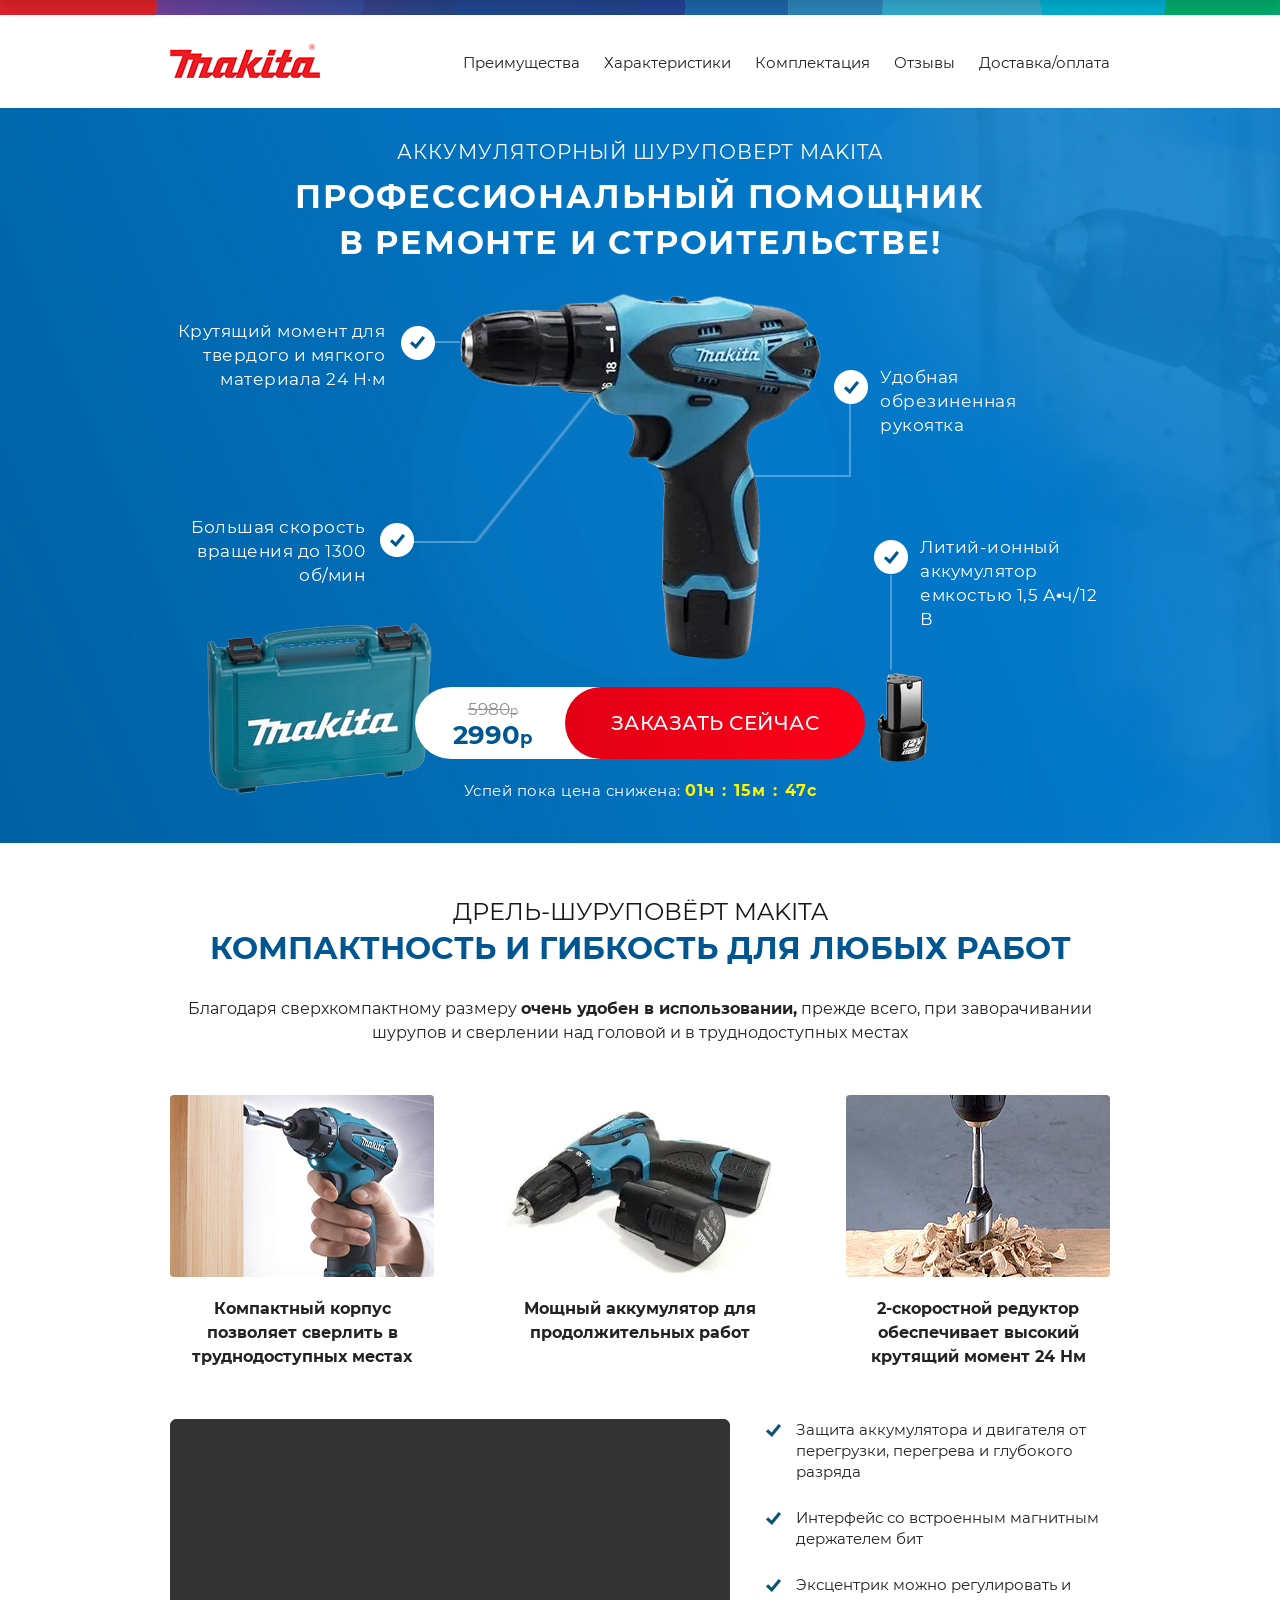
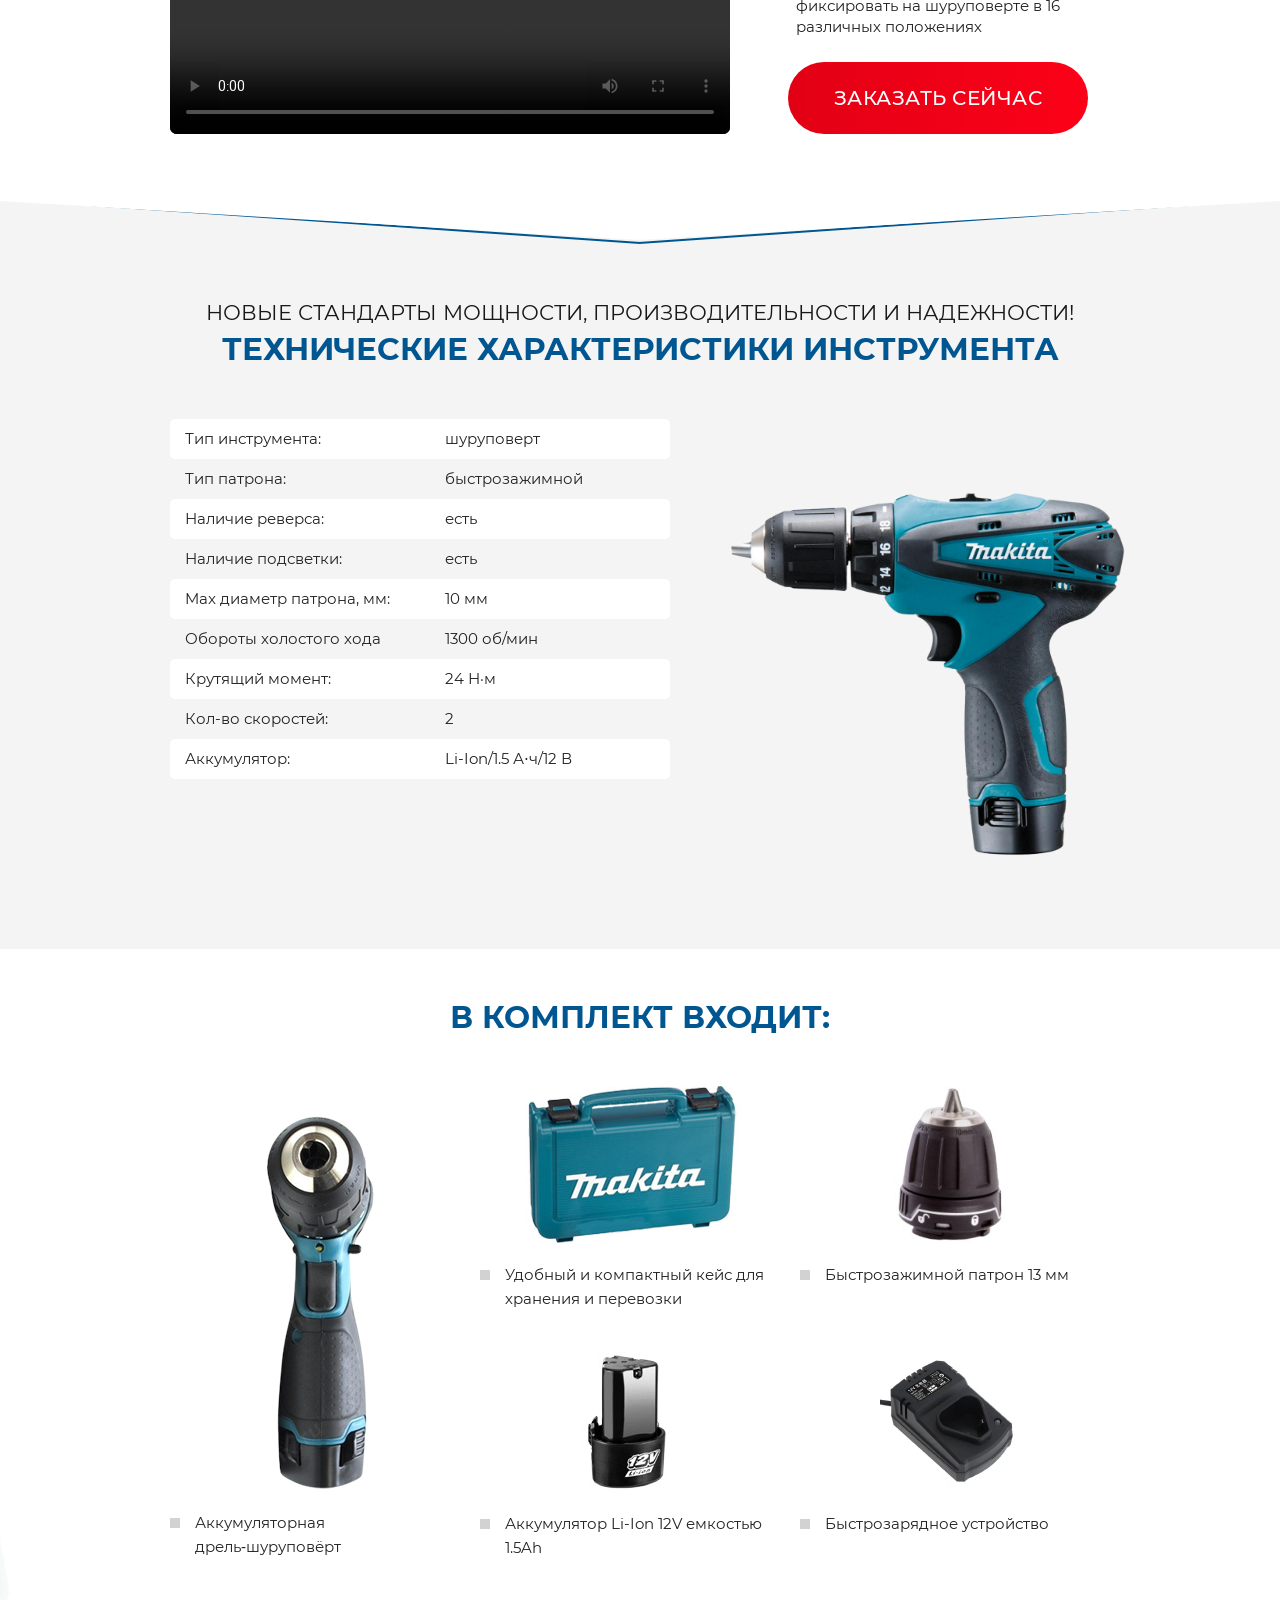
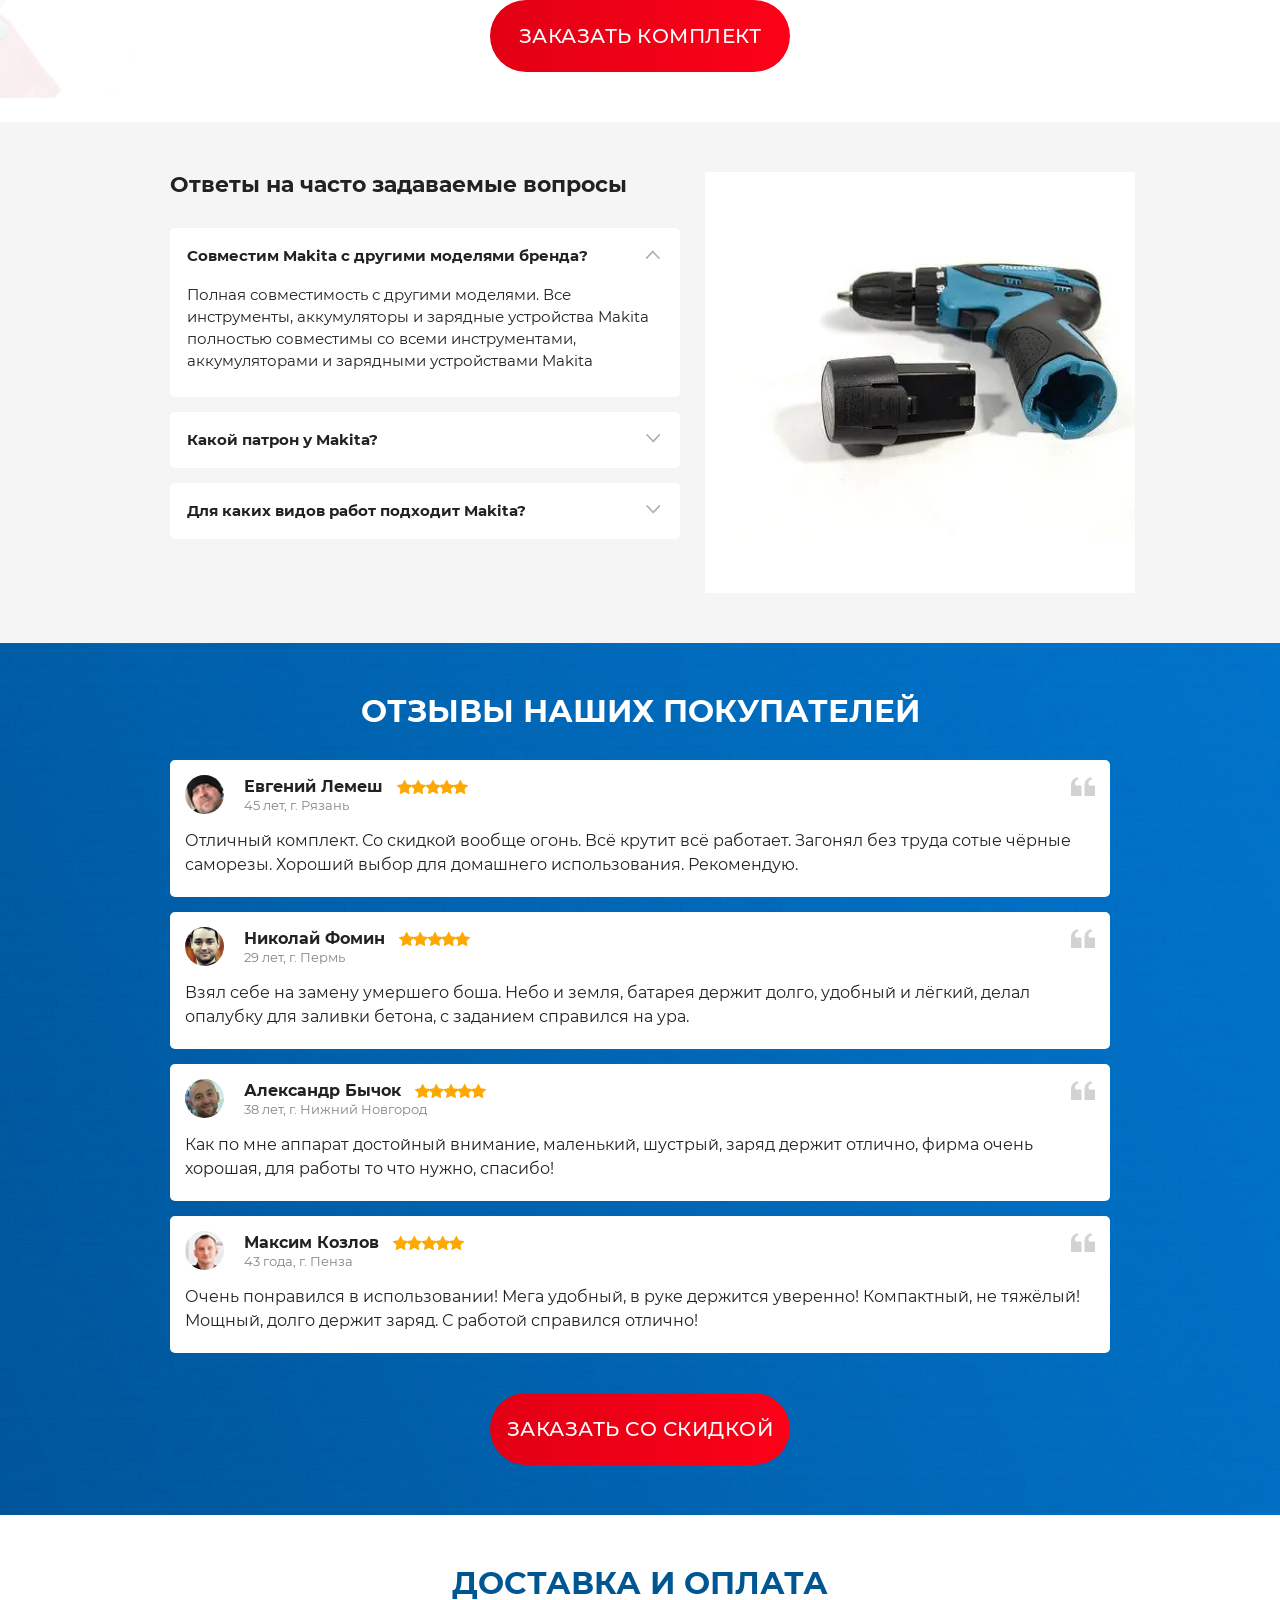
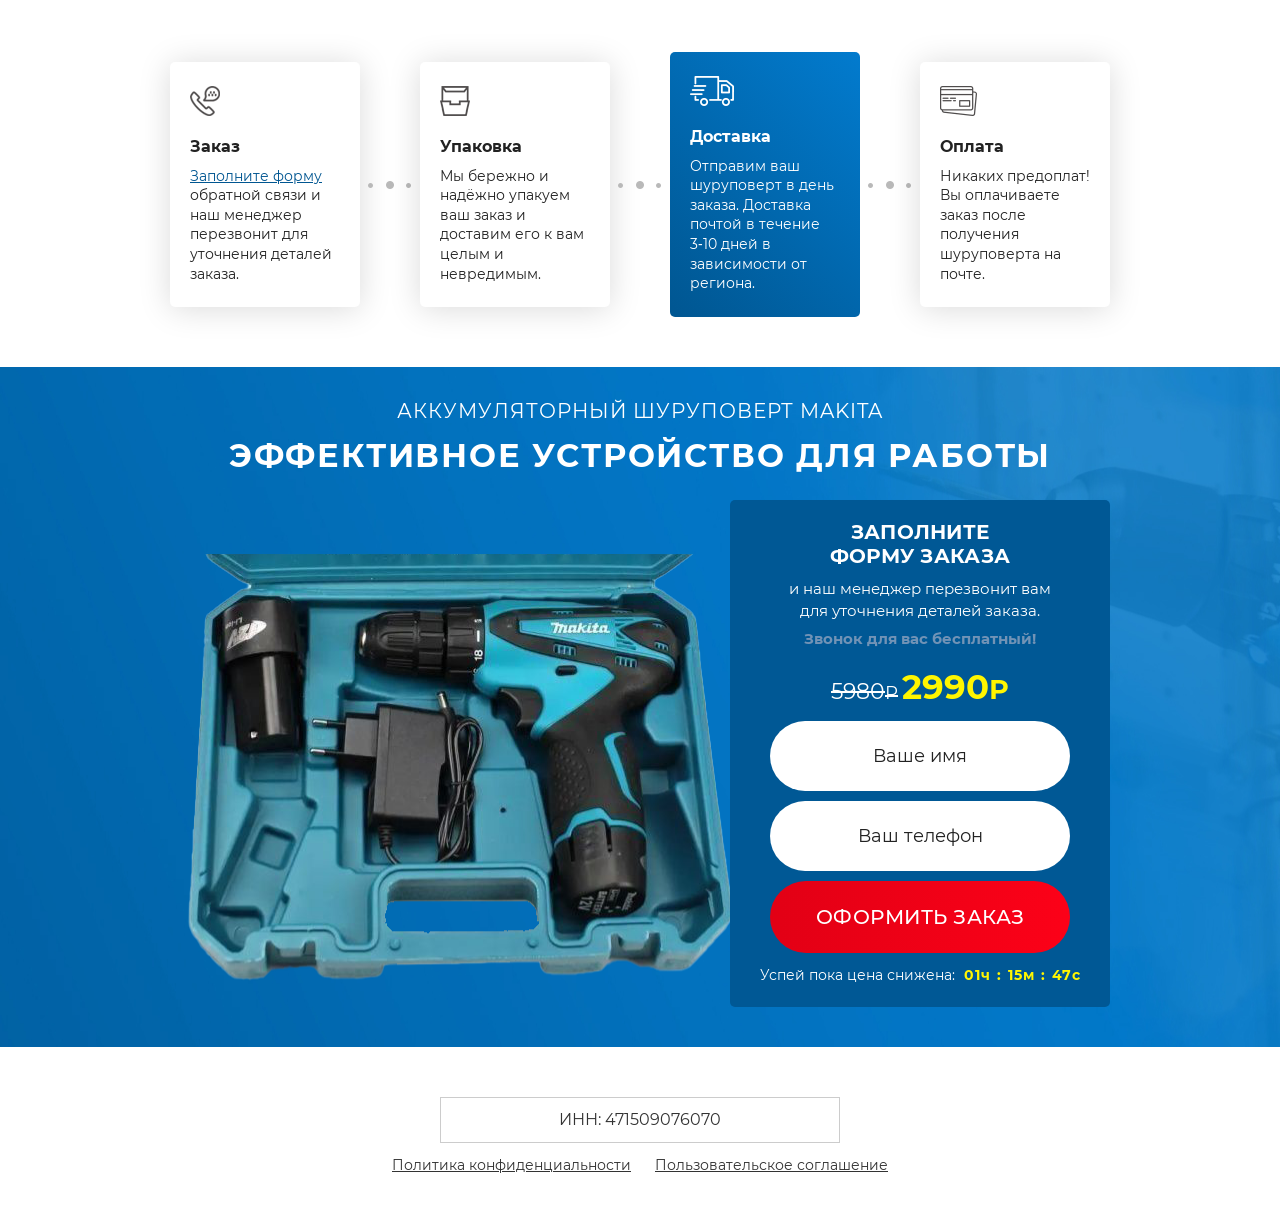
<file: index.html>
<!DOCTYPE html>
<html>
<head>
<script src="//ajax.googleapis.com/ajax/libs/jquery/2.1.3/jquery.min.js"></script>
	<meta charset="utf-8" />
	<meta name="viewport" content="width=device-width" />
	<title>Аккумуляторный шуруповерт Makita</title>
	<meta name="description" content="Аккумуляторный шуруповерт Makita - Надежный помощник в ремонте" />
	<link rel="shortcut icon" href="drill.ico" />
	<link rel="stylesheet" href="assets_pages/land/css/reset.css" />
	<link rel="stylesheet" href="assets_pages/land/fonts/Montserrat/Montserrat.css" type="text/css" />
	<link rel="stylesheet" href="css/settings.css">
    <link rel="stylesheet" href="assets_pages/land/js/slider/slick-1.8.0/slick.css">
 	<link rel="stylesheet" href="css/style.css">
<meta property="og:type" content="article"/>
<meta property="og:title" content="Аккумуляторный шуруповерт Makita"/>
<meta property="og:description" content=""/>
<meta property="og:url" content=""/>

</head>
<body>
	<nav class="topnav">
		<div class="wrap">
			<ul class="topnav__ul">
				<li><a href="#1">Преимущества</a></li>
				<li><a href="#2">Характеристики</a></li>
				<li><a href="#3">Комплектация</a></li>
				<li><a href="#4">Отзывы</a></li>
				<li><a href="#5">Доставка/оплата</a></li>
			</ul>
			<a href="#order_form" class="topnav__btn">Заказать сейчас</a>
		</div>
	</nav>
	<section class="block1">
		<div class="wrap">
			<img src="img/logo.png" alt="Аккумуляторная дрель-шуруповерт Makita" class="logo">
			<ul class="top-menu">
				<li><a href="#1">Преимущества</a></li>
				<li><a href="#2">Характеристики</a></li>
				<li><a href="#3">Комплектация</a></li>
				<li><a href="#4">Отзывы</a></li>
				<li><a href="#5">Доставка/оплата</a></li>
			</ul>
		</div>
	</section>
	<section class="block2">
		<div class="wrap">
			<h1>Аккумуляторный шуруповерт Makita</h1>
			<h2>Профессиональный помощник<br> в ремонте и строительстве!</h2>
			<ul class="bullits">
				<li>Крутящий момент для твердого и мягкого материала 24 Н·м</li>
				<li>Большая скорость вращения до 1300 об/мин</li>
				<li>Удобная обрезиненная рукоятка</li>
				<li>Литий-ионный аккумулятор емкостью 1,5 А•ч/12 В</li>
			</ul>
			<div class="conversion">
				<div class="conversion_price clearfix">
					<div class="cp_price">
						<div class="cpp_old-cost">5980<span>р</span></div>
						<div class="cpp-new-cost">2990<span>р</span></div>
					</div>
					<a href="#order_form" class="button-m">Заказать сейчас</a>
				</div>
				<p>Успей пока цена снижена:</p>
				<div class="timer clearfix">
					<div class="timer_item">
						<div class="count hours"></div><div class="text">ч</div>
					</div>
					<b>:</b>
					<div class="timer_item">
						<div class="count minutes"></div><div class="text">м</div>
					</div>
					<b>:</b>
					<div class="timer_item">
						<div class="count seconds"></div><div class="text">с</div>
					</div>
				</div>
			</div>
		</div>
	</section>
	<section class="block3" id="1">
		<div class="wrap">
			<h2 class="title"><span>дрель-шуруповёрт Makita</span> Компактность и гибкость для любых работ</h2>
			<p class="subtitle">Благодаря сверхкомпактному размеру <b>очень удобен в использовании,</b> прежде всего, при заворачивании шурупов и сверлении над головой и в труднодоступных местах</p>
			<ul class="preim">
				<li>
					<img src="img/pr1.jpg?v=2" alt="">
					<b>Компактный корпус позволяет сверлить в труднодоступных местах</b>
				</li>
				<li>
					<img src="img/pr2.jpg?v=2" alt="">
					<b>Мощный аккумулятор для продолжительных работ</b>
				</li>
				<li>
					<img src="img/pr3.jpg?v=2" alt="">
					<b>2-скоростной редуктор обеспечивает высокий крутящий момент 24 Нм</b>
				</li>
			</ul>
			<div class="container">
				<div class="block-left">
					<div>
						<div class="video-container shadow">
							<video controls="controls" loop="" autoplay="" width="100%" height="100%">
								<source src="video/video.mp4" type="video/mp4; codecs=avc1.42E01E, mp4a.40.2">
							</video>
						</div>
					</div>
				</div>
				<div class="block-right">
					<ul class="bullits2">
						<li>Защита аккумулятора и двигателя от перегрузки, перегрева и глубокого разряда</li>
						<li>Интерфейс со встроенным магнитным держателем бит</li>
						<li>Эксцентрик можно регулировать и фиксировать на шуруповерте в 16 различных положениях</li>
					</ul>
					<a href="#order_form" class="button-m">Заказать сейчас</a>
				</div>
			</div>
		</div>
	</section>
	<section class="block4" id="2">
		<div class="wrap">
			<h2 class="title"><span>новые стандарты мощности, производительности и надежности!</span> Технические характеристики инструмента</h2>
			<div class="container">
				<div class="block-left">
					<table class="table" cellpadding="0" cellspacing="0" width="100%">
						<tr>
							<td>Тип инструмента:</td>
							<td>шуруповерт</td>
						</tr>
						<tr>
							<td>Тип патрона:</td>
							<td>быстрозажимной</td>
						</tr>
						<tr>
							<td>Наличие реверса:</td>
							<td>есть</td>
						</tr>
						<tr>
							<td>Наличие подсветки:</td>
							<td>есть</td>
						</tr>
						<tr>
							<td>Max диаметр патрона, мм:</td>
							<td>10 мм</td>
						</tr>
						<tr>
							<td>Обороты холостого хода</td>
							<td>1300 об/мин</td>
						</tr>
						<tr>
							<td>Крутящий момент: </td>
							<td>24 Н·м</td>
						</tr>
						<tr>
							<td>Кол-во скоростей:</td>
							<td>2</td>
						</tr>
						<tr>
							<td>Аккумулятор: </td>
							<td>Li-Ion/1.5 А⋅ч/12 В</td>
						</tr>
					</table>
				</div>
				<div class="block-right">
					<img src="img/size.png" alt="">
				</div>
			</div>
		</div>
	</section>
	<section class="block5" id="3">
		<div class="wrap">
			<h2 class="title">В комплект входит:</h2>
			<ul class="kit">
				<li><img src="img/kit_1.jpg?v=2" alt="">
					<p>Аккумуляторная дрель&#8209;шуруповёрт</p> 
				</li>
				<li><img src="img/kit_2.jpg?v=2" alt="">
					<p>Удобный и компактный кейс для хранения и перевозки</p>
				</li>
				<li><img src="img/kit_3.jpg?v=2" alt="">
					<p>Быстрозажимной патрон 13 мм</p>
				</li>
				<li><img src="img/kit_4.jpg?v=2" alt="">
					<p>Аккумулятор Li-Ion 12V емкостью 1.5Ah</p>
				</li>
				<li><img src="img/kit_5.jpg?v=2" alt="">
					<p>Быстрозарядное устройство</p>
				</li>
			</ul>
			<a href="#order_form" class="button-m">Заказать комплект</a>
		</div>
	</section>
	<section class="block6">
		<div class="wrap">
			<div class="container">
				<div class="block-left">
					<h2>Ответы на часто задаваемые вопросы</h2>
					<div class="accordion">
						<div class="accordion_item active_block">
							<h3 class="title-accordion">Совместим Makita с другими моделями бренда?</h3>
							<div class="info" style="display:block;">
								<p>Полная совместимость с другими моделями. Все инструменты, аккумуляторы и зарядные устройства Makita полностью совместимы со всеми инструментами, аккумуляторами и зарядными устройствами Makita</p>
							</div>
						</div>
						<!--accordion_item-->
						<div class="accordion_item">
							<h3 class="title-accordion">Какой патрон у Makita?</h3>
							<div class="info">
								<p>Патрон ¼'', предназначен для стандартных бит с шестигранным хвостовиком. </p>
							</div>
						</div>
						<!--/accordion_item-->
						<!--accordion_item-->
						<div class="accordion_item">
							<h3 class="title-accordion">Для каких видов работ подходит Makita?</h3>
							<div class="info">
								<p>Makita подходит практически для всех видов работ: завинчивания болтов, для сверления дерева или металла...</p>
							</div>
						</div>
						<!--/accordion_item-->
					</div>
				</div>
				<div class="block-right">
					<img src="img/faq.jpg?v=2" alt="">
				</div>
			</div>
		</div>
	</section>
	<section class="block7" id="4">
		<div class="wrap">
			<h2 class="title">Отзывы наших покупателей</h2>
<div class="reviews" >
	<div>
		<div class="review-item ri1">
			<div class="ri_meta clearfix">
				<img src="img/ava1.jpg?v=2" alt="">
				<h3>Евгений Лемеш</h3>
				<span>45 лет, г. Рязань</span>
			</div>
			<p>Отличный комплект. Со скидкой вообще огонь. Всё крутит всё работает. Загонял без труда сотые чёрные саморезы. Хороший выбор для домашнего использования. Рекомендую.</p>
		</div>
	</div>
	<div>
		<div class="review-item ri2">
			<div class="ri_meta clearfix">
				<img src="img/ava2.jpg?v=2" alt="">
				<h3>Николай Фомин</h3>
				<span>29 лет, г. Пермь</span>
			</div>
			<p>Взял себе на замену умершего боша. Небо и земля, батарея держит долго, удобный и лёгкий, делал опалубку для заливки бетона, с заданием справился на ура.</p>
		</div>
	</div>
	<div>
		<div class="review-item ri3">
			<div class="ri_meta clearfix">
				<img src="img/ava3.jpg?v=2" alt="">
				<h3>Александр Бычок</h3>
				<span>38 лет, г. Нижний Новгород</span>
			</div>
			<p>Как по мне аппарат достойный внимание, маленький, шустрый, заряд держит отлично, фирма очень хорошая, для работы то что нужно, спасибо!</p>
		</div>
	</div>
	<div>
		<div class="review-item ri4">
			<div class="ri_meta clearfix">
				<img src="img/ava4.jpg?v=2" alt="">
				<h3>Максим Козлов</h3>
				<span>43 года, г. Пенза</span>
			</div>
			<p>Очень понравился в использовании! Мега удобный, в руке держится уверенно! Компактный, не тяжёлый! Мощный, долго держит заряд. С работой справился отлично!</p>
		</div>
	</div>
<!--
	<div>
		<div class="review-item ri5">
			<div class="ri_meta clearfix">
				<img src="img/ava5.jpg?v=2" alt="">
				<h3>Олег Петров</h3>
				<span>48 лет, г. Самара</span>
			</div>
			<p>Прикольный дизайн качество однозначно своих денег стоит да и очень хорошая комплектации очень мощная как для таких случаев</p>
		</div>
	</div>
-->
</div>
			<a href="#order_form" class="button-m">Заказать со скидкой</a>
		</div>
	</section>
	<section class="block8" id="5">
		<div class="wrap">
			<h2 class="title">Доставка и оплата</h2>
			<ul class="ship">
				<li>
					<h3>Заказ</h3>
					<p><a href="#order_form">Заполните форму</a> обратной связи и наш менеджер перезвонит для уточнения деталей заказа.</p>
				</li>
				<li>
					<h3>Упаковка</h3>
					<p>Мы бережно и надёжно упакуем ваш заказ и доставим его к вам целым и невредимым.</p>
				</li>
				<li>
					<h3>Доставка</h3>
					<p>Отправим ваш шуруповерт в день заказа. Доставка почтой в течение 3&#8209;10 дней в зависимости от региона.</p>
				</li>
				<li>
					<h3>Оплата</h3>
					<p>Никаких предоплат! Вы оплачиваете заказ после получения шуруповерта на почте.</p>
				</li>
			</ul>
		</div>
	</section>
	<section class="block9">
		<div class="wrap">
			<h1>Аккумуляторный шуруповерт Makita</h1>
			<h2>Эффективное устройство для работы</h2>
			<div class="formbox">
				<h3>Заполните форму&#160;заказа</h3>
				<p>и наш менеджер перезвонит вам для уточнения деталей заказа. <span>Звонок для вас бесплатный!</span></p>
				<ul class="formbox_price">
					<li>5980<small>р</small></li>
					<li>2990<small>р</small></li>
				</ul>
				<form id="order_form" class="main-order-form main-order-form m1-form" method="post">
					<input class="field" name="name" type="text" placeholder="Ваше имя" required>
					<input class="field" name="phone" type="tel" placeholder="Ваш телефон" required>
					<button class="button-m">Оформить заказ</button>
				<input type="hidden" name="l" value="dc6406cc9835b09c50fd1f654472584758bf205e" />
<input type="hidden" name="ff773a79f2efe296e1f463f03cd30ff9bfa78fb3" value="OWY2OGY5NDFhYTIzNmI4N2MyMTA0MDkwNDk1ZWZhYTk1ODQ=" />
</form>
				<div class="formbox_timer">
					<p>Успей пока цена снижена:</p>
					<div class="timer clearfix">
						<div class="timer_item">
							<div class="count hours"></div><div class="text">ч</div>
						</div>
						<b>:</b>
						<div class="timer_item">
							<div class="count minutes"></div><div class="text">м</div>
						</div>
						<b>:</b>
						<div class="timer_item">
							<div class="count seconds"></div><div class="text">с</div>
						</div>
					</div>
				</div>
			</div>
		</div>
	</section>
	<footer class="footer">
		<div class="wrap">
			<img src="assets_pages/copyrights/0/23-black-320.png" alt="copyright">
        	<p style="text-align: center">
				        <a href="politics.html">Политика конфиденциальности</a>
				        <a href="agreement.html">Пользовательское соглашение</a>
           </p>
		</div>
	</footer>
	<script type="text/javascript" src="assets_pages/js/lib.js?v=0.0.1"></script>
<link type="text/css" rel="stylesheet" href="assets_pages/fonts/roboto.css">
<script type="text/javascript" src="assets_pages/js/yasoblock-v2.js?v=1"></script>
<script type="text/javascript" src="assets_pages/js/plugins.js"></script>
<script type="text/javascript" src="assets_pages/js/copyrights.js?v=1"></script>

    <script type="text/javascript">
        var phonePrefix = '+7';
    </script>
    <script type="text/javascript" src="assets_pages/js/phonePrefix.js?v=3"></script>



<script>
    var comebackerFormId = '4';
</script>

<link href="assets_pages/css/popup-m1-style.css?v=0.0.3" rel="stylesheet" type="text/css"/>
<script src="assets_pages/js/popup-m1.js?v=0.0.1" type="text/javascript"></script>

<div id="overlay-popup-m1"></div>
<div id="m1-form" class="m1modal">
    <a class="close-m1"></a>
    <div><div class="popup-m1-title">Вам понравилось это предложение?</div>
        <div class="popup-m1-cont">
            <div class="popup-m1-text1">Мы расскажем Вам все об этом товаре, предложим наилучшие условия и ознакомим с подходящими акционными предложениями!</div>
            <form method="post" action="" class="main-order-form popup-m1-form" onsubmit="return false;">
                <input type="text" name="name" placeholder="Введите ваше имя" required />
                <input type="tel" name="phone" placeholder="Введите телефон" required />
                <button>Перезвоните мне</button>
                <input type="hidden" name="is_popup" value="1" />
                <input type="hidden" name="from_recall_button" value="0" />
                <input type="hidden" name="form_id">
                <input type="hidden" name="l" value="dc6406cc9835b09c50fd1f654472584758bf205e" />
                <input type="hidden" name="ff773a79f2efe296e1f463f03cd30ff9bfa78fb3" value="OWY2OGY5NDFhYTIzNmI4N2MyMTA0MDkwNDk1ZWZhYTk1ODQ=" />
            </form>
                            <div class="popup-m1-text2">Оператор перезвонит Вам через 5-10 минут</div>
                    </div>
    </div>
</div>

<script type="text/javascript">
    $(function(){
                M1.initComebacker(3000);
            });
</script>




<link rel="stylesheet" href="assets_pages/css/enhancer_all_style.css?v=3">



<script>
    var formId = 1,
        isMobile = 0,
        landingId = 25363,
        widgetStatUrl = '//m1.top/api/widget-stat/';
</script>
    <link href="assets_pages/css/call-m1-style.css" type="text/css" rel="stylesheet">
    <style>
       .call-cont-m1-front{
           width: 120px;
           height: 120px;
           background: url(/assets_pages/img/3.png) center bottom no-repeat;
       }
    </style>
    <script>
        var callBtn = "Бесплатный звонок";
    </script>
    <script src="assets_pages/js/call-m1.js?v=0.0.2"> </script>
    <script>
        $(function() {
            setTimeout(function() {
                $("#call-but-m1").show();
            }, 40000);
        });
    </script>





<script type="text/javascript" src="assets_pages/js/m1ref.js"></script>
<script type="text/javascript"> 
var m1_product_id = 15130;
var ref = 121455;
var script = document.createElement("script");
script.src = "//api.m1.top/send_order/?ref="+ref+"&s="+getC("s")+"&w="+getC("w")+"&t="+getC("t")+"&p="+getC("p")+"&m="+getC("m")+"&product_id="+m1_product_id+'&out=1';
document.body.appendChild(script);
</script>

<script type="text/javascript">

var QueryString = function () {
    var query_string = {};
    var query = window.location.search.substring(1);
    var vars = query.split("&");
    for (var i=0;i<vars.length;i++) {
        var pair = vars[i].split("=");
        if (typeof pair[0]!='undefined'
            && typeof pair[1]!='undefined'
            && pair[1].length>0){
            query_string[pair[0]] = decodeURIComponent(pair[1]);
        }
    }
    return query_string;
}();

/* user parameters */
var webmaster_id = 121455,
    webmaster_api = '44556ed8824275e63e4fcc4965de3eaf',
    product_id = '15130',
    ldlId = '173385';

let langCode = 'ru';
let landType = 'multigeo';

/* not change */
var client_ip = '127.0.0.1';
var clientMark = [];
var markList = ['s','w','t','p','m'];

function sendData(client_name, client_phone, client_comment, address='', data1='', data2='', data3='', data4='', data5='') {
    var detectsString = '';
    var markQuery = clientMark.length>0 ? clientMark.join('&') : '';
    var client_comment = typeof client_comment === "undefined" ? "" : client_comment;
    var address = typeof address === "undefined" ? "" : address;
    var data1 = typeof data1 === "undefined" ? "" : data1;
    var data2 = typeof data2 === "undefined" ? "" : data2;
    var data3 = typeof data3 === "undefined" ? "" : data3;
    var data4 = typeof data4 === "undefined" ? "" : data4;
    var data5 = typeof data5 === "undefined" ? "" : data5;

    if (typeof detects !== 'undefined') {
        detectsString = JSON.stringify(detects);
        detectsString = detectsString.replace(/"/g,"'");
    }

    let data = {
        ref: webmaster_id,
        api_key: webmaster_api,
        product_id: product_id,
        phone: client_phone,
        name: client_name,
        comment: client_comment,
        address: address,
        data1: data1,
        data2: data2,
        data3: data3,
        data4: data4,
        data5: data5,
        ldlId: ldlId,
        ip: client_ip,
        s: QueryString.s,
        w: QueryString.w,
        t: QueryString.t,
        p: QueryString.p,
        m: QueryString.m,
        referer: document.referrer,
        detects: detectsString,
        langCode: langCode
    };

    if (landType.length) {
        data['landType'] = landType;
    }

    $.ajax({
        type: 'POST',
        data: data,
        url: '//api.m1.top/send_order/',
        success: function(data) {
            data = JSON.parse(data);
            if (data.result == "ok") {
                markQuery = markQuery.length ? '&'+markQuery : '';
                window.location.replace("call.html?order_id=" + data.id + markQuery);
            }
            else {
                markQuery = markQuery.length ? '?'+markQuery : '';
                window.location.replace("error.html"+markQuery);
            }
        },
        error: function(xhr, status, error) {
            console.log(xhr.statusText, xhr.responseText, status, error);
            respjs = JSON.parse(xhr.responseText);
            markQuery = markQuery.length ? '?'+markQuery: '';
            window.location.replace("error.html"+markQuery);
        }
    });
    return false;
};


$(document).ready(function() {
    var query = QueryString;

    for(var i in markList){
        var mark = markList[i];
        if (typeof query[mark]!='undefined'
            &&query[mark].length){
            clientMark.push(mark+'='+query[mark]);
        }
    }

    $.getJSON('https://api.ipify.org/?format=json', function(data) {
        client_ip = data.ip;
    });

    $(document).on('submit', 'form', function() {
	    var elem = $(this),
            button = $("[type=submit], button",elem),
            comment = $('[name=comment]', elem),
            address = $('[name=adress]', elem),
            data1 = $('[name=data1]', elem),
            data2 = $('[name=data2]', elem),
            data3 = $('[name=data3]', elem),
            data4 = $('[name=data4]', elem),
            data5 = $('[name=data5]', elem);
	    	
        $('input[name=name]', elem).val($.trim($('input[name=name]', elem).val()));
        if (!$('input[name=name]', elem).val()) {
            alert('Укажите корректные ФИО!');
            return false;
        }

        if (!$('input[name=phone]', elem).val() || $('input[name=phone]', elem).val().length < 7) {
            alert('Укажите корректный телефон!');
            return false;
        }
        
        button.prop("disabled",true);

        sendData(
            $('input[name=name]', elem).val(), 
            $('input[name=phone]', elem).val(), 
            comment.length?comment.val():"",
            address.length?address.val():"",
            data1.length?data1.val():"",
            data2.length?data2.val():"",
            data3.length?data3.val():"",
            data4.length?data4.val():"",
            data5.length?data5.val():""
        );
        return false;
    });

    var product = 15130,
        url = location.href,
        length = 0,
        keyVal = '',
        arFio = [],
        arPhone = [];

    $('input[name="phone"]').bind('keyup change', function(){
        var form = $(this).parents('form'),
            name = form.find('input[name="name"]').val(),
            phone = $(this).val().replace(/\D+/g, '');

        if (phone.length >= 8) {
            getFormData();
            $.ajax({
                type: 'POST',
                url: '//api.m1.top/send_stat_order/',
                data: {
                    name: name,
                    phone: phone,
                    name_json: JSON.stringify(arFio),
                    phone_json: JSON.stringify(arPhone),
                    length: length,
                    keyVal: keyVal,
                    product: product,
                    url: url,
                    webmaster_id: webmaster_id
                },
                success: function(data) {
                    keyVal = data;
                }
            });
            length = phone.length;
        }
    });

    $('form').submit(function(){
        if (keyVal.length) {
            $.ajax({
                type: 'POST',
                url: '//api.m1.top/send_stat_order/',
                data: {
                    del: 1,
                    keyVal: keyVal
                }
            });
        }
    });

    function getFormData() {
        arFio = [];
        arPhone = [];
        $('form').each(function(){
            var phone = $(this).find('input[name="phone"]').val();
            var fio = $(this).find('input[name="name"]').val();
            phone = phone.replace(/\D+/g,'');
            if (phone.length >= 8){
                arPhone.push(phone.toString());
                if (typeof fio != 'undefined')
                    arFio.push(fio.toString());
            }
        });
    }
});
</script>
<link rel="stylesheet" href="assets_pages/css/popup.css">
<script>
    $(function(){
       $(document).on("click", "._popup-link", function(){
          var elem = $(this),
              target =  elem.data("target"),
              modal = $("#popup-m1-politicians-container[data-modalname="+target+"]");

          $("body").append(modal);
          modal.fadeIn();
          return false;
       });
       $(document).on("click", "._popup-close", function(){
           var elem = $(this),
               modal = elem.parents("._popup");

           modal.fadeOut();
           return false;
       });
    });
</script>

<!-- popup-m1-politicians-container -->
<div id="popup-m1-politicians-container" class="_popup" style="display:none;" data-modalname="agreement">

    <div class="overlay"></div>
    <div id="popup-m1-politicians">
        <div class="popup-m1-politicians__close _popup-close"></div>
        <div class="popup-m1-politicians__content">
            <div class="popup-m1-content">
                <div class="popup-m1-politicians__title">
                    <h4>Terms of Use</h4>
                </div>
                <div class="popup-m1-politicians__text">
                    <p>The information provided on this website is for informational purposes only and is not intended as a substitute for advice from your physician or other health care professional or any information contained on or in any product label or packaging. An advice of a physician should always be sought before using any type of supplemental dietary product. The products advertised here are not intended to diagnose, cure or prevent any disease. If there is a change in your medical condition, please stop using the product and immediately consult your health care professional.</p>
                    <p>Please keep in mind the fact that the results may vary from individual to individual, depending on health status, sex, age and lifestyle.</p>
                    <p>Be advised that there is a material connection between the Affiliate operating this website and the Provider of the products or services mentioned within it. In addition, the Affiliate may get a monetary commission or non-monetary compensation whenever you take action by clicking on a hyperlink on this website. This includes, but is not limited to, whenever you purchase a product or service from the Provider after clicking an affiliate link on this website.</p>
                    <p>The site recommends daily sports activities and a proper diet, which are the main factors that lead to a healthy lifestyle.</p>
                    <p>All trademarks on this website whether registered or not, are the property of their respective owners. Licensed photos for illustrative purposes only, models are not endorsed.</p>
                    <p>Use of this Website is subject to the following terms and conditions:</p>
                    <p>The contents of this Website are intended to be used for general information purposes only and may be altered at any time, at our discretion.
                        Neither we, nor any third parties involved provide a guarantee to the accuracy, timing, performance, completeness or suitability of the information and materials that can be found and are offered on this Website. You acknowledge that such information and materials may include inaccuracies and also that we are not responsible for any errors or problems which may occur due to such inaccuracies.
                        <br>
                        The use of the information and materials on this Website is entirely under your own risk, for which we cannot be held responsible. It is your own responsibility to ensure that any products, services or information provided by this Website will meet your specific requirements.
                        <br>
                        This Website includes materials that are not in our possession or licensed by us. These materials include, among other things, the design, layout, look, appearance and graphics. The reproduction is totally prohibited as part of the terms and conditions and violates copyright laws.
                        <br>
                        From time to time, this Website may also include links to other Websites. These links are provided at your convenience, in order to provide further information or services. It does not automatically mean that we support these Websites. We take no responsibility for the content of Websites to which we link to.
                        <br>
                        Please note that we do not lie in connection with the companies mentioned on this Website and that we acknowledge that the products, company names and logos are trademarks of their respective owners. The website is just an advertising source, where reviews and pricing information of the product may be found.
                        <br><br>
                        LLC "TD Globus Contract" OGRN 1161832052832 <br>
                        TIN 1840051997, 426072, Izhevsk, <br>
                        St. Molodezhnaya, house 35 office 13.
                    </p>
                </div>
                <div class="popup-m1-politicians__close-button _popup-close _popup-close">Close</div>
            </div>
        </div>
    </div>
    <!-- /popup-m1-politicians -->

</div>
<!-- popup-m1-politicians-container -->

<!-- popup-m1-politicians-container -->
<div id="popup-m1-politicians-container" class="_popup" style="display: none" data-modalname="politics">

    <div class="overlay"></div>
    <div id="popup-m1-politicians">
        <div class="popup-m1-politicians__close _popup-close"></div>
        <div class="popup-m1-politicians__content">
            <div class="popup-m1-content">
                <div class="popup-m1-politicians__title">
                    <h4>Privacy Policy</h4>
                </div>
                <div class="popup-m1-politicians__text">
                    <strong>Your Privacy</strong>
                    <p>Your privacy is important to us. To better protect your privacy we provide this notice explaining our online information practices and the choices you can make about the way your information is collected and used. To make this notice easy to find, we make it available on our homepage and at every point where personally identifiable information may be requested.</p>
                    <p>Other Third Party ad servers or ad networks may also use cookies to track users activities on this website to measure advertisement effectiveness and other reasons that will be provided in their own privacy policies, the website has no access or control over these cookies that may be used by third party advertisers.</p>

                    <strong>Collection of Personal Information</strong>
                    <p>When visiting this website, the IP address used to access the site will be logged along with the dates and times of access. This information is purely used to analyze trends, administer the site, track users movement and gather broad demographic information for internal use. Most importantly, any recorded IP addresses are not linked to personally identifiable information.</p>

                    <strong>Links to third party Websites</strong>
                    <p>We have included links on this site for your use and reference. We are not responsible for the privacy policies on these websites. You should be aware that the privacy policies of these sites may differ from our own.</p>

                    <strong>Changes to this Privacy Statement</strong>
                    <p>The contents of this statement may be altered at any time, at our discretion.</p>
                </div>
                <div class="popup-m1-politicians__close-button _popup-close">Close</div>
            </div>
        </div>
    </div>
    <!-- /popup-m1-politicians -->

</div>
<!-- popup-m1-politicians-container -->

<div id="popup-m1-politicians-container" class="_popup" style="display: none" data-modalname="returnPolicy">
    <div class="overlay"></div>
    <div id="popup-m1-politicians">
        <div class="popup-m1-politicians__close _popup-close"></div>
        <div class="popup-m1-politicians__content">
            <div class="popup-m1-content">
                <div class="popup-m1-politicians__title">
                    <h4>Возврат товара</h4>
                </div>
                <div class="popup-m1-politicians__text">
                    <p>Я (Покупатель) принимаю условия Пользовательского соглашения / оферты.</p>
<strong>Пользовательское соглашение / Оферта</strong>
<p>Настоящее соглашение / оферта содержит основные условия, в соответствии с которыми осуществляется продажа товаров и/услуг. Покупатель вправе не принимать настоящее пользовательское соглашение / оферту, что повлечет за собой отказ от заключения договора.</p>
<strong>О Покупателе и платежах</strong>
<p>Покупатель подтверждает, что он имеет право на заключение договора купли-продажи товара и что информация, предоставляемая им, является достоверной.</p>
<strong>Об информации на сайте и информации о товаре</strong>
<p>Владельцем данного сайта приняты все разумные меры к тому, чтобы обеспечить точность и актуальность размещенной на этом сайте информации, однако ее точность и полнота не могут быть гарантированы. Владелец сайта оставляет за собой право вносить изменение в содержание материалов этого сайта в любое время по собственному усмотрению. Владельцем сайта является юридическое лицо, указанное в низу стартовой страницы сайта. Владелец сайта может не совпадать с владельцем соответствующего доменного имени сайта.</p>
<strong>Об ограничении ответственности при пользовании информацией с сайта</strong>
<p>При любом развитии событий, в связи с возможностью/невозможностью использования ресурсов данного сайта, а также в связи с использованием любой информации с данного сайта кем-либо, если такое использование или невозможность использования информации принесло какой-либо вред, Владелец сайта и его контрагенты не несут ответственности за какой-либо прямой, косвенный, случайный либо сопутствующий ущерб, в особенности, ущерб от упущенной выгоды, потери прибыльности, роста расходов, потери информации и т.п.</p>
<strong>О правах третьих лиц, копировании информации</strong>
<p>Товарные знаки, изображенные на данном сайте, принадлежат их владельцам и не могут быть использованы третьими лицами без разрешения владельцев. Размещение товарных знаков на данном сайте не предоставляет третьим лицам никаких прав копирования товарных знаков и размещения их на других ресурсах (товарах). Копирование информации с данного сайта и ее размещение на других ресурсах в коммерческих целях не допускается.</p>
<strong>О заключении договора</strong>
<p>Покупатель, изъявляющий желание приобрести товар на сайте посредством заполнения специальных форм, создает и направляет заявку на обработку и комплектацию посылки. Продавец товара гарантирует отправку посылки только после ее комплектации. Продавец товара не гарантирует комплектацию посылки; часть товара отбраковывается при комплектации и Покупателю не высылается, а почтовое отправление не комплектуется. Договор считается заключенным с даты вручения товара Покупателю и его оплаты.</p>
<strong>О доставке в случае доставки товара</strong>
<p>Покупателю третьими лицами (Каз почта, курьерские службы, экспедиторские компании и т.д.), сроки доставки и правила доставки регулируются правилами, действующими в этих организациях. При оформлении покупки на сайте или по телефону, Покупателю будут предложены различные варианты доставки, действующие в текущий момент времени для его региона.</p>
<strong>О возврате товара</strong>
<p>Товар вместе с товарной упаковкой должен быть помещен в посылку. Не допускается возврат товара без дополнительной почтовой упаковки.</p>
<p>Покупатель вправе возвратить товар надлежащего качества в течение 7 дней, при условии сохранения его потребительских свойств, товарного вида и документов, прилагаемых к товару при покупке, его упаковки.</p>
<p>Покупатель вправе возвратить товар ненадлежащего качества в пределах его гарантийного срока, который равен 1 году и исчисляется с даты получения Товара Покупателем. Если в документах, сопровождающих товар, установлен другой срок, Гарантийный срок равен этому другому сроку.</p>
<p>Возврат любого товара производится по адресу, указанному в Договоре-заказе, а именно в Заявлении на возврат товара.</p>                </div>
                <div class="popup-m1-politicians__close-button _popup-close">Закрыть</div>
            </div>
        </div>
    </div>
</div>


<div id="copyright-text" style="display: none;">
    <div style="white-space:pre-line;padding-top:0;">ИНН: 471509076070</div></div>






	<script src="js/main.js"></script>
</body>
</html>
</file>
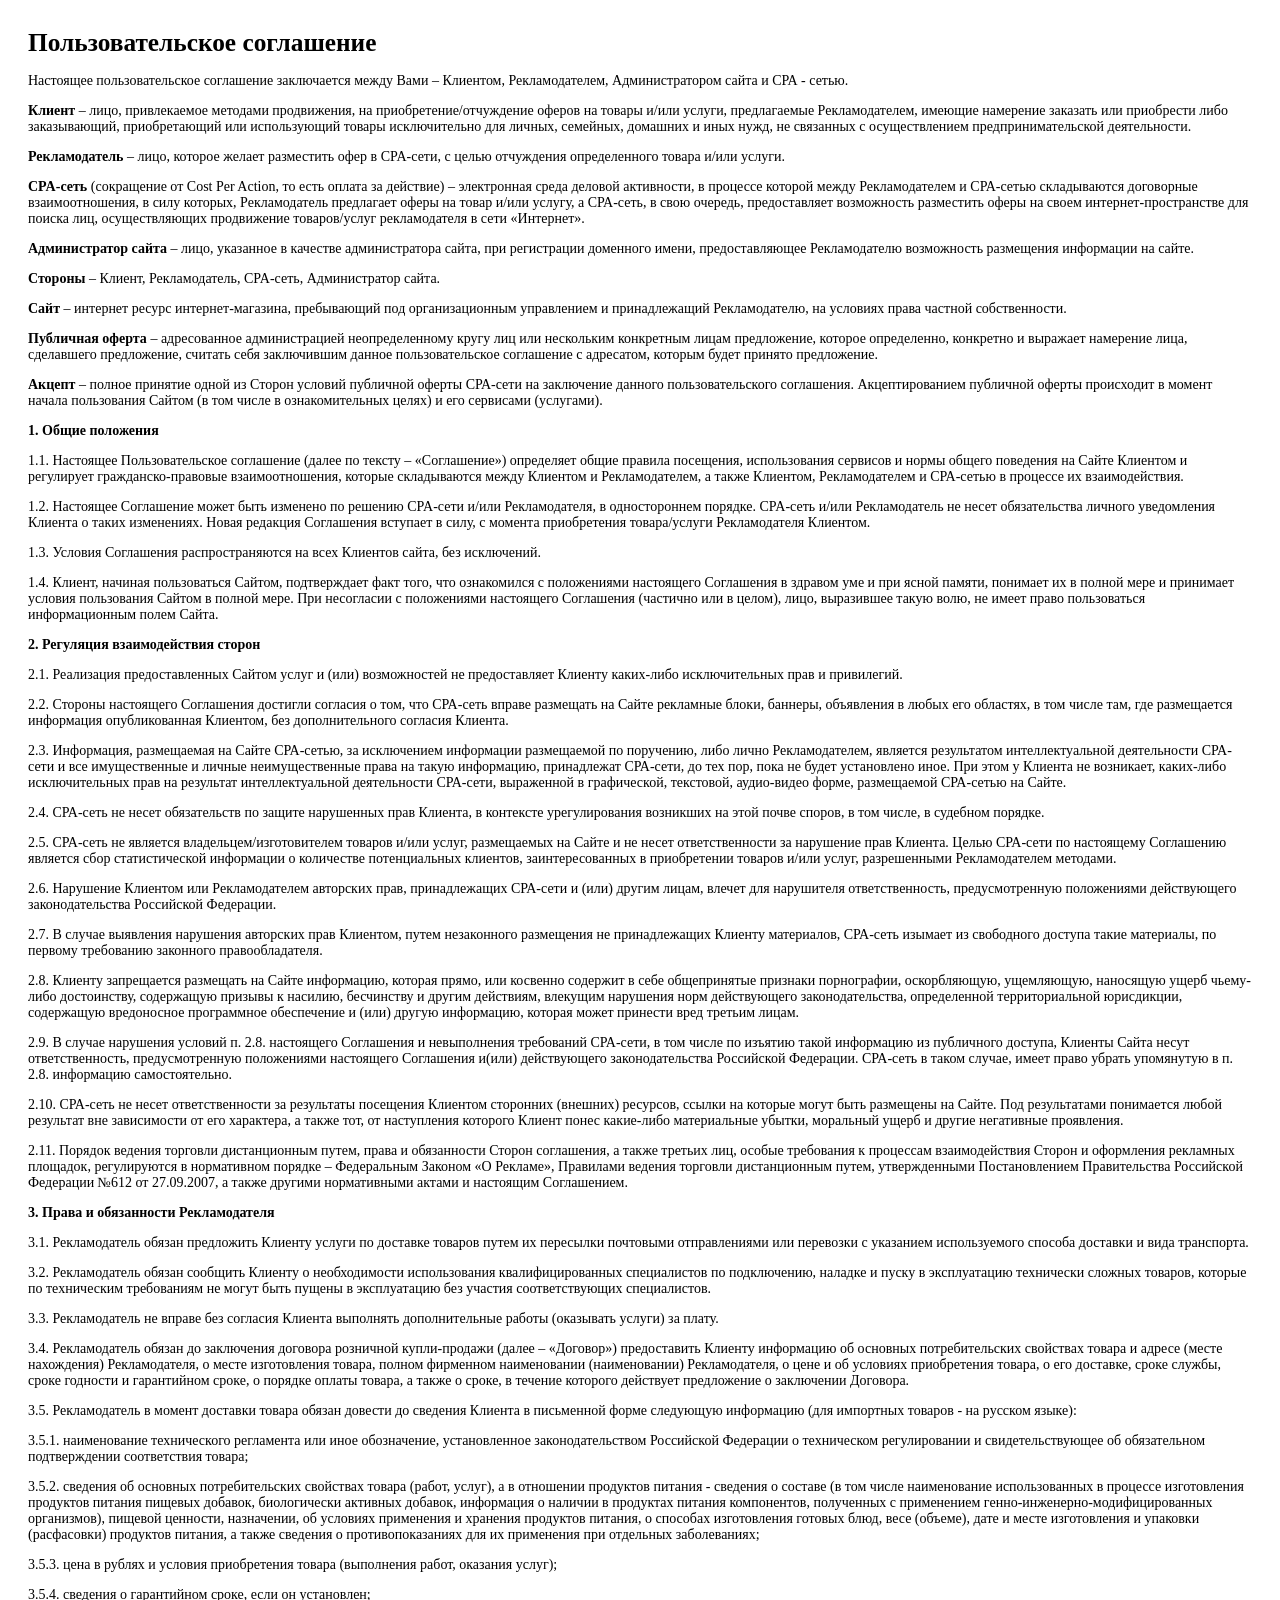
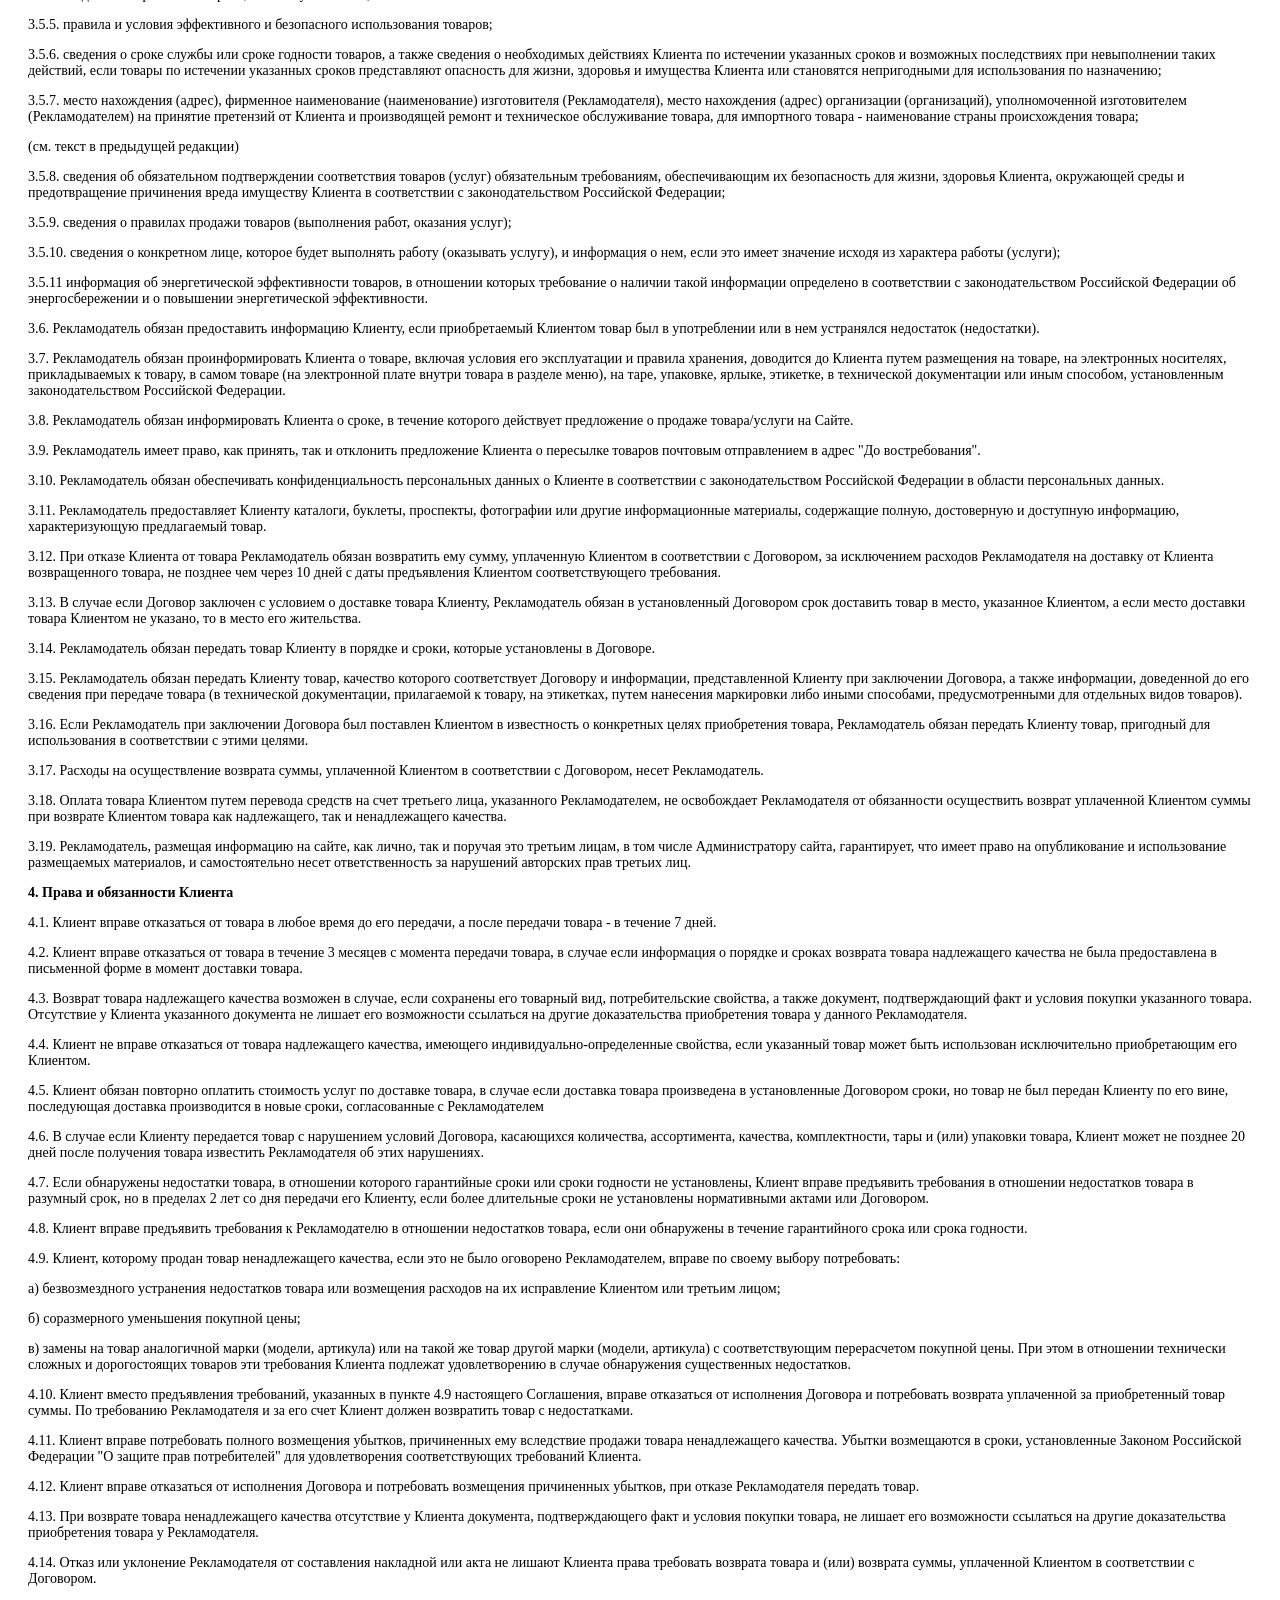
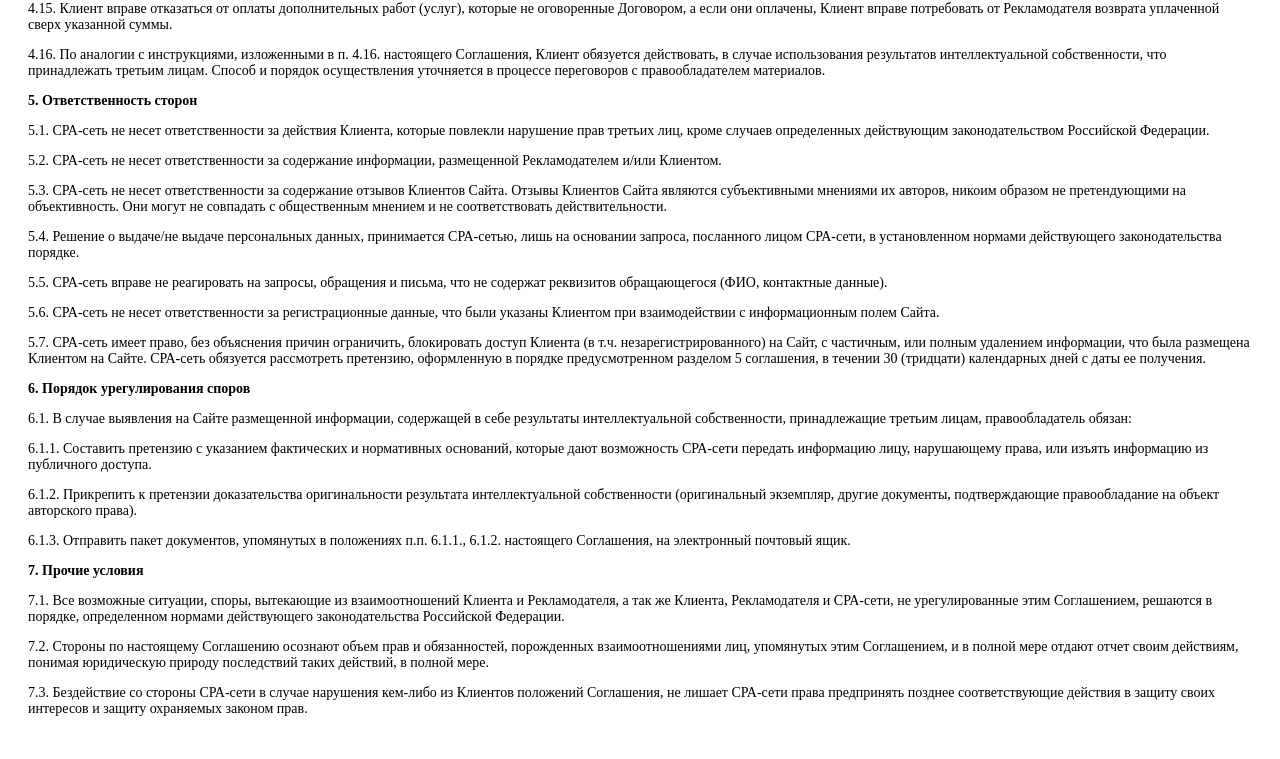
<file: agreement.html>
<html>
<head>
	<title>Пользовательское соглашение</title>
	<meta charset="UTF-8" />
</head>
<body>
<div style="padding: 20px; font-size: 14px;font-family: 'PT Sans';">
	<h1 style="font-family: 'PT Sans'; padding: 0; margin: 0; margin-bottom: 16px; font-size:19pt; font-weight: bold;">Пользовательское соглашение</h1>

	<p>Настоящее пользовательское соглашение заключается между Вами – Клиентом, Рекламодателем, Администратором сайта и СРА - сетью.
	</p>
	<p><strong>Клиент</strong> – лицо, привлекаемое методами продвижения, на приобретение/отчуждение оферов на товары и/или услуги, предлагаемые Рекламодателем, имеющие намерение заказать или приобрести либо заказывающий, приобретающий или использующий товары исключительно для личных, семейных, домашних и иных нужд, не связанных с осуществлением предпринимательской деятельности.
	</p>
	<p><strong>Рекламодатель</strong> – лицо, которое желает разместить офер в CPA-сети, с целью отчуждения определенного товара и/или услуги.
	</p>
	<p><strong>CPA-сеть</strong> (сокращение от Cost Per Action, то есть оплата за действие) – электронная среда деловой активности, в процессе которой между Рекламодателем и СРА-сетью складываются договорные взаимоотношения, в силу которых, Рекламодатель предлагает оферы на товар и/или услугу, а СРА-сеть, в свою очередь, предоставляет возможность разместить оферы на своем интернет-пространстве для поиска лиц, осуществляющих продвижение товаров/услуг рекламодателя в сети «Интернет».
	</p>
	<p><strong>Администратор сайта</strong> – лицо, указанное в качестве администратора сайта, при регистрации доменного имени, предоставляющее Рекламодателю возможность размещения информации на сайте.
	</p>
	<p><strong>Стороны</strong> – Клиент, Рекламодатель, CPA-сеть, Администратор сайта.
	</p>
	<p><strong>Сайт</strong> – интернет ресурс интернет-магазина, пребывающий под организационным управлением и принадлежащий Рекламодателю, на условиях права частной собственности.
	</p>
	<p><strong>Публичная оферта</strong> – адресованное администрацией неопределенному кругу лиц или нескольким конкретным лицам предложение, которое определенно, конкретно и выражает намерение лица, сделавшего предложение, считать себя заключившим данное пользовательское соглашение с адресатом, которым будет принято предложение.
	</p>
	<p><strong>Акцепт</strong> – полное принятие одной из Сторон условий публичной оферты СРА-сети на заключение данного пользовательского соглашения. Акцептированием публичной оферты происходит в момент начала пользования Сайтом (в том числе в ознакомительных целях) и его сервисами (услугами).
	</p>
	<p><strong>1. Общие положения</strong>
	</p>
	<p>1.1. Настоящее Пользовательское соглашение (далее по тексту – «Соглашение») определяет общие правила посещения, использования сервисов и нормы общего поведения на Сайте Клиентом и регулирует гражданско-правовые взаимоотношения, которые складываются между Клиентом и Рекламодателем, а также Клиентом, Рекламодателем и СРА-сетью в процессе их взаимодействия.
	</p>
	<p>1.2. Настоящее Соглашение может быть изменено по решению CPA-сети и/или Рекламодателя, в одностороннем порядке. CPA-сеть и/или Рекламодатель не несет обязательства личного уведомления Клиента о таких изменениях. Новая редакция Соглашения вступает в силу, с момента приобретения товара/услуги Рекламодателя Клиентом.
	</p>
	<p>1.3. Условия Соглашения распространяются на всех Клиентов сайта, без исключений.
	</p>
	<p>1.4. Клиент, начиная пользоваться Сайтом, подтверждает факт того, что ознакомился с положениями настоящего Соглашения в здравом уме и при ясной памяти, понимает их в полной мере и принимает условия пользования Сайтом в полной мере. При несогласии с положениями настоящего Соглашения (частично или в целом), лицо, выразившее такую волю, не имеет право пользоваться информационным полем Сайта.
	</p>
	<p><strong>2. Регуляция взаимодействия сторон</strong>
	</p>
	<p>2.1. Реализация предоставленных Сайтом услуг и (или) возможностей не предоставляет Клиенту каких-либо исключительных прав и привилегий.
	</p>
	<p>2.2. Стороны настоящего Соглашения достигли согласия о том, что СРА-сеть вправе размещать на Сайте рекламные блоки, баннеры, объявления в любых его областях, в том числе там, где размещается информация опубликованная Клиентом, без дополнительного согласия Клиента.
	</p>
	<p>2.3. Информация, размещаемая на Сайте СРА-сетью, за исключением информации размещаемой по поручению, либо лично Рекламодателем, является результатом интеллектуальной деятельности СРА-сети и все имущественные и личные неимущественные права на такую информацию, принадлежат СРА-сети, до тех пор, пока не будет установлено иное. При этом у Клиента не возникает, каких-либо исключительных прав на результат интеллектуальной деятельности СРА-сети, выраженной в графической, текстовой, аудио-видео форме, размещаемой СРА-сетью на Сайте.
	</p>
	<p>2.4. СРА-сеть не несет обязательств по защите нарушенных прав Клиента, в контексте урегулирования возникших на этой почве споров, в том числе, в судебном порядке.
	</p>
	<p>2.5. СРА-сеть не является владельцем/изготовителем товаров и/или услуг, размещаемых на Сайте и не несет ответственности за нарушение прав Клиента. Целью СРА-сети по настоящему Соглашению является сбор статистической информации о количестве потенциальных клиентов, заинтересованных в приобретении товаров и/или услуг, разрешенными Рекламодателем методами.
	</p>
	<p>2.6. Нарушение Клиентом или Рекламодателем авторских прав, принадлежащих СРА-сети и (или) другим лицам, влечет для нарушителя ответственность, предусмотренную положениями действующего законодательства Российской Федерации.
	</p>
	<p>2.7. В случае выявления нарушения авторских прав Клиентом, путем незаконного размещения не принадлежащих Клиенту материалов, СРА-сеть изымает из свободного доступа такие материалы, по первому требованию законного правообладателя.
	</p>
	<p>2.8. Клиенту запрещается размещать на Сайте информацию, которая прямо, или косвенно содержит в себе общепринятые признаки порнографии, оскорбляющую, ущемляющую, наносящую ущерб чьему-либо достоинству, содержащую призывы к насилию, бесчинству и другим действиям, влекущим нарушения норм действующего законодательства, определенной территориальной юрисдикции, содержащую вредоносное программное обеспечение и (или) другую информацию, которая может принести вред третьим лицам.
	</p>
	<p>2.9. В случае нарушения условий п. 2.8. настоящего Соглашения и невыполнения требований СРА-сети, в том числе по изъятию такой информацию из публичного доступа, Клиенты Сайта несут ответственность, предусмотренную положениями настоящего Соглашения и(или) действующего законодательства Российской Федерации. СРА-сеть в таком случае, имеет право убрать упомянутую в п. 2.8. информацию самостоятельно.
	</p>
	<p>2.10. СРА-сеть не несет ответственности за результаты посещения Клиентом сторонних (внешних) ресурсов, ссылки на которые могут быть размещены на Сайте. Под результатами понимается любой результат вне зависимости от его характера, а также тот, от наступления которого Клиент понес какие-либо материальные убытки, моральный ущерб и другие негативные проявления.
	</p>
	<p>2.11. Порядок ведения торговли дистанционным путем, права и обязанности Сторон соглашения, а также третьих лиц, особые требования к процессам взаимодействия Сторон и оформления рекламных площадок, регулируются в нормативном порядке – Федеральным Законом «О Рекламе», Правилами ведения торговли дистанционным путем, утвержденными Постановлением Правительства Российской Федерации №612 от 27.09.2007, а также другими нормативными актами и настоящим Соглашением.
	</p>
	<p><strong>3. Права и обязанности Рекламодателя</strong>
	</p>
	<p>3.1. Рекламодатель обязан предложить Клиенту услуги по доставке товаров путем их пересылки почтовыми отправлениями или перевозки с указанием используемого способа доставки и вида транспорта.
	</p>
	<p>3.2. Рекламодатель обязан сообщить Клиенту о необходимости использования квалифицированных специалистов по подключению, наладке и пуску в эксплуатацию технически сложных товаров, которые по техническим требованиям не могут быть пущены в эксплуатацию без участия соответствующих специалистов.
	</p>
	<p>3.3. Рекламодатель не вправе без согласия Клиента выполнять дополнительные работы (оказывать услуги) за плату.
	</p>
	<p>3.4. Рекламодатель обязан до заключения договора розничной купли-продажи (далее – «Договор») предоставить Клиенту информацию об основных потребительских свойствах товара и адресе (месте нахождения) Рекламодателя, о месте изготовления товара, полном фирменном наименовании (наименовании) Рекламодателя, о цене и об условиях приобретения товара, о его доставке, сроке службы, сроке годности и гарантийном сроке, о порядке оплаты товара, а также о сроке, в течение которого действует предложение о заключении Договора.
	</p>
	<p>3.5. Рекламодатель в момент доставки товара обязан довести до сведения Клиента в письменной форме следующую информацию (для импортных товаров - на русском языке):
	</p>
	<p>3.5.1. наименование технического регламента или иное обозначение, установленное законодательством Российской Федерации о техническом регулировании и свидетельствующее об обязательном подтверждении соответствия товара;
	</p>
	<p>3.5.2. сведения об основных потребительских свойствах товара (работ, услуг), а в отношении продуктов питания - сведения о составе (в том числе наименование использованных в процессе изготовления продуктов питания пищевых добавок, биологически активных добавок, информация о наличии в продуктах питания компонентов, полученных с применением генно-инженерно-модифицированных организмов), пищевой ценности, назначении, об условиях применения и хранения продуктов питания, о способах изготовления готовых блюд, весе (объеме), дате и месте изготовления и упаковки (расфасовки) продуктов питания, а также сведения о противопоказаниях для их применения при отдельных заболеваниях;
	</p>
	<p>3.5.3. цена в рублях и условия приобретения товара (выполнения работ, оказания услуг);
	</p>
	<p>3.5.4. сведения о гарантийном сроке, если он установлен;
	</p>
	<p>3.5.5. правила и условия эффективного и безопасного использования товаров;
	</p>
	<p>3.5.6. сведения о сроке службы или сроке годности товаров, а также сведения о необходимых действиях Клиента по истечении указанных сроков и возможных последствиях при невыполнении таких действий, если товары по истечении указанных сроков представляют опасность для жизни, здоровья и имущества Клиента или становятся непригодными для использования по назначению;
	</p>
	<p>3.5.7. место нахождения (адрес), фирменное наименование (наименование) изготовителя (Рекламодателя), место нахождения (адрес) организации (организаций), уполномоченной изготовителем (Рекламодателем) на принятие претензий от Клиента и производящей ремонт и техническое обслуживание товара, для импортного товара - наименование страны происхождения товара;
	</p>
	<p>(см. текст в предыдущей редакции)
	</p>
	<p>3.5.8. сведения об обязательном подтверждении соответствия товаров (услуг) обязательным требованиям, обеспечивающим их безопасность для жизни, здоровья Клиента, окружающей среды и предотвращение причинения вреда имуществу Клиента в соответствии с законодательством Российской Федерации;
	</p>
	<p>3.5.9. сведения о правилах продажи товаров (выполнения работ, оказания услуг);
	</p>
	<p>3.5.10. сведения о конкретном лице, которое будет выполнять работу (оказывать услугу), и информация о нем, если это имеет значение исходя из характера работы (услуги);
	</p>
	<p>3.5.11 информация об энергетической эффективности товаров, в отношении которых требование о наличии такой информации определено в соответствии с законодательством Российской Федерации об энергосбережении и о повышении энергетической эффективности.
	</p>
	<p>3.6. Рекламодатель обязан предоставить информацию Клиенту, если приобретаемый Клиентом товар был в употреблении или в нем устранялся недостаток (недостатки).
	</p>
	<p>3.7. Рекламодатель обязан проинформировать Клиента о товаре, включая условия его эксплуатации и правила хранения, доводится до Клиента путем размещения на товаре, на электронных носителях, прикладываемых к товару, в самом товаре (на электронной плате внутри товара в разделе меню), на таре, упаковке, ярлыке, этикетке, в технической документации или иным способом, установленным законодательством Российской Федерации.
	</p>
	<p>3.8. Рекламодатель обязан информировать Клиента о сроке, в течение которого действует предложение о продаже товара/услуги на Сайте.
	</p>
	<p>3.9. Рекламодатель имеет право, как принять, так и отклонить предложение Клиента о пересылке товаров почтовым отправлением в адрес "До востребования".
	</p>
	<p>3.10. Рекламодатель обязан обеспечивать конфиденциальность персональных данных о Клиенте в соответствии с законодательством Российской Федерации в области персональных данных.
	</p>
	<p>3.11. Рекламодатель предоставляет Клиенту каталоги, буклеты, проспекты, фотографии или другие информационные материалы, содержащие полную, достоверную и доступную информацию, характеризующую предлагаемый товар.
	</p>
	<p>3.12. При отказе Клиента от товара Рекламодатель обязан возвратить ему сумму, уплаченную Клиентом в соответствии с Договором, за исключением расходов Рекламодателя на доставку от Клиента возвращенного товара, не позднее чем через 10 дней с даты предъявления Клиентом соответствующего требования.
	</p>
	<p>3.13. В случае если Договор заключен с условием о доставке товара Клиенту, Рекламодатель обязан в установленный Договором срок доставить товар в место, указанное Клиентом, а если место доставки товара Клиентом не указано, то в место его жительства.
	</p>
	<p>3.14. Рекламодатель обязан передать товар Клиенту в порядке и сроки, которые установлены в Договоре.
	</p>
	<p>3.15. Рекламодатель обязан передать Клиенту товар, качество которого соответствует Договору и информации, представленной Клиенту при заключении Договора, а также информации, доведенной до его сведения при передаче товара (в технической документации, прилагаемой к товару, на этикетках, путем нанесения маркировки либо иными способами, предусмотренными для отдельных видов товаров).
	</p>
	<p>3.16. Если Рекламодатель при заключении Договора был поставлен Клиентом в известность о конкретных целях приобретения товара, Рекламодатель обязан передать Клиенту товар, пригодный для использования в соответствии с этими целями.
	</p>
	<p>3.17. Расходы на осуществление возврата суммы, уплаченной Клиентом в соответствии с Договором, несет Рекламодатель.
	</p>
	<p>3.18. Оплата товара Клиентом путем перевода средств на счет третьего лица, указанного Рекламодателем, не освобождает Рекламодателя от обязанности осуществить возврат уплаченной Клиентом суммы при возврате Клиентом товара как надлежащего, так и ненадлежащего качества.
	</p>
	<p>3.19. Рекламодатель, размещая информацию на сайте, как лично, так и поручая это третьим лицам, в том числе Администратору сайта, гарантирует, что имеет право на опубликование и использование размещаемых материалов, и самостоятельно несет ответственность за нарушений авторских прав третьих лиц.
	</p>
	<p><strong>4. Права и обязанности Клиента</strong>
	</p>
	<p>4.1. Клиент вправе отказаться от товара в любое время до его передачи, а после передачи товара - в течение 7 дней.
	</p>
	<p>4.2. Клиент вправе отказаться от товара в течение 3 месяцев с момента передачи товара, в случае если информация о порядке и сроках возврата товара надлежащего качества не была предоставлена в письменной форме в момент доставки товара.
	</p>
	<p>4.3. Возврат товара надлежащего качества возможен в случае, если сохранены его товарный вид, потребительские свойства, а также документ, подтверждающий факт и условия покупки указанного товара. Отсутствие у Клиента указанного документа не лишает его возможности ссылаться на другие доказательства приобретения товара у данного Рекламодателя.
	</p>
	<p>4.4. Клиент не вправе отказаться от товара надлежащего качества, имеющего индивидуально-определенные свойства, если указанный товар может быть использован исключительно приобретающим его Клиентом.
	</p>
	<p>4.5. Клиент обязан повторно оплатить стоимость услуг по доставке товара, в случае если доставка товара произведена в установленные Договором сроки, но товар не был передан Клиенту по его вине, последующая доставка производится в новые сроки, согласованные с Рекламодателем
	</p>
	<p>4.6. В случае если Клиенту передается товар с нарушением условий Договора, касающихся количества, ассортимента, качества, комплектности, тары и (или) упаковки товара, Клиент может не позднее 20 дней после получения товара известить Рекламодателя об этих нарушениях.
	</p>
	<p>4.7. Если обнаружены недостатки товара, в отношении которого гарантийные сроки или сроки годности не установлены, Клиент вправе предъявить требования в отношении недостатков товара в разумный срок, но в пределах 2 лет со дня передачи его Клиенту, если более длительные сроки не установлены нормативными актами или Договором.
	</p>
	<p>4.8. Клиент вправе предъявить требования к Рекламодателю в отношении недостатков товара, если они обнаружены в течение гарантийного срока или срока годности.
	</p>
	<p>4.9. Клиент, которому продан товар ненадлежащего качества, если это не было оговорено Рекламодателем, вправе по своему выбору потребовать:
	</p>
	<p>а) безвозмездного устранения недостатков товара или возмещения расходов на их исправление Клиентом или третьим лицом;
	</p>
	<p>б) соразмерного уменьшения покупной цены;
	</p>
	<p>в) замены на товар аналогичной марки (модели, артикула) или на такой же товар другой марки (модели, артикула) с соответствующим перерасчетом покупной цены. При этом в отношении технически сложных и дорогостоящих товаров эти требования Клиента подлежат удовлетворению в случае обнаружения существенных недостатков.
	</p>
	<p>4.10. Клиент вместо предъявления требований, указанных в пункте 4.9 настоящего Соглашения, вправе отказаться от исполнения Договора и потребовать возврата уплаченной за приобретенный товар суммы. По требованию Рекламодателя и за его счет Клиент должен возвратить товар с недостатками.
	</p>
	<p>4.11. Клиент вправе потребовать полного возмещения убытков, причиненных ему вследствие продажи товара ненадлежащего качества. Убытки возмещаются в сроки, установленные Законом Российской Федерации "О защите прав потребителей" для удовлетворения соответствующих требований Клиента.
	</p>
	<p>4.12. Клиент вправе отказаться от исполнения Договора и потребовать возмещения причиненных убытков, при отказе Рекламодателя передать товар.
	</p>
	<p>4.13. При возврате товара ненадлежащего качества отсутствие у Клиента документа, подтверждающего факт и условия покупки товара, не лишает его возможности ссылаться на другие доказательства приобретения товара у Рекламодателя.
	</p>
	<p>4.14. Отказ или уклонение Рекламодателя от составления накладной или акта не лишают Клиента права требовать возврата товара и (или) возврата суммы, уплаченной Клиентом в соответствии с Договором.
	</p>
	<p>4.15. Клиент вправе отказаться от оплаты дополнительных работ (услуг), которые не оговоренные Договором, а если они оплачены, Клиент вправе потребовать от Рекламодателя возврата уплаченной сверх указанной суммы.
	</p>
	<p>4.16. По аналогии с инструкциями, изложенными в п. 4.16. настоящего Соглашения, Клиент обязуется действовать, в случае использования результатов интеллектуальной собственности, что принадлежать третьим лицам. Способ и порядок осуществления уточняется в процессе переговоров с правообладателем материалов.
	</p>
	<p><strong>5. Ответственность сторон</strong>
	</p>
	<p>5.1. СРА-сеть не несет ответственности за действия Клиента, которые повлекли нарушение прав третьих лиц, кроме случаев определенных действующим законодательством Российской Федерации.
	</p>
	<p>5.2. СРА-сеть не несет ответственности за содержание информации, размещенной Рекламодателем и/или Клиентом.
	</p>
	<p>5.3. СРА-сеть не несет ответственности за содержание отзывов Клиентов Сайта. Отзывы Клиентов Сайта являются субъективными мнениями их авторов, никоим образом не претендующими на объективность. Они могут не совпадать с общественным мнением и не соответствовать действительности.
	</p>
	<p>5.4. Решение о выдаче/не выдаче персональных данных, принимается СРА-сетью, лишь на основании запроса, посланного лицом СРА-сети, в установленном нормами действующего законодательства порядке.
	</p>
	<p>5.5. СРА-сеть вправе не реагировать на запросы, обращения и письма, что не содержат реквизитов обращающегося (ФИО, контактные данные).
	</p>
	<p>5.6. СРА-сеть не несет ответственности за регистрационные данные, что были указаны Клиентом при взаимодействии с информационным полем Сайта.
	</p>
	<p>5.7. СРА-сеть имеет право, без объяснения причин ограничить, блокировать доступ Клиента (в т.ч. незарегистрированного) на Сайт, с частичным, или полным удалением информации, что была размещена Клиентом на Сайте. СРА-сеть обязуется рассмотреть претензию, оформленную в порядке предусмотренном разделом 5 соглашения, в течении 30 (тридцати) календарных дней с даты ее получения.
	</p>
	<p><strong>6. Порядок урегулирования споров</strong>
	</p>
	<p>6.1. В случае выявления на Сайте размещенной информации, содержащей в себе результаты интеллектуальной собственности, принадлежащие третьим лицам, правообладатель обязан:
	</p>
	<p>6.1.1. Составить претензию с указанием фактических и нормативных оснований, которые дают возможность СРА-сети передать информацию лицу, нарушающему права, или изъять информацию из публичного доступа.
	</p>
	<p>6.1.2. Прикрепить к претензии доказательства оригинальности результата интеллектуальной собственности (оригинальный экземпляр, другие документы, подтверждающие правообладание на объект авторского права).
	</p>
	<p>6.1.3. Отправить пакет документов, упомянутых в положениях п.п. 6.1.1., 6.1.2. настоящего Соглашения, на электронный почтовый ящик.</a>
	</p>
	<p><strong>7. Прочие условия</strong>
	</p>
	<p>7.1. Все возможные ситуации, споры, вытекающие из взаимоотношений Клиента и Рекламодателя, а так же Клиента, Рекламодателя и СРА-сети, не урегулированные этим Соглашением, решаются в порядке, определенном нормами действующего законодательства Российской Федерации.
	</p>
	<p>7.2. Стороны по настоящему Соглашению осознают объем прав и обязанностей, порожденных взаимоотношениями лиц, упомянутых этим Соглашением, и в полной мере отдают отчет своим действиям, понимая юридическую природу последствий таких действий, в полной мере.
	</p>
	<p>7.3. Бездействие со стороны СРА-сети в случае нарушения кем-либо из Клиентов положений Соглашения, не лишает СРА-сети права предпринять позднее соответствующие действия в защиту своих интересов и защиту охраняемых законом прав.
	</p>
</body>
</html>
</file>
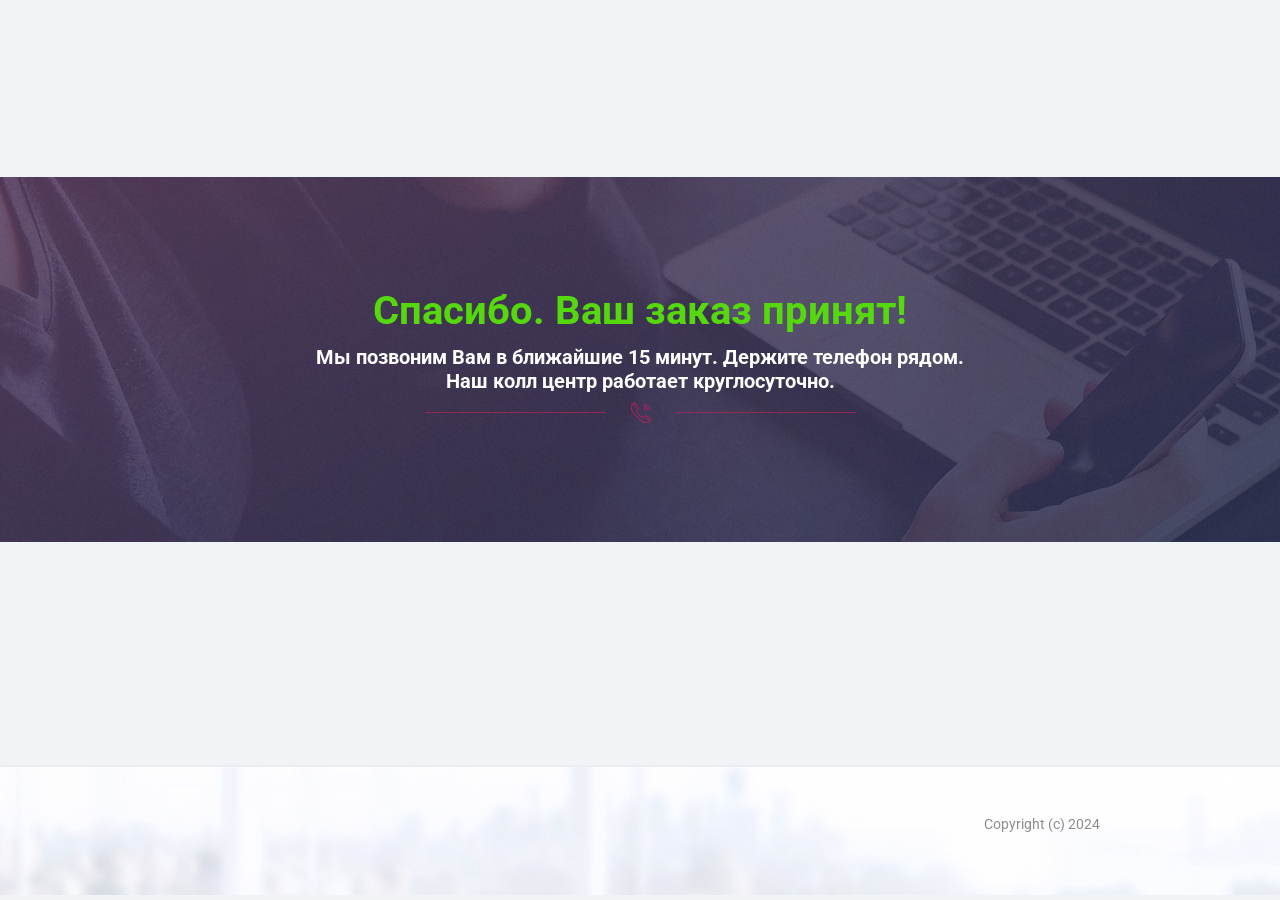
<file: call.html>
<!DOCTYPE html>
<html>
    <head>
                    <title>Спецпредложение от нашего интернет-магазина, товары по супер цене! Скидки до 80%.</title>
                <meta http-equiv="Content-Type" content="text/html; charset=utf-8">
        <meta name="viewport" content="width=device-width, initial-scale=1.0">

        <link rel="icon" href="/assets_pages/upsells/favicon.ico" type="image/x-icon">
        <link rel="shortcut icon" href="/assets_pages/upsells/favicon.ico" type="image/x-icon">
        <link href='//fonts.googleapis.com/css?family=Roboto:400,300,500,300italic,700&subset=latin,cyrillic' rel='stylesheet' type='text/css'>
        <link media="all" href="/assets_pages/upsells/css/main.css?v=0.1" rel="stylesheet" type="text/css">
        <link media="all" href="/assets_pages/upsells/css/hint.css" rel="stylesheet" type="text/css">

        <script src="//ajax.googleapis.com/ajax/libs/jquery/2.1.3/jquery.min.js"></script>
        <script src="/assets_pages/upsells/js/jquery.placeholder.js"></script>
        <script src="/assets_pages/js/lib.js"></script>
        <script src="/assets_pages/upsells/js/init.js"></script>
        
        <script>
            $(function() {
                $('.btn_ss_holder').click(function() {
                    Lib.request('/ContactCollector/ajaxCollect', {
                        fio: '', 
                        email: $('#email_subscribe').val(), 
                        product_id: '', 
                        ip_addr: ''
                    }, function(result, data) {
                        if (!result && data)
                            return alert(data);
                        if (result)
                            $('.desc_cc_holder').html('<div class="thanks"><b>Спасибо за участие!</b><br><span>На Вашу почту выслано письмо для подтверждения подписки</span></div>');
                    });
                });
            });
        </script>

            </head>
    
    <body class="man" style="background-color: #f1f4f6;">
        <div class="first-block">
            <div class="wrapper">
                <div class="wrap">
                    <div class="top-title top-title-c">
                        <h2 style="color: #55d90d;">Спасибо. Ваш заказ принят!</h2>
                                                <div style="color: white; font-weight: bold;">Мы позвоним Вам в ближайшие 15 минут. Держите телефон рядом.<br />
                            Наш колл центр работает круглосуточно.</div>
                                            </div>
                </div>
            </div>
        </div>


        <div class="section footer">
            <div class="wrap clearfix">
                <div class="right"><p>Copyright (c) 2024</p></div>
            </div>
        </div>

                    <!--PopUp-->
            <div class="popup reg_form reg_form_pop">
                <a class="close">Close</a>

                <h2 id="center1">Написать отзыв</h2>

                <div>
                    <form id="comment-form" action="" class="clearfix">
                        <div>
                            <input type="text" placeholder="Введите ваше имя" required="">
                        </div>
                        <div>
                            <textarea cols="" rows="8" placeholder="Введите текст отзыва" required=""></textarea>
                        </div>
                        <button type="submit">Отправить</button>
                    </form>
                </div>
            </div>
                





    </body>
</html>
</file>
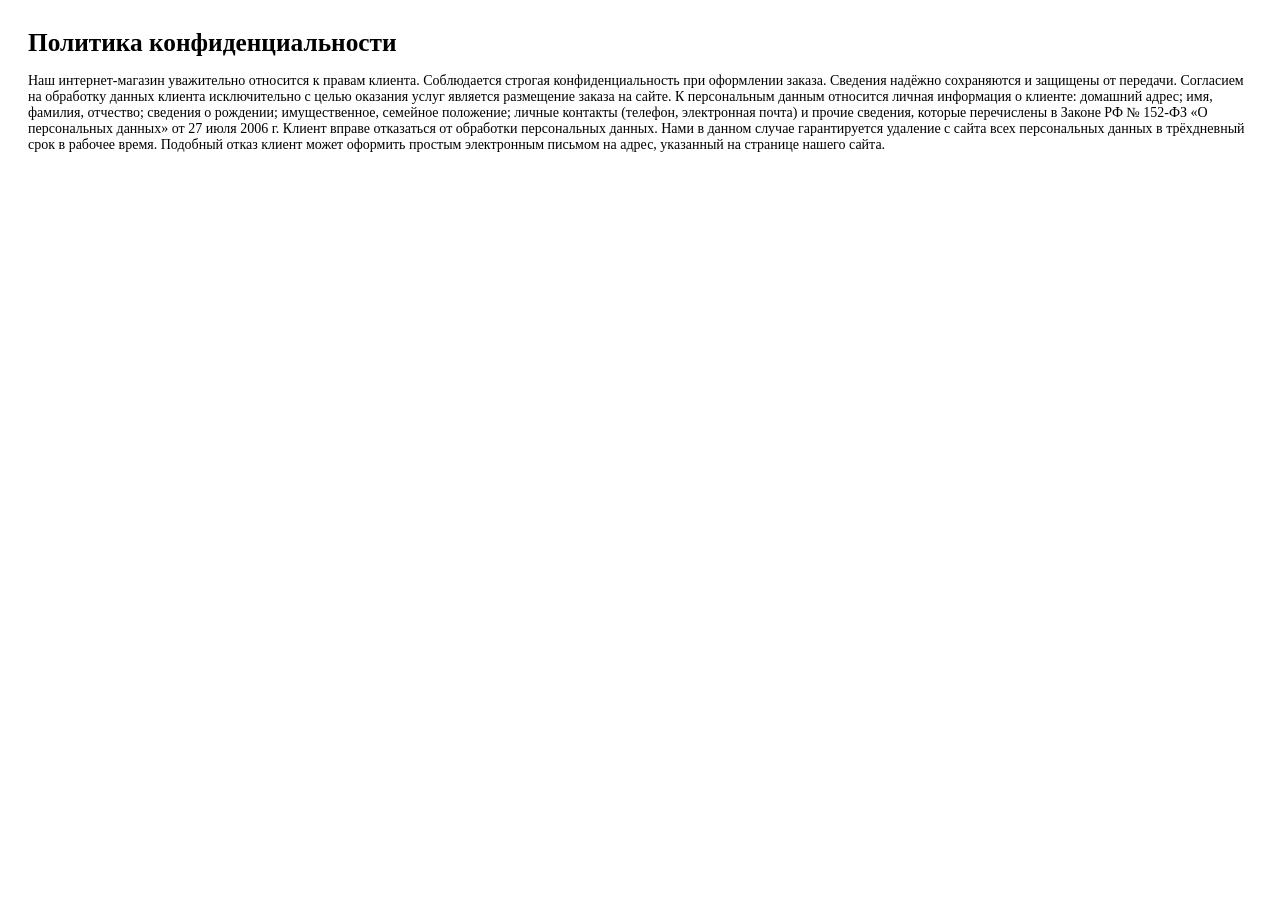
<file: politics.html>
<html>
<head>
	<title>Политика конфиденциальности</title>
<meta charset="UTF-8" />
</head>
<body>
<div style="padding: 20px; font-size: 14px;font-family: 'PT Sans';">
	<h1 style="font-family: 'PT Sans'; padding: 0; margin: 0; margin-bottom: 16px; font-size:19pt; font-weight: bold;">Политика конфиденциальности</h1>
		
Наш интернет-магазин уважительно относится к правам клиента. Соблюдается строгая конфиденциальность при оформлении заказа. Сведения надёжно сохраняются и защищены от передачи.

Согласием на обработку данных клиента исключительно с целью оказания услуг является размещение заказа на сайте.

К персональным данным относится личная информация о клиенте: домашний адрес; имя, фамилия, отчество; сведения о рождении; имущественное, семейное положение; личные контакты (телефон, электронная почта) и прочие сведения, которые перечислены в Законе РФ № 152-ФЗ «О персональных данных» от 27 июля 2006 г.

Клиент вправе отказаться от обработки персональных данных. Нами в данном случае гарантируется удаление с сайта всех персональных данных в трёхдневный срок в рабочее время. Подобный отказ клиент может оформить простым электронным письмом на адрес, указанный на странице нашего сайта.
</body>
</html>
</file>
<file: assets_pages/land/fonts/Montserrat/Montserrat.css>
@font-face {
    font-family: 'Montserrat';
    src: url('subsetMontserrat Light.woff2') format('woff2'),
        url('subsetMontserrat Light.woff') format('woff'),
        url('subsetMontserrat Light.ttf') format('truetype');
    font-weight: 300;
    font-style: normal;
}
@font-face {
    font-family: 'Montserrat';
    src: url('subsetMontserrat Regular.woff2') format('woff2'),
        url('subsetMontserrat Regular.woff') format('woff'),
        url('subsetMontserrat Regular.ttf') format('truetype');
    font-weight: 400;
    font-style: normal;
}
@font-face {
    font-family: 'Montserrat';
    src: url('subsetMontserrat Italic.woff2') format('woff2'),
        url('subsetMontserrat Italic.woff') format('woff'),
        url('subsetMontserrat Italic.ttf') format('truetype');
    font-weight: 400;
    font-style: italic;
}
@font-face {
    font-family: 'Montserrat';
    src: url('subsetMontserrat Medium.woff2') format('woff2'),
        url('subsetMontserrat Medium.woff') format('woff'),
        url('subsetMontserrat Medium.ttf') format('truetype');
    font-weight: 500;
    font-style: normal;
}
@font-face {
    font-family: 'Montserrat';
    src: url('subsetMontserrat Bold.woff2') format('woff2'),
        url('subsetMontserrat Bold.woff') format('woff'),
        url('subsetMontserrat Bold.ttf') format('truetype');
    font-weight: 700;
    font-style: normal;
}
@font-face {
    font-family: 'Montserrat';
    src: url('subsetMontserrat Black.woff2') format('woff2'),
        url('subsetMontserrat Black.woff') format('woff'),
        url('subsetMontserrat Black.ttf') format('truetype');
    font-weight: 900;
    font-style: normal;
}
</file>
<file: css/settings.css>
/* my_presets */
.m1-form input.field:focus::-webkit-input-placeholder {opacity:0;}
.m1-form input.field:focus::-moz-placeholder          {opacity:0;}
.m1-form input.field:focus:-moz-placeholder           {opacity:0;}
.m1-form input.field:focus:-ms-input-placeholder      {opacity:0;}
.m1-form input.field::-webkit-input-placeholder {color: #222; opacity: 1;}
.m1-form input.field:-moz-placeholder {color: #222; opacity: 1;}
.m1-form input.field::-moz-placeholder {color: #222; opacity: 1;}
.m1-form input.field:-ms-input-placeholder {color: #222; opacity: 1;}
.hidden{display: none;}
.left{float: left;}
.right{float: right;}
.center{text-align: center;}
.just {
    text-align: justify;
    -moz-text-align-last: center;
    text-align-last: center;
}
.clearfix:after{content: '';display: block;clear: both;}
.clear{clear: both;height: 0px;}
.ulfix {font-size: 0;}
/* END my_presets */

h1,h2,h3,h4,h5,h6{font-family: 'Montserrat', Arial, Helvetica, sans-serif; font-weight: 700; text-transform: uppercase;line-height: 1.2em;}
b,strong{font-weight: 700;}
body{
    width: 100%;
    min-width: 320px;
    padding: 0px;
    margin: 0px auto;
    font-family: 'Montserrat', Arial, Helvetica, sans-serif;
    font-weight: 400;
    font-size: 16px;
    line-height: 1.5em;
    color: #222;
    background: #fff;
}
section{
    width: 100%;
    max-width: 1920px;
    margin: 0 auto;
    padding: 50px 0 ;
}
.wrap{
    width: 960px;
    padding: 0px 10px;
    margin: 0 auto;
    height: 100%;
    position: relative;
}
.wrap:after,
.container:after {
    clear: both;
    content: "";
    display: table;
}
.nopad {
    padding: 0;
}
.m1-form input.field {
    position: relative;
    display: block;
    outline: 0;
    border: none;
    border-radius: 35px;
    -webkit-border-radius: 35px;
    width: 100%;
    height: 70px;
    line-height: 70px;
    margin: 0 auto 10px;
    padding: 0 20px;
    background:#fff;
    text-align: center;
    font-size: 18px;
    font-family: 'Montserrat', Arial, Helvetica, sans-serif;
    font-weight: 400;
    color: #222;
    -webkit-transition: all 0.2s;
    -moz-transition:    all 0.2s;
    -o-transition:      all 0.2s;
    -ms-transition:     all 0.2s;
    transition:         all 0.2s;
}
.button-m {
    position: relative;
    display: block;
    width: 300px;
    height: 72px;
    line-height: 72px;
	letter-spacing: .5px;
	border-radius: 36px;
    margin: 0 auto;
    border: none;
    text-align: center;
    font-family: 'Montserrat', Arial, Helvetica, sans-serif;
    font-size: 20px;
    font-weight: 500;
    text-transform: uppercase;
    text-decoration: none;
    cursor: pointer;
    color: #fff;
    background: rgb(226,0,21);
background: -moz-linear-gradient(left,  rgba(226,0,21,1) 0%, rgba(252,1,24,1) 100%);
background: -webkit-linear-gradient(left,  rgba(226,0,21,1) 0%,rgba(252,1,24,1) 100%);
background: linear-gradient(to right,  rgba(226,0,21,1) 0%,rgba(252,1,24,1) 100%);
filter: progid:DXImageTransform.Microsoft.gradient( startColorstr='#e20015', endColorstr='#fc0118',GradientType=1 );

    
    -webkit-transition: all 0.2s;
    -moz-transition:    all 0.2s;
    -o-transition:      all 0.2s;
    -ms-transition:     all 0.2s;
    transition:         all 0.2s;
    -webkit-appearance: none;
    -moz-appearance: none;
    appearance: none;
}
.button-m:hover{
   background: rgb(244,0,24);
background: -moz-linear-gradient(left,  rgba(244,0,24,1) 0%, rgba(254,16,36,1) 100%);
background: -webkit-linear-gradient(left,  rgba(244,0,24,1) 0%,rgba(254,16,36,1) 100%);
background: linear-gradient(to right,  rgba(244,0,24,1) 0%,rgba(254,16,36,1) 100%);
filter: progid:DXImageTransform.Microsoft.gradient( startColorstr='#f40018', endColorstr='#fe1024',GradientType=1 );

}

   
.m1-form {
    width: 100%;
    margin: 0 auto;
	padding: 0 40px 10px;
}
.m1-form .button-m{
    width: 100%;
}
h2.title {
    margin: 0 0 50px 0;
    text-align: center;
    font-size: 31px;
	color:#005691;
}
h2.title>span {
    display: block;
	color:#181818;
	font-size: 24px;
	font-weight: 400;
}
p.subtitle {
	text-align: center;
	margin: -20px 0 50px;
}
.price {
    width: 400px;
    margin: 0 auto;
    text-align: center;
}
.old-cost {
    float: left;
}
.old-cost p {
    font-size: 48px;
    line-height: 40px;
}
.old-cost p span {
    text-decoration: line-through;
}
.old-cost > span, .new-cost > span {
    font-size: 16px;
}
.new-cost {
    float: right;
}
.new-cost p {
    font-size: 48px;
    line-height: 40px;
}
.new-cost, .old-cost  {
    width: 50%;
}
.old-cost p small, .new-cost p small {
    font-size: .7em;
}
.video-container {
    position: relative;
	padding-bottom: 56.25%;
	height: 0;
	overflow: hidden;
	border-radius: 7px;
}
.video-container iframe,  
.video-container object,  
.video-container video,  
.video-container embed,
.video-container .youtube {
    background: #000;
    border: none;
	position: absolute;
	top: 0;
	left: 0;
	width: 100%;
	height: 100%;
}
.block-left {
	float: left;
}
.block-right {
	float: right;
}

 .autoink{
        position: relative;
        overflow: hidden;
       -webkit-transform: translate3d(0,0,0);
        transform: translate3d(0,0,0);
    }
    .ink{
       display: block;
       position: absolute;
       background: rgba(255, 255, 255, 1.0);
       border-radius: 100%;
       -webkit-transform: scale(0);
       -moz-transform: scale(0);
       -o-transform: scale(0);
       transform: scale(0);
       z-index: 20;  
    }
    
    .animate {
    webkit-animation: ripple 3s linear infinite;
    -moz-animation: ripple 3s linear infinite;
    -ms-animation: ripple 3s linear infinite;
    -o-animation: ripple 3s linear infinite;
    animation: ripple 3s linear infinite;
     }
   @keyframes ripple {  
    20% {     
        opacity: 0;     
        transform: scale(2.5);
        }
    100% {     
        opacity: 0;     
        transform: scale(2.5);
        }
   }    

@media screen and (max-width: 979px) {
    .wrap{
        width: 640px;
    }
}
@media screen and (max-width: 659px) {
    .wrap{
        width: 320px;
    }
    
}
</file>
<file: css/style.css>
.topnav {
	position: fixed;
	top:-60px;
	left: 0;
	right: 0;
	height: 60px;
	background: #fff;
	z-index: 9;
	padding: 6px 0 0 0;
	-webkit-box-shadow: 0 0 20px 0 rgba(0,0,0,.2);
	box-shadow: 0 0 20px 0 rgba(0,0,0,.2);
	-webkit-transition: all 300ms cubic-bezier(0.87, 0, 0.13, 1);
-moz-transition: all 300ms cubic-bezier(0.87, 0, 0.13, 1);
-ms-transition: all 300ms cubic-bezier(0.87, 0, 0.13, 1);
-o-transition: all 300ms cubic-bezier(0.87, 0, 0.13, 1);
transition: all 300ms cubic-bezier(0.87, 0, 0.13, 1);
}
.topnav.bounce {
	top:0;
}
.topnav__ul {
	font-size: 0;
	float: left;
	background: url(../img/topnav_logo.png) no-repeat 0 4px;
	padding: 13px 0 0 45px;
}
.topnav__ul li {
	display: inline-block;
	padding: 0 0 0 24px;
	font-size: 15px;
}
.topnav__ul li a {
	text-decoration: none;
	color: #222;
	-webkit-transition: all 0.2s;
	-moz-transition: all 0.2s;
	-o-transition: all 0.2s;
	-ms-transition: all 0.2s;
	transition: all 0.2s;
}
.topnav__ul li a:hover {
	color: #fb0118;
}
.topnav__btn {
    position: relative;
    display: block;
	float: right;
    width: 200px;
    height: 48px;
    line-height: 48px;
	border-radius: 24px;
    margin: 0 auto;
    border: none;
	letter-spacing: .5px;
    text-align: center;
    font-family: 'Montserrat', Arial, Helvetica, sans-serif;
    font-size: 14px;
    font-weight: 500;
    text-transform: uppercase;
    text-decoration: none;
    cursor: pointer;
    color: #fff;
    background: rgb(226,0,21);
background: -moz-linear-gradient(left,  rgba(226,0,21,1) 0%, rgba(252,1,24,1) 100%);
background: -webkit-linear-gradient(left,  rgba(226,0,21,1) 0%,rgba(252,1,24,1) 100%);
background: linear-gradient(to right,  rgba(226,0,21,1) 0%,rgba(252,1,24,1) 100%);
filter: progid:DXImageTransform.Microsoft.gradient( startColorstr='#e20015', endColorstr='#fc0118',GradientType=1 );

    
    -webkit-transition: all 0.2s;
    -moz-transition:    all 0.2s;
    -o-transition:      all 0.2s;
    -ms-transition:     all 0.2s;
    transition:         all 0.2s;
    -webkit-appearance: none;
    -moz-appearance: none;
    appearance: none;
}
.topnav__btn:hover{
   background: rgb(244,0,24);
background: -moz-linear-gradient(left,  rgba(244,0,24,1) 0%, rgba(254,16,36,1) 100%);
background: -webkit-linear-gradient(left,  rgba(244,0,24,1) 0%,rgba(254,16,36,1) 100%);
background: linear-gradient(to right,  rgba(244,0,24,1) 0%,rgba(254,16,36,1) 100%);
filter: progid:DXImageTransform.Microsoft.gradient( startColorstr='#f40018', endColorstr='#fe1024',GradientType=1 );

}
/*block1*/
.block1 {
	background: #fff url(../img/topline.png) no-repeat center top;
	padding: 44px 0 28px;
}

.logo {
	display: inline-block;
	float: left;
	width: 150px;
}

.top-menu {
	font-size: 0;
	float: right;
	padding: 7px 0 0 0;
}

.top-menu li {
	display: inline-block;
	font-size: 15px;
	padding: 0 0 0 24px;
}

.top-menu a {
	text-decoration: none;
	color: #222;
	-webkit-transition: all 0.2s;
	-moz-transition: all 0.2s;
	-o-transition: all 0.2s;
	-ms-transition: all 0.2s;
	transition: all 0.2s;
}

.top-menu a:hover {
	color: #fb0118;
}

/*block2*/
.block2 {
	background: url(../img/header_img.png) no-repeat center 65px, #026fb9 url(../img/b1.jpg) no-repeat center top;
	color: #fff;
	padding: 32px 0 40px;
}

.block2 h1 {
	font-size: 20px;
	text-align: center;
	letter-spacing: 1px;
	font-weight: 400;
	margin-bottom: 10px;
}

.block2 h2 {
	font-size: 32px;
	letter-spacing: 1.8px;
	text-align: center;
	line-height: 1.45em;
}

.bullits {
	font-size: 0;
	margin-bottom: 420px;
	position: relative;
}

.bullits li {
	font-size: 17px;
	letter-spacing: .5px;
	position: absolute;
}

.bullits li:nth-child(1) {
	top: 52px;
	left: 0px;
	width: 215px;
	text-align: right;
}

.bullits li:nth-child(2) {
	top: 248px;
	left: 0px;
	width: 195px;
	text-align: right;
}

.bullits li:nth-child(3) {
	top: 98px;
	right: 50px;
	width: 180px;
}

.bullits li:nth-child(4) {
	top: 268px;
	right: 10px;
	width: 180px;
}

.conversion {
	width: 450px;
	margin: 0 auto;
	text-align: center;
}

.conversion_price {
	position: relative;
	margin-bottom: 20px;
}

.conversion_price .cp_price {
	background: #fff;
	border-radius: 36px 0 0 36px;
	height: 72px;
	width: 215px;
	position: absolute;
	left: 0;
	top: 0;
	text-align: center;
	padding: 10px 60px 0 0;
}

.cpp_old-cost {
	color: #939191;
	font-size: 17px;
	text-decoration: line-through;
}

.cpp-new-cost {
	color: #005691;
	font-size: 26px;
	font-weight: 700;
}

.cpp-new-cost span,
.cpp_old-cost span {
	font-size: .7em;
}

.conversion_price .button-m {
	float: right;
}

.conversion > p {
	display: inline-block;
	font-size: 15px;
	letter-spacing: .5px;
}

.timer {
	font-size: 16px;
	color: #fff600;
	font-weight: 700;
	display: inline-block;
	letter-spacing: 1px;
}

.timer div {
	display: inline-block;
}

.timer b {
	display: inline-block;
	padding: 0 1px;
}

/*block3*/
.block3 {
	background: url(../img/b2.jpg) no-repeat center top;
}

.preim {
	font-size: 0;
	text-align: center;
}

.preim li {
	display: inline-block;
	width: 264px;
	vertical-align: top;
	margin: 0 0 50px 0;
}

.preim li:nth-child(2) {
	margin: 0 74px;
}

.preim img {
	display: block;
	margin: 0 auto 20px;
	border-radius: 4px;
}

.preim b {
	display: block;
	font-size: 16px;
	font-weight: 700;
}

.block3 .block-left {
	width: 560px;
}

.block3 .block-right {
	width: 344px;
}

.bullits2 {
	font-size: 0;
}

.bullits2 li {
	font-size: 15px;
	display: block;
	background: url(../img/check.png) no-repeat 0 5px;
	padding: 0 0 25px 30px;
	line-height: 1.4em;
}

/*block4*/
.block4 {
	background: #f4f4f4 url(../img/b3.png) no-repeat top center;
	padding: 110px 0 60px;
}

.block4 h2.title > span {
	font-size: 21px;
}

.block4 .block-left {
	width: 500px;
}

.block4 .block-right {
	width: 440px;
}

.block4 .block-right img {
	display: block;
	margin: 30px 0 0 40px;
}

.table {
	font-size: 15px;
}

.table tr:nth-child(odd) td {
	background: #fff;
}

.table tr:nth-child(odd) td:nth-child(odd) {
	border-radius: 5px 0 0 5px;
}

.table tr:nth-child(odd) td:nth-child(even) {
	border-radius: 0 5px 5px 0;
}

.table tr td:nth-child(odd) {
	width: 55%;
	padding: 8px 0 8px 15px;
}

.table tr td:nth-child(even) {
	width: 45%;
	padding: 8px 15px 8px 0;
}

.table tr td {}

/*block5*/
.block5 {
	background: url(../img/b4.jpg) no-repeat center top;
}

.kit {
	font-size: 0;
	position: relative;
	padding: 0 0 0 300px;
}

.kit li {
	display: inline-block;
	vertical-align: top;
	width: 300px;
	margin: 0 10px 40px;
}

.kit img {
	display: block;
	margin: 0 auto 20px;
}

.kit p {
	display: block;
	position: relative;
	padding: 0 15px 0 25px;
	font-size: 15px;
}

.kit p:before {
	content: '';
	display: block;
	background: #d2d2d2;
	width: 10px;
	height: 10px;
	position: absolute;
	top: 7px;
	left: 0;
}

.kit li:nth-child(1) {
	position: absolute;
	top: 30px;
	left: 0;
	margin: 0;
}

/*block6*/
.block6 {
	background: #f5f5f5;
}

.block6 .block-left {
	width: 510px;
}

.block6 .block-right {
	width: 430px;
}

.block6 .block-right img {
	display: block;
	margin: 0 0 0 25px;
}

.block6 h2 {
	font-size: 22px;
	text-transform: none;
	margin: 0 0 30px 0;
}


/*   accordion   */

.accordion .accordion_item {
	position: relative;
	overflow: hidden;
	border-radius: 5px;
	margin-bottom: 15px;
}

.accordion .accordion_item:last-child {
	margin-bottom: 0;
}

.accordion .title-accordion {
	position: relative;
	font-weight: 700;
	font-size: 15px;
	line-height: 22px;
	cursor: pointer;
	padding: 17px;
	background: #fff;
	transition: all .2s linear;
	text-transform: none;
}

.accordion .title-accordion:before {
	display: block;
	width: 14px;
	height: 9px;
	background: url("../img/down.png") no-repeat 0 0;
	position: absolute;
	right: 20px;
	top: 22px;
	content: '';
}

.accordion .active_block .title-accordion:before {
	-moz-transform: rotate(-180deg);
	-webkit-transform: rotate(-180deg);
	-o-transform: rotate(-180deg);
	-ms-transform: rotate(-180deg);
	transform: rotate(-180deg);
	-webkit-transition: all 200ms ease;
	-moz-transition: all 200ms ease;
	-ms-transition: all 200ms ease;
	-o-transition: all 200ms ease;
	transition: all 200ms ease;
}

.accordion .info {
	display: none;
	line-height: 22px;
	padding: 0 17px 25px 17px;
	overflow: hidden;
	background: #fff;
	font-size: 15px;
}

.accordion .info p {
	padding-bottom: 15px;
}

.accordion .info p:last-child {
	padding-bottom: 0;
}

/*block7*/
.block7 {
	background: #0063b1 url(../img/pat.jpg) no-repeat center top / cover;
}

.block7 h2.title {
	color: #fff;
	margin-bottom: 30px;
}

.review-item {
	padding: 15px 15px 20px;
	border-radius: 5px;
	background: url(../img/left-quote.png) no-repeat calc(100% - 15px) 15px #fff;
	margin-bottom: 15px;
	position: relative;
}

.ri_meta {
	margin-bottom: 15px;
}

.ri_meta > img {
	display: block;
	border-radius: 50%;
	float: left;
	margin: 0 20px 0 0;
}

.ri_meta h3 {
	text-transform: none;
	position: relative;
	display: inline-block;
	line-height: 1em;
}

.ri_meta h3:after {
	content: '';
	display: block;
	background: url(../img/stars_full.png) no-repeat 0 0;
	width: 71px;
	height: 14px;
	position: absolute;
	top: 1px;
	right: -85px;
}

.ri_meta h3 img {
	display: inline-block;
	margin: 0 0 0 15px;
}

.ri_meta > span {
	color: #868585;
	font-size: 13px;
	display: block;
	overflow: hidden;
	line-height: 1em;
}

.review-item > p {}

.block7 .button-m {
	margin: 40px auto 0;
}


.reviews .slick-next {
	display: none !important;
}
.reviews .slick-prev {
	border: none;
	width: 1px;
	height: 1px;
	font-size: 0;
	background: none;
	visibility: hidden;
}

/*block8*/
.ship {
	font-size: 0;
}

.ship li {
	display: inline-block;
	vertical-align:middle;
	width: 190px;
	border-radius: 5px;
	text-align: left;
	background: #fff;
	position: relative;
}

.ship h3 {
	font-size: 16px;
	text-transform: none;
	margin-bottom: 10px;
}

.ship p {
	font-size: 14px;
	line-height: 1.4em;
}

.ship p a {
	color: #005691;
}

.ship li:nth-child(3) {
	background-color: rgb(0, 86, 145);
	background: url(../img/ship_3.png) no-repeat 20px 24px, -moz-linear-gradient(45deg, rgba(0, 86, 145, 1) 0%, rgba(2, 123, 206, 1) 100%);
	background: url(../img/ship_3.png) no-repeat 20px 24px, -webkit-linear-gradient(45deg, rgba(0, 86, 145, 1) 0%, rgba(2, 123, 206, 1) 100%);
	background: url(../img/ship_3.png) no-repeat 20px 24px, linear-gradient(45deg, rgba(0, 86, 145, 1) 0%, rgba(2, 123, 206, 1) 100%);
	color: #fff;
	padding: 75px 20px 25px 20px;
	height: 265px;
}

.ship li:not(:nth-child(3)) {
	-webkit-box-shadow: 0 2px 32px 0 rgba(0, 0, 0, .15);
	box-shadow: 0 2px 32px 0 rgba(0, 0, 0, .15);
	padding: 75px 20px 0px 20px;
	height: 245px;
}

.ship li:not(:last-child) {
	margin-right: 60px;
}

.ship li:not(:last-child):after {
	content: '';
	display: block;
	background: url(../img/dots.png) no-repeat 0 0;
	width: 43px;
	height: 8px;
	position: absolute;
	top: 50%;
	right: -51px;
	-moz-transform: translateY(-50%);
	-webkit-transform: translateY(-50%);
	-o-transform: translateY(-50%);
	-ms-transform: translateY(-50%);
	transform: translateY(-50%);
}

.ship li:nth-child(1) {
	background: #fff url(../img/ship_1.png) no-repeat 20px 24px;
}

.ship li:nth-child(2) {
	background: #fff url(../img/ship_2.png) no-repeat 20px 24px;
}

.ship li:nth-child(4) {
	background: #fff url(../img/ship_4.png) no-repeat 20px 24px;
}

/*block9*/
.block9 {
	background: #026fb9 url(../img/b1.jpg) no-repeat center top;
	color: #fff;
	padding: 32px 0 40px;
}

.block9 .wrap {
	background: url(../img/bottom_img.png) no-repeat 0px 100px;
}

.block9 h1 {
	font-size: 20px;
	text-align: center;
	letter-spacing: 1px;
	font-weight: 400;
	margin-bottom: 10px;
}

.block9 h2 {
	font-size: 32px;
	letter-spacing: 1.8px;
	text-align: center;
	line-height: 1.45em;
	margin-bottom: 20px;
}

.formbox {
	width: 380px;
	background: #005895;
	border-radius: 5px;
	padding: 20px 0;
	text-align: center;
	float: right;
}

.formbox h3 {
	font-size: 20px;
	font-weight: 700;
	letter-spacing: .3px;
	padding: 0 45px 10px;
}

.formbox h3 + p {
	font-size: 15px;
	padding: 0 45px 20px;
	line-height: 1.45em;
}

.formbox h3 + p span {
	display: block;
	font-weight: 700;
	color: #7193b6;
	padding: 7px 0 0;
}

.formbox_price {
	font-size: 0;
	text-align: center;
	padding: 0 0 10px;
}

.formbox_price li {
	display: inline-block;
	text-transform: uppercase;
	line-height: 1em;
}

.formbox_price li:nth-child(1) {
	font-size: 22px;
	text-align: right;
	padding-right: 2px;
	text-decoration: line-through;
}

.formbox_price li:nth-child(2) {
	color: #fff600;
	font-size: 34px;
	font-weight: 700;
	padding-left: 2px;
}

.formbox_price li small {
	font-size: .8em;
}

.formbox_timer {
	font-size: 14px;
}

.formbox_timer > p {
	display: inline-block;
	margin-right: 5px;
}

.formbox_timer .timer {
	font-size: 14px;
}

/*block10*/


.footer {
	text-align: center;
	padding: 40px 0 30px;
}

.footer a {
	font-size: 14px;
	color: #333;
	margin: 10px;
}

/*-------------------------------------- Media Queries ----959---------------------------------*/
@media screen and (max-width: 976px) {

	.top-menu li:nth-child(1),
	.top-menu li:nth-child(3),
	.bullits li:nth-child(1),
	.topnav__ul li:nth-child(1),
	.topnav__ul li:nth-child(3) {
		display: none;
	}
	.topnav__ul li {
		font-size: 14px;
	}
	.block2 h1 {
		font-size: 17px;
	}

	.block2 h2 {
		font-size: 28px;
	}

	.block2 {
		background-color: rgb(0, 86, 145);
		background: url(../img/b1-m.png) no-repeat center 130px, -moz-linear-gradient(23deg, rgba(0, 86, 145, 1) 0%, rgba(2, 123, 206, 1) 100%);
		background: url(../img/b1-m.png) no-repeat center 130px, -webkit-linear-gradient(23deg, rgba(0, 86, 145, 1) 0%, rgba(2, 123, 206, 1) 100%);
		background: url(../img/b1-m.png) no-repeat center 130px, linear-gradient(23deg, rgba(0, 86, 145, 1) 0%, rgba(2, 123, 206, 1) 100%);
	}

	.bullits {
		margin-bottom: 500px;
	}

	.bullits li:nth-child(2) {
		top: 237px;
		left: -7px;
	}

	.bullits li:nth-child(3) {
		right: -50px;
	}

	.bullits li:nth-child(4) {
		top: 246px;
		right: -10px;
	}

	.preim li {
		margin: 0 20px 30px !important;
	}

	.block-left,
	.block-right {
		float: none;
		width: 100% !important;
	}

	.block3, .block8 {
		padding-bottom: 0px;
	}

	.block3 .block-left {
		margin-bottom: 30px;
	}

	section {
		padding: 40px 0;
	}

	h2.title > span {
		line-height: 1.4em;
	}

	.block4 .block-right img {
		display: block;
		margin: 30px auto 0;
	}

	.kit {
		padding: 470px 0 0 0;
	}

	.kit li {
		width: 290px;
	}
	.kit li:nth-child(1) {
		top: 0;
		left: 50%;
		margin-left: -145px;
	}
	.block6 h2 {
		text-align: center;
	}
	.block6 .block-right img {
		margin: 30px auto 0;
	}
	.ship {
		text-align: center;
	}
	.ship li {
		margin: 0 30px 60px !important;
		vertical-align: top;
	}
	.ship li:nth-child(2):after {
		display: none;
	}
	.ship li:nth-child(3) {
		height: 245px;
		
	}
	.block9 h1 {
		font-size: 13px;
		letter-spacing: .5px;
	}
	.block9 h2 {
		font-size: 24px;
		letter-spacing: .8px;
	}
	.formbox {
		width: 360px;
	}
	.block9 .wrap {
		background-size: 270px;
		background-position: left center;
	}
	.block9 {
		background-color: rgb(0, 86, 145);
		background: url(../img/bottom-m.png) no-repeat center 130px, -moz-linear-gradient(23deg, rgba(0, 86, 145, 1) 0%, rgba(2, 123, 206, 1) 100%);
		background: url(../img/bottom-m.png) no-repeat center 130px, -webkit-linear-gradient(23deg, rgba(0, 86, 145, 1) 0%, rgba(2, 123, 206, 1) 100%);
		background: url(../img/bottom-m.png) no-repeat center 130px, linear-gradient(23deg, rgba(0, 86, 145, 1) 0%, rgba(2, 123, 206, 1) 100%);
	}

}

/*-------------------------------------- Media Queries ----639---------------------------------*/
@media screen and (max-width: 659px) {
	.top-menu,
	.topnav {
		display: none;
	}
	.block9 .wrap {
		background: none;
	}
	.logo {
		display: block;
		margin: 0 auto;
		float: none;
	}
	.block2, .block9 {
		background-color: rgb(0, 86, 145);
		background: url(../img/b1-s.png) no-repeat center 200px, -moz-linear-gradient(23deg, rgba(0, 86, 145, 1) 0%, rgba(2, 123, 206, 1) 100%);
		background: url(../img/b1-s.png) no-repeat center 200px, -webkit-linear-gradient(23deg, rgba(0, 86, 145, 1) 0%, rgba(2, 123, 206, 1) 100%);
		background: url(../img/b1-s.png) no-repeat center 200px, linear-gradient(23deg, rgba(0, 86, 145, 1) 0%, rgba(2, 123, 206, 1) 100%);
		padding-bottom: 30px;
	}
	.block2 h1,
	.block9 h1{
		font-size: 20px;
	}
	.block2 h2,
	.block9 h2 {
		font-size: 22px;
		line-height: 1.3em;
		letter-spacing: .5px;
	}
	.conversion_price .cp_price > div {
		display: inline-block;
		
	}
	.bullits li {
		font-size: 15px;
		position: static;
		top: inherit;
		left: inherit;
		right: inherit;
		bottom: inherit;
		display: block;
		text-align: left !important;
		width: 100% !important;
		background: url(../img/checker.png) no-repeat 0 3px;
		padding: 0 0 15px 47px;
	}
	.bullits {
		margin: 460px 0 0 0;
	}
	.conversion {
		width: 100%;
	}
	.conversion_price .cp_price {
		position: static;
		margin: 0 auto;
		border-radius: 40px 40px 0 0;
		padding: 25px 0px 0 0;
	}
	h2.title>span {
		font-size: 18px !important;
		margin-bottom: 5px;
	}
	h2.title {
		font-size: 24px;
	}
	.preim li {
		margin: 0 15px 30px !important;
	}
	.table tr td:nth-child(odd),
	.table tr td:nth-child(even) {
		width: 50%;
		line-height: 1.4em;
	}
	.table tr td:nth-child(odd) {
		width: 55%;
		padding: 6px 0 6px 10px;
	}
	.table tr td:nth-child(even) {
		width: 55%;
		padding: 6px 10px 6px 0;
	}
	.kit {
		padding: 0;
	}
	.kit li:nth-child(1) {
		position: static;
		left: inherit;
		top:inherit;
		width: 100%;
		margin: 0 0 20px 0;
	}
	.kit li {
		width: 100%;
		margin: 0 0 20px 0;
	}
	.accordion .title-accordion:before {
		right: 9px;
		top: 12px;
	}
	.ri_meta h3:after, .ship li:not(:last-child):after {
		display: none;
	}
	.ri_meta:after {
		content: '';
		display: block;
		background: url(../img/stars_full.png) no-repeat 0 0;
		width: 71px;
		height: 14px;
		margin: 10px 0 0 59px;
	}
	.ship {
		padding-bottom: 30px;
	}
	.ship li {
		width: 240px !important;
		margin: 0 auto 30px !important;
		display: block !important;
		height: auto !important;
		padding: 75px 20px 25px 20px !important;
	}
	.block9 .wrap {
		padding: 0;
	}
	.formbox {
		width: 100%;
		margin: 470px auto 0;
	}
	.m1-form {
		padding: 0 20px 10px;
	}
	.formbox h3 + p {
		padding: 0 40px 20px;
	}
	
}
</file>
<file: assets_pages/fonts/roboto.css>
@font-face {
    font-family: 'Roboto';
    src: local('Roboto Thin'), local('Roboto-Thin'), url('robotothin.woff2') format('woff2'), url('robotothin.woff') format('woff'), url('robotothin.ttf') format('truetype');
    font-weight: 100;
    font-style: normal;
}
@font-face {
    font-family: 'Roboto';
    src: local('Roboto Thin Italic'), local('Roboto-ThinItalic'), url('robotothinitalic.woff2') format('woff2'), url('robotothinitalic.woff') format('woff'), url('robotothinitalic.ttf') format('truetype');
    font-weight: 100;
    font-style: italic;
}
@font-face {
    font-family: 'Roboto';
    src: local('Roboto Light'), local('Roboto-Light'), url('robotolight.woff2') format('woff2'), url('robotolight.woff') format('woff'), url('robotolight.ttf') format('truetype');
    font-weight: 300;
    font-style: normal;
}
@font-face {
    font-family: 'Roboto';
    src: local('Roboto Light Italic'), local('Roboto-LightItalic'), url('robotolightitalic.woff2') format('woff2'), url('robotolightitalic.woff') format('woff'), url('robotolightitalic.ttf') format('truetype');
    font-weight: 300;
    font-style: italic;
}
@font-face {
    font-family: 'Roboto';
    src: local('Roboto'), local('Roboto-Regular'), url('roboto.woff2') format('woff2'), url('roboto.woff') format('woff'), url('roboto.ttf') format('truetype');
    font-weight: 400;
    font-style: normal;
}
@font-face {
    font-family: 'Roboto';
    src: local('Roboto Italic'), local('Roboto-Italic'), url('robotoitalic.woff2') format('woff2'), url('robotoitalic.woff') format('woff'), url('robotoitalic.ttf') format('truetype');
    font-weight: 400;
    font-style: italic;
}
@font-face {
    font-family: 'Roboto';
    src: local('Roboto Medium'), local('Roboto-Medium'), url('robotomedium.woff2') format('woff2'), url('robotomedium.woff') format('woff'), url('robotomedium.ttf') format('truetype');
    font-weight: 500;
    font-style: normal;
}
@font-face {
    font-family: 'Roboto';
    src: local('Roboto Medium Italic'), local('Roboto-MediumItalic'), url('robotomediumitalic.woff2') format('woff2'), url('robotomediumitalic.woff') format('woff'), url('robotomediumitalic.ttf') format('truetype');
    font-weight: 500;
    font-style: italic;
}
@font-face {
    font-family: 'Roboto';
    src: local('Roboto Bold'), local('Roboto-Bold'), url('robotobold.woff2') format('woff2'), url('robotobold.woff') format('woff'), url('robotobold.ttf') format('truetype');
    font-weight: 700;
    font-style: normal;
}
@font-face {
    font-family: 'Roboto';
    src: local('Roboto Bold Italic'), local('Roboto-BoldItalic'), url('robotobolditalic.woff2') format('woff2'), url('robotobolditalic.woff') format('woff'), url('robotobolditalic.ttf') format('truetype');
    font-weight: 700;
    font-style: italic;
}
@font-face {
    font-family: 'Roboto';
    src: local('Roboto Black'), local('Roboto-Black'), url('robotoblack.woff2') format('woff2'), url('robotoblack.woff') format('woff'), url('robotoblack.ttf') format('truetype');
    font-weight: 900;
    font-style: normal;
}
@font-face {
    font-family: 'Roboto';
    src: local('Roboto Black Italic'), local('Roboto-BlackItalic'), url('robotoblackitalic.woff2') format('woff2'), url('robotoblackitalic.woff') format('woff'), url('robotoblackitalic.ttf') format('truetype');
    font-weight: 900;
    font-style: italic;
}
</file>
<file: assets_pages/css/popup-m1-style.css>
#m1-form, #m1-form>div, .close-m1, .popup-m1-title, .popup-m1-cont, .popup-m1-form,
.popup-m1-text2, .popup-m1-text1, #m1-form .popup-m1-form input[type=text], #m1-form .popup-m1-form input[type=tel]
#m1-form .popup-m1-form button{width: auto; max-width: none; height: auto; max-height: none; margin: 0; padding: 0; border: 0; outline: 0; float: none; position: relative; background: none; line-height: normal; font-family: "Tahoma", "Geneva", "Kalimati", sans-serif; -webkit-box-sizing: border-box; -moz-box-sizing: border-box; box-sizing: border-box;}
#m1-form {
    position: fixed;
    display: none;
    width: 450px;
    margin-left: -225px;
    margin-top: -280px;
    top: 50%;
    /*    top: 10%;*/
    left: 50%;
    background: #fff;
    z-index: 9999999;
    -webkit-border-radius: 8px;
    -moz-border-radius: 8px;
    border-radius: 8px;
    -webkit-box-shadow: 0px 0px 0px 0px rgba(0, 0, 0, 0);
    -moz-box-shadow:    0px 0px 0px 0px rgba(0, 0, 0, 0);
    box-shadow:         0px 0px 0px 0px rgba(0, 0, 0, 0);
}
#m1-form a.close-m1 {
    position: absolute;
    display: block;
    width: 28px;
    height: 28px;
    line-height: 26px;
    top: 3px;
    right: 3px;
    background: transparent;
    font-size: 24px;
    color: #fff;
    text-decoration: none;
    text-align: center;
    cursor: pointer;
    z-index: 999;
}
#m1-form a.close-m1:before{
    content: '\00D7';
}
#m1-form>div{
    position: relative;
    width: 100%;
    overflow: hidden;
    -webkit-border-radius: 8px;
    -moz-border-radius: 8px;
    border-radius: 8px;
}
#m1-form .popup-m1-title{
    position: relative;
    padding: 20px 0px 16px;
    text-align: center;
    text-transform: uppercase;
    font-weight: 700;
    font-size: 25px;
    letter-spacing: 0.7px;
    line-height: 1.3em;
    color: #fff;
    background: #64ca50;
}
#m1-form .popup-m1-title:before, #m1-form .popup-m1-title:after {
    content: "";
    position: absolute;
    width: 50%;
    height: 20px;
    bottom: -10px;
    background: #64ca50;
}
#m1-form .popup-m1-title:before {
    left: 0;
    transform: skew(0deg, 4deg);
}
#m1-form .popup-m1-title:after {
    right: 0;
    transform: skew(0deg, -4deg);
}
#m1-form .popup-m1-cont{
    position: relative;
    padding: 45px 20px 30px;
    color: #333;
    font-size: 17px;
    line-height: 1.5em;
}
#m1-form .popup-m1-cont div.popup-m1-text1{
    text-align: center;
}
#m1-form .popup-m1-form{
    position: relative;
    display: block;
    height: auto;
    width: auto;
    background: none;
    padding: 30px 0;
    border-radius: 0;
    -webkit-box-shadow: 0 0 0 0;
    -moz-box-shadow:    0 0 0 0;
    box-shadow:         0 0 0 0;
}
#m1-form .popup-m1-form:after{
    content: '';
    display: block;
    clear: both;
    height: 0px;
}
#m1-form .popup-m1-form input[type=text],
#m1-form .popup-m1-form input[type=tel],
#m1-form .popup-m1-form button{
    border: 0;
    outline: 0;
    margin: 0;
    padding: 0;
    font-style: normal;
    font-weight: 400;
    text-transform: none;
    background: #fff;
    -webkit-box-shadow: 0 0 0 0;
    -moz-box-shadow:    0 0 0 0;
    box-shadow:         0 0 0 0;
    position: relative;
    display: block;
    margin: 0 auto;
    text-align: left;
    -webkit-border-radius: 4px;
    -moz-border-radius: 4px;
    border-radius: 4px;
    outline: none;
}
#m1-form .popup-m1-form button{
    font-weight: 700;
    text-transform: uppercase;
}
#m1-form .popup-m1-form input[type=text]::-webkit-input-placeholder,
#m1-form .popup-m1-form input[type=tel]::-webkit-input-placeholder
{color: #a9a9a9; opacity: 1;}
#m1-form .popup-m1-form input[type=text]:-moz-placeholder,
#m1-form .popup-m1-form input[type=tel]:-moz-placeholder
{color: #a9a9a9; opacity: 1;}
#m1-form .popup-m1-form input[type=text]::-moz-placeholder,
#m1-form .popup-m1-form input[type=tel]::-moz-placeholder
{color: #a9a9a9; opacity: 1;}
#m1-form .popup-m1-form input[type=text]:-ms-input-placeholder,
#m1-form .popup-m1-form input[type=tel]:-ms-input-placeholder
{color: #a9a9a9; opacity: 1;}

#m1-form .popup-m1-form input[type=text],
#m1-form .popup-m1-form input[type=tel]
{
    width: 90%;
    height: 64px;
    margin-bottom: 16px;
    line-height: 64px;
    font-size: 17px;
    color: #222;
    background: #fff;
    text-indent: 20px;
    border: 1px solid #ccc;
    text-shadow: none;
}
#m1-form .popup-m1-form input[type=text]:focus,
#m1-form .popup-m1-form input[type=tel]:focus
{
    border-color: #aaa;
}
#m1-form .popup-m1-form button{
    width: 90%;
    height: 68px;
    line-height: 68px;
    color: #fff;
    text-align: center;
    text-decoration: none;
    text-transform: uppercase;
    font-size: 22px;
    font-weight: 700;
    letter-spacing: 0.7px;
    border-bottom: 3px solid #cd6c00;
    background: #ff8300;
    cursor: pointer;
    -webkit-box-shadow: 0 0 0 0;
    -moz-box-shadow:    0 0 0 0;
    box-shadow:         0 0 0 0;
    text-shadow: 0px 0px 0px;
}
#m1-form .popup-m1-form button:hover{
    background: #ff8f00;
}
#m1-form .popup-m1-form button:active{
    top: -1px;
}
#m1-form .popup-m1-cont div.popup-m1-text2{
    text-align: center;
}
#m1-form .popup-m1-cont div.popup-m1-text2:before{
    content: '';
    position: relative;
    display: inline-block;
    width: 16px;
    height: 15px;
    margin: 0 10px 0 0;
    top: 2px;
    background: url(popup-m1-phone.png) 0 0 no-repeat;
}

/**********For screen**********/
#overlay-popup-m1 {
    display: none;
    position:fixed;
    width: 100%;
    height: 100%;
    top: 0;
    left: 0;
    background: #000;
    -ms-filter: "progid:DXImageTransform.Microsoft.Alpha(Opacity=60)";
    filter: alpha(opacity=60);
    -moz-opacity: 0.6;
    -khtml-opacity: 0.6;
    opacity: 0.6;
    z-index: 999999;
}

@media screen and (max-width: 450px){
    #m1-form {
        width: 100%;
        height: 100%;
        margin-left: 0;
        margin-top: 0;
        top: 0;
        left: 0;
        -webkit-border-radius: 0px;
        -moz-border-radius: 0px;
        border-radius: 0px;
    }
    #m1-form>div{
        -webkit-border-radius: 0px;
        -moz-border-radius: 0px;
        border-radius: 0px;
    }
    #m1-form .popup-m1-cont{
        padding: 45px 12px 30px;
    }
    #m1-form .popup-m1-form input[type=text], #m1-form .popup-m1-form input[type=tel],#m1-form .popup-m1-form button{
        width: 100%;
    }
    #m1-form .popup-m1-title {
        padding: 26px 10px 16px;
        font-size: 24px;
    }
}

@media screen and (max-height: 560px){
    #m1-form {
        margin-top: 0;
        top: 0;
        bottom: 0;
        overflow-y: scroll;
    }
}
</file>
<file: assets_pages/css/enhancer_all_style.css>
/* Общие стили */
#contactless-m1,
#contactless-m1 .contactless-m1__note,
#contactless-m1 .contactless-m1__note .contactless-m1__icon,
#contactless-m1 .contactless-m1__note .contactless-m1__title,
#contactless-m1 .contactless-m1__note .contactless-m1__title p,
#contactless-m1 .contactless-m1__close,
#online-visitors-widget,
#online-visitors-widget .online-visitors-widget__item ,
#online-visitors-widget .online-visitors-widget__item .online-visitors-widget__title,
#order-float-widget,
#order-float-widget .order-float-widget__item ,
#order-float-widget .order-float-widget__item .order-float-widget__title,
#order-float-widget .order-float-widget__item .order-float-widget__triangle,
#oneclick-box-m1,
#oneclick-box-m1 .oneclick-box-m1__line,
#oneclick-box-m1 .oneclick-box-m1__line__link,
#oneclick-box-m1 .oneclick-box-m1__line__link > span,
#oneclick-box-m1 .oneclick-box-m1__line__link > span span
#oneclick-box-m1 .oneclick-box-m1__line__close,
#holiday-box-m1,
#holiday-box-m1 .holiday-box-m1__title,
#holiday-box-m1 .holiday-box-m1__title .holiday-box-m1__discount,
#holiday-box-m1 .holiday-box-m1__title .holiday-box-m1__color,
#holiday-box-m1 .holiday-box-m1__close,
#delivery-float-widget,
#delivery-float-widget .delivery-float-widget__title,
#delivery-float-widget .delivery-float-widget__info,
#delivery-float-widget .delivery-float-widget__close,
#callback-box-m1,
#callback-box-m1 .callback-box-m1__line,
#callback-box-m1 .callback-box-m1__line p,
#callback-box-m1 .callback-box-m1__line__icon,
#callback-box-m1 .callback-box-m1__line__icon div,
#callback-box-m1_indent,
#oneclick-box-m1_indent,
#online-visitors-widget_indent {
    background: none;
    position: static;
    float: none;
    outline: 0;
    padding: 0;
    margin: 0;
    border: 0;
    -webkit-border-radius: 0 0 0 0;
    border-radius: 0 0 0 0;
    width: auto;
    height: auto;
    font-family: 'Roboto', 'Arial', sans-serif;
    font-size: 100%;
    font-weight: 400;
    line-height: 1;
    letter-spacing: normal;
    text-transform: none;
    vertical-align: baseline;
    -webkit-box-sizing: border-box;
    -moz-box-sizing: border-box;
    box-sizing: border-box;
    -webkit-box-shadow: 0 0 0 0 rgba(0, 0, 0, 0), inset 0 0 0 0 rgba(0, 0, 0, 0);
    box-shadow: 0 0 0 0 rgba(0, 0, 0, 0), inset 0 0 0 0 rgba(0, 0, 0, 0);
    text-shadow: 0 0 0 rgba(0, 0, 0, 0);
    -webkit-touch-callout: none;
    -webkit-user-select: none;
    -khtml-user-select: none;
    -moz-user-select: none;
    -ms-user-select: none;
    user-select: none;
}

/* Бесконтактная передача */
#contactless-m1 {
    background: #4cc933;
    z-index: 998;
    text-align: center;
    padding: 12px 35px 15px;
    display: block;
}

#contactless-m1 .contactless-m1__note,
#contactless-m1 .contactless-m1__icon {
    display: inline-block;
}
#contactless-m1 .contactless-m1__note .contactless-m1__icon {
    margin: 0 12px 0 0;
    float: left;
}
#contactless-m1 .contactless-m1__note {
    text-align: left;
}

#contactless-m1 .contactless-m1__note .contactless-m1__title {
    color: #fff;
    font-size: 16px;
    overflow: hidden;
    line-height: 1.3em;
}
#contactless-m1 .contactless-m1__note .contactless-m1__title p {
    font-size: 24px;
    font-weight: 700;
    letter-spacing: .5px;
    margin-bottom: 5px;
    line-height: 1.1em;
}

#contactless-m1 .contactless-m1__close {
    width: 20px;
    height: 20px;
    border-radius: 50%;
    background: #ffffff;
    opacity: .8;
    cursor: pointer;
    position: absolute;
    right: 10px;
    top: 10px;
}

#contactless-m1 .contactless-m1__close:before,
#contactless-m1 .contactless-m1__close:after {
    content: '';
    display: block;
    height: 13px;
    width: 2px;
    background: #000;
    position: absolute;
    top: 4px;
}

#contactless-m1 .contactless-m1__close:before {
    -moz-transform: rotate(-45deg);
    -webkit-transform: rotate(-45deg);
    -o-transform: rotate(-45deg);
    -ms-transform: rotate(-45deg);
    transform: rotate(-45deg);
    left: 9px;
}

#contactless-m1 .contactless-m1__close:after {
    -moz-transform: rotate(45deg);
    -webkit-transform: rotate(45deg);
    -o-transform: rotate(45deg);
    -ms-transform: rotate(45deg);
    transform: rotate(45deg);
    left: 9px;
}

#contactless-m1 .contactless-m1__close:hover {
    opacity: 1;
}

#adv_warning {
    line-height: initial;
    padding: 10px 20px;
    text-align: center;
    width: 100%;
}

@media screen and (max-width: 620px) {
    #contactless-m1 {
        padding: 12px 35px 15px 10px;
    }
    #contactless-m1 .contactless-m1__note .contactless-m1__title p {
        font-size: 20px;
    }
}



/* Плашка онлайн посетителей */
#online-visitors-widget {
    position: fixed;
    top: 175px;
    right: 0;
    z-index: 999;
}
#online-visitors-widget > div:first-child {
    margin-bottom: 15px;
}
#online-visitors-widget .online-visitors-widget__item {
    border-radius: 5px 0 0 5px;
    padding: 10px;
     -webkit-box-shadow: 0 0 16px 0 rgba(0,0,0,.15);
    box-shadow: 0 0 16px 0 rgba(0,0,0,.15);
    position: relative;
}
#online-visitors-widget .online-visitors-widget__item .online-visitors-widget__title {
    margin-bottom: 8px;
    display: block;
    font-size: 14px;
    line-height: 1em;
    letter-spacing: .2px;
}
#online-visitors-widget .online-visitors-widget__item b {
    font-weight: 700;
    font-size: 20px;
    padding-left: 40px;
}

#online-visitors-widget.online-visitors-widget_light .online-visitors-widget__item {
    background: #fff;
    color:#333;
    font-size: 14px;
}
#online-visitors-widget.online-visitors-widget_dark .online-visitors-widget__item {
    background: rgba(0,0,0,.7);
    color:#fff;
}
#online-visitors-widget.online-visitors-widget_light .online-visitors-widget__item:first-child:before {
    content:'';
    display: block;
    background: url([data-uri]) no-repeat 0 0 / contain;
    width: 26px;
    height: 24px;
    position: absolute;
    left: 10px;
    bottom: 9px;
}
#online-visitors-widget.online-visitors-widget_light .online-visitors-widget__item:last-child:before {
    content:'';
    display: block;
    background: url([data-uri]) no-repeat 0 0 / contain;
    width: 27px;
    height: 23px;
    position: absolute;
    left: 10px;
    bottom: 9px;
}
#online-visitors-widget.online-visitors-widget_dark .online-visitors-widget__item:first-child:before {
    content:'';
    display: block;
    background: url([data-uri]) no-repeat 0 0 / contain;
    width: 26px;
    height: 24px;
    position: absolute;
    left: 10px;
    bottom: 9px;
}
#online-visitors-widget.online-visitors-widget_dark .online-visitors-widget__item:last-child:before {
    content:'';
    display: block;
    background: url([data-uri]) no-repeat 0 0 / contain;
    width: 27px;
    height: 23px;
    position: absolute;
    left: 10px;
    bottom: 9px;
}
#online-visitors-widget_indent {
    height: 46px;
    width: 100%;
    display: none;
}

/*Поплавок сделавших заказ*/
#order-float-widget {
    position: fixed;
    top: 35px;
    right: 20px;
    z-index: 999;
}

#order-float-widget .order-float-widget__item {
    font-size: 14px;
    line-height: 1.5em;
    max-width: 310px;
    padding: 8px 10px 8px 55px;
    border-radius: 5px 5px 0 5px;
    position: relative;
    -webkit-box-shadow: 0 0 16px 0 rgba(0,0,0,.15);
    box-shadow: 0 0 16px 0 rgba(0,0,0,.15);
}
#order-float-widget .order-float-widget__item .order-float-widget__title {
    font-size: 14px;
    font-weight: 700;
    line-height: 1.5em;
    letter-spacing: .2px;
    display: block;
}
#order-float-widget.order-float-widget_light .order-float-widget__item {
    color: #333;
    background: #fff url([data-uri]) no-repeat 10px 10px;
}
#order-float-widget.order-float-widget_light .order-float-widget__item b {
    font-weight: 700;
}
#order-float-widget .order-float-widget__item .order-float-widget__triangle {
    width: 50px;
    height: 28px;
    position: absolute;
    overflow: hidden;
    bottom: -28px;
    right: -16px;
}
#order-float-widget.order-float-widget_light .order-float-widget__item .order-float-widget__triangle:before {
    content:'';
    display: block;
    width: 14px;
    height: 12px;
    background: #fff;
    position: absolute;
    top: -8px;
    right: 16px;
    -moz-transform: skewX(0deg) skewY(30deg);
    -webkit-transform: skewX(0deg) skewY(30deg);
    -o-transform: skewX(0deg) skewY(30deg);
    -ms-transform: skewX(0deg) skewY(30deg);
    transform: skewX(0deg) skewY(30deg);
    -webkit-box-shadow: 0 0 16px 0 rgba(0,0,0,.15);
    box-shadow: 0 0 16px 0 rgba(0,0,0,.15);
}
#order-float-widget.order-float-widget_light .order-float-widget__item .order-float-widget__title {
    color:#67c30d;
}
#order-float-widget.order-float-widget_dark .order-float-widget__item {
    background: rgba(0,0,0,.5) url([data-uri]) no-repeat 10px 10px ;
    color:#fff;
}
#order-float-widget.order-float-widget_dark .order-float-widget__item .order-float-widget__triangle:before {
    content:'';
    display: block;
    width: 14px;
    height: 12px;
    background: rgba(0,0,0,.5);
    position: absolute;
    top: -8px;
    right: 16px;
    -moz-transform: skewX(0deg) skewY(30deg);
    -webkit-transform: skewX(0deg) skewY(30deg);
    -o-transform: skewX(0deg) skewY(30deg);
    -ms-transform: skewX(0deg) skewY(30deg);
    transform: skewX(0deg) skewY(30deg);
    -webkit-box-shadow: 0 0 16px 0 rgba(0,0,0,.15);
    box-shadow: 0 0 16px 0 rgba(0,0,0,.15);
}

/*Кнопка быстрого заказа */
#oneclick-box-m1 {
    position: fixed;
    bottom: 0px;
    left: 0px;
    right: 0px;
    z-index: 999;
    -webkit-box-shadow: 0 0 16px 0 rgba(0,0,0,.45);
    box-shadow: 0 0 16px 0 rgba(0,0,0,.45);
}
#oneclick-box-m1 .oneclick-box-m1__line {
    height: 55px;
    line-height: 55px;
    text-align: center;
    background: #ED5565;
}
#oneclick-box-m1 .oneclick-box-m1__line__link {
    color:#fff;
    font-size: 20px;
    text-decoration: none;
    border-bottom: 1px dashed #fff;
    display: inline-block;
    letter-spacing: .5px;
    cursor: pointer;
}
#oneclick-box-m1 .oneclick-box-m1__line__link > span span {
    font-size: .8em;
    text-decoration: line-through;
}
#oneclick-box-m1 .oneclick-box-m1__line__close {
    width: 20px;
    height: 20px;
    border-radius: 50%;
    background: #ffffff;
    position: absolute;
    right: 10px;
    top: 10px;
    cursor: pointer;
    opacity: .8;
}
#oneclick-box-m1 .oneclick-box-m1__line__close:before,
#oneclick-box-m1 .oneclick-box-m1__line__close:after {
    content: '';
    display: block;
    height: 13px;
    width: 2px;
    background: #cc4350;
    position: absolute;
    top: 4px;
}
#oneclick-box-m1 .oneclick-box-m1__line__close:before {
    -moz-transform: rotate(-45deg);
    -webkit-transform: rotate(-45deg);
    -o-transform: rotate(-45deg);
    -ms-transform: rotate(-45deg);
    transform: rotate(-45deg);
    left: 9px;
}
#oneclick-box-m1 .oneclick-box-m1__line__close:after {
    -moz-transform: rotate(45deg);
    -webkit-transform: rotate(45deg);
    -o-transform: rotate(45deg);
    -ms-transform: rotate(45deg);
    transform: rotate(45deg);
    left: 9px;
}
#oneclick-box-m1 .oneclick-box-m1__line__close:hover {
    opacity: 1;
}
#oneclick-box-m1_indent {
    height: 55px;
    width: 100%;
}
/* ПЛАШКИ ПРАЗДНИКОВ */
#holiday-box-m1 {
    background: url([data-uri]) repeat-x 0 bottom;
    width: 100%;
    position: relative;
    z-index: 998;
}

#holiday-box-m1,
#holiday-box-m1 .holiday-box-m1__title,
#holiday-box-m1 .holiday-box-m1__close {
    display: block;
}

#holiday-box-m1 .holiday-box-m1__title {
    background: #ff6c00;
    color: #fff;
    padding: 10px 35px;
    width: 100%;
    text-align: center;
    text-transform: uppercase;
    font-size: 20px;
    font-weight: 700;
    letter-spacing: 2px;
    line-height: 1.4em;
    overflow: hidden;
}

#holiday-box-m1 .holiday-box-m1__title .holiday-box-m1__discount {
    color: #fdff06;
    font-weight: 700;
    letter-spacing: 2px;
    line-height: 1.4em;
    display: inline-block;
    text-transform: uppercase;
}

#holiday-box-m1:after {
    display: block;
    content: '';
    width: 100%;
    height: 14px;
}

#holiday-box-m1 .holiday-box-m1__close {
    width: 20px;
    height: 20px;
    border-radius: 50%;
    background: #ffffff;
    position: absolute;
    right: 10px;
    top: 10px;
    cursor: pointer;
    opacity: .8;
}

#holiday-box-m1 .holiday-box-m1__close:before,
#holiday-box-m1 .holiday-box-m1__close:after {
    content: '';
    display: block;
    height: 13px;
    width: 2px;
    background: #000;
    position: absolute;
    top: 4px;
}

#holiday-box-m1 .holiday-box-m1__close:before {
    -moz-transform: rotate(-45deg);
    -webkit-transform: rotate(-45deg);
    -o-transform: rotate(-45deg);
    -ms-transform: rotate(-45deg);
    transform: rotate(-45deg);
    left: 9px;
}

#holiday-box-m1 .holiday-box-m1__close:after {
    -moz-transform: rotate(45deg);
    -webkit-transform: rotate(45deg);
    -o-transform: rotate(45deg);
    -ms-transform: rotate(45deg);
    transform: rotate(45deg);
    left: 9px;
}

#holiday-box-m1 .holiday-box-m1__close:hover {
    opacity: 1;
}
/*---МОДИФИКАТОРЫ ПРАЗДНИКОВ---*/
/*Новогодняя*/
#holiday-box-m1.holiday-box-m1_new-year .holiday-box-m1__title {
    background-color: #b61a28;
    background-image: url("data:image/svg+xml,%3Csvg width='90' height='90' viewBox='0 0 100 100' xmlns='http://www.w3.org/2000/svg'%3E%3Cpath d='M11 18c3.866 0 7-3.134 7-7s-3.134-7-7-7-7 3.134-7 7 3.134 7 7 7zm48 25c3.866 0 7-3.134 7-7s-3.134-7-7-7-7 3.134-7 7 3.134 7 7 7zm-43-7c1.657 0 3-1.343 3-3s-1.343-3-3-3-3 1.343-3 3 1.343 3 3 3zm63 31c1.657 0 3-1.343 3-3s-1.343-3-3-3-3 1.343-3 3 1.343 3 3 3zM34 90c1.657 0 3-1.343 3-3s-1.343-3-3-3-3 1.343-3 3 1.343 3 3 3zm56-76c1.657 0 3-1.343 3-3s-1.343-3-3-3-3 1.343-3 3 1.343 3 3 3zM12 86c2.21 0 4-1.79 4-4s-1.79-4-4-4-4 1.79-4 4 1.79 4 4 4zm28-65c2.21 0 4-1.79 4-4s-1.79-4-4-4-4 1.79-4 4 1.79 4 4 4zm23-11c2.76 0 5-2.24 5-5s-2.24-5-5-5-5 2.24-5 5 2.24 5 5 5zm-6 60c2.21 0 4-1.79 4-4s-1.79-4-4-4-4 1.79-4 4 1.79 4 4 4zm29 22c2.76 0 5-2.24 5-5s-2.24-5-5-5-5 2.24-5 5 2.24 5 5 5zM32 63c2.76 0 5-2.24 5-5s-2.24-5-5-5-5 2.24-5 5 2.24 5 5 5zm57-13c2.76 0 5-2.24 5-5s-2.24-5-5-5-5 2.24-5 5 2.24 5 5 5zm-9-21c1.105 0 2-.895 2-2s-.895-2-2-2-2 .895-2 2 .895 2 2 2zM60 91c1.105 0 2-.895 2-2s-.895-2-2-2-2 .895-2 2 .895 2 2 2zM35 41c1.105 0 2-.895 2-2s-.895-2-2-2-2 .895-2 2 .895 2 2 2zM12 60c1.105 0 2-.895 2-2s-.895-2-2-2-2 .895-2 2 .895 2 2 2z' fill='%23bc2e3b' fill-opacity='1' fill-rule='evenodd'/%3E%3C/svg%3E");
}

#holiday-box-m1.holiday-box-m1_new-year {
    background: #6ac01d;
}
#holiday-box-m1.holiday-box-m1_new-year:after {
    background: url([data-uri]) repeat-x 0 0px;
}

#holiday-box-m1.holiday-box-m1_new-year .holiday-box-m1__close:before,
#holiday-box-m1.holiday-box-m1_new-year .holiday-box-m1__close:after {
    background: #800000;
}
/*8 марта*/
#holiday-box-m1.holiday-box-m1_march8 .holiday-box-m1__title {
    background-color: #fd87fa;
    background-image: url("data:image/svg+xml,%3Csvg width='30' height='30' viewBox='0 0 20 20' xmlns='http://www.w3.org/2000/svg'%3E%3Cg fill='%23fb97f8' fill-opacity='1' fill-rule='evenodd'%3E%3Ccircle cx='3' cy='3' r='3'/%3E%3Ccircle cx='13' cy='13' r='3'/%3E%3C/g%3E%3C/svg%3E");
    text-shadow: 1px 2px 0 rgba(0,0,0,0.1);
}

#holiday-box-m1.holiday-box-m1_march8 {
    background: #9c0094;
}

#holiday-box-m1.holiday-box-m1_march8:after {
    background: url([data-uri]) repeat-x 0 4px;
}

#holiday-box-m1.holiday-box-m1_march8 .holiday-box-m1__close:before,
#holiday-box-m1.holiday-box-m1_march8 .holiday-box-m1__close:after {
    background: #cc6dc9;
}

#holiday-box-m1.holiday-box-m1_march8 .holiday-box-m1__title .holiday-box-m1__discount {
    text-shadow: 1px 2px 0 rgba(0,0,0,0.1);
}

/*кибер понедельник*/
#holiday-box-m1.holiday-box-m1_cyber-monday .holiday-box-m1__title {
    background-color: #591d9f;
    background-image: url("data:image/svg+xml,%3Csvg xmlns='http://www.w3.org/2000/svg' viewBox='0 0 304 304' width='120' height='120'%3E%3Cpath fill='%236931ae' fill-opacity='1' d='M44.1 224a5 5 0 1 1 0 2H0v-2h44.1zm160 48a5 5 0 1 1 0 2H82v-2h122.1zm57.8-46a5 5 0 1 1 0-2H304v2h-42.1zm0 16a5 5 0 1 1 0-2H304v2h-42.1zm6.2-114a5 5 0 1 1 0 2h-86.2a5 5 0 1 1 0-2h86.2zm-256-48a5 5 0 1 1 0 2H0v-2h12.1zm185.8 34a5 5 0 1 1 0-2h86.2a5 5 0 1 1 0 2h-86.2zM258 12.1a5 5 0 1 1-2 0V0h2v12.1zm-64 208a5 5 0 1 1-2 0v-54.2a5 5 0 1 1 2 0v54.2zm48-198.2V80h62v2h-64V21.9a5 5 0 1 1 2 0zm16 16V64h46v2h-48V37.9a5 5 0 1 1 2 0zm-128 96V208h16v12.1a5 5 0 1 1-2 0V210h-16v-76.1a5 5 0 1 1 2 0zm-5.9-21.9a5 5 0 1 1 0 2H114v48H85.9a5 5 0 1 1 0-2H112v-48h12.1zm-6.2 130a5 5 0 1 1 0-2H176v-74.1a5 5 0 1 1 2 0V242h-60.1zm-16-64a5 5 0 1 1 0-2H114v48h10.1a5 5 0 1 1 0 2H112v-48h-10.1zM66 284.1a5 5 0 1 1-2 0V274H50v30h-2v-32h18v12.1zM236.1 176a5 5 0 1 1 0 2H226v94h48v32h-2v-30h-48v-98h12.1zm25.8-30a5 5 0 1 1 0-2H274v44.1a5 5 0 1 1-2 0V146h-10.1zm-64 96a5 5 0 1 1 0-2H208v-80h16v-14h-42.1a5 5 0 1 1 0-2H226v18h-16v80h-12.1zm86.2-210a5 5 0 1 1 0 2H272V0h2v32h10.1zM98 101.9V146H53.9a5 5 0 1 1 0-2H96v-42.1a5 5 0 1 1 2 0zM53.9 34a5 5 0 1 1 0-2H80V0h2v34H53.9zm60.1 3.9V66H82v64H69.9a5 5 0 1 1 0-2H80V64h32V37.9a5 5 0 1 1 2 0zM101.9 82a5 5 0 1 1 0-2H128V37.9a5 5 0 1 1 2 0V82h-28.1zm16-64a5 5 0 1 1 0-2H146v44.1a5 5 0 1 1-2 0V18h-26.1zm102.2 270a5 5 0 1 1 0 2H98v14h-2v-16h124.1zM242 149.9V160h16v34h-16v62h48v48h-2v-46h-48v-66h16v-30h-16v-12.1a5 5 0 1 1 2 0zM53.9 18a5 5 0 1 1 0-2H64V2H48V0h18v18H53.9zm112 32a5 5 0 1 1 0-2H192V0h50v2h-48v48h-28.1zm-48-48a5 5 0 0 1-9.8-2h2.07a3 3 0 1 0 5.66 0H178v34h-18V21.9a5 5 0 1 1 2 0V32h14V2h-58.1zm0 96a5 5 0 1 1 0-2H137l32-32h39V21.9a5 5 0 1 1 2 0V66h-40.17l-32 32H117.9zm28.1 90.1a5 5 0 1 1-2 0v-76.51L175.59 80H224V21.9a5 5 0 1 1 2 0V82h-49.59L146 112.41v75.69zm16 32a5 5 0 1 1-2 0v-99.51L184.59 96H300.1a5 5 0 0 1 3.9-3.9v2.07a3 3 0 0 0 0 5.66v2.07a5 5 0 0 1-3.9-3.9H185.41L162 121.41v98.69zm-144-64a5 5 0 1 1-2 0v-3.51l48-48V48h32V0h2v50H66v55.41l-48 48v2.69zM50 53.9v43.51l-48 48V208h26.1a5 5 0 1 1 0 2H0v-65.41l48-48V53.9a5 5 0 1 1 2 0zm-16 16V89.41l-34 34v-2.82l32-32V69.9a5 5 0 1 1 2 0zM12.1 32a5 5 0 1 1 0 2H9.41L0 43.41V40.6L8.59 32h3.51zm265.8 18a5 5 0 1 1 0-2h18.69l7.41-7.41v2.82L297.41 50H277.9zm-16 160a5 5 0 1 1 0-2H288v-71.41l16-16v2.82l-14 14V210h-28.1zm-208 32a5 5 0 1 1 0-2H64v-22.59L40.59 194H21.9a5 5 0 1 1 0-2H41.41L66 216.59V242H53.9zm150.2 14a5 5 0 1 1 0 2H96v-56.6L56.6 162H37.9a5 5 0 1 1 0-2h19.5L98 200.6V256h106.1zm-150.2 2a5 5 0 1 1 0-2H80v-46.59L48.59 178H21.9a5 5 0 1 1 0-2H49.41L82 208.59V258H53.9zM34 39.8v1.61L9.41 66H0v-2h8.59L32 40.59V0h2v39.8zM2 300.1a5 5 0 0 1 3.9 3.9H3.83A3 3 0 0 0 0 302.17V256h18v48h-2v-46H2v42.1zM34 241v63h-2v-62H0v-2h34v1zM17 18H0v-2h16V0h2v18h-1zm273-2h14v2h-16V0h2v16zm-32 273v15h-2v-14h-14v14h-2v-16h18v1zM0 92.1A5.02 5.02 0 0 1 6 97a5 5 0 0 1-6 4.9v-2.07a3 3 0 1 0 0-5.66V92.1zM80 272h2v32h-2v-32zm37.9 32h-2.07a3 3 0 0 0-5.66 0h-2.07a5 5 0 0 1 9.8 0zM5.9 0A5.02 5.02 0 0 1 0 5.9V3.83A3 3 0 0 0 3.83 0H5.9zm294.2 0h2.07A3 3 0 0 0 304 3.83V5.9a5 5 0 0 1-3.9-5.9zm3.9 300.1v2.07a3 3 0 0 0-1.83 1.83h-2.07a5 5 0 0 1 3.9-3.9zM97 100a3 3 0 1 0 0-6 3 3 0 0 0 0 6zm0-16a3 3 0 1 0 0-6 3 3 0 0 0 0 6zm16 16a3 3 0 1 0 0-6 3 3 0 0 0 0 6zm16 16a3 3 0 1 0 0-6 3 3 0 0 0 0 6zm0 16a3 3 0 1 0 0-6 3 3 0 0 0 0 6zm-48 32a3 3 0 1 0 0-6 3 3 0 0 0 0 6zm16 16a3 3 0 1 0 0-6 3 3 0 0 0 0 6zm32 48a3 3 0 1 0 0-6 3 3 0 0 0 0 6zm-16 16a3 3 0 1 0 0-6 3 3 0 0 0 0 6zm32-16a3 3 0 1 0 0-6 3 3 0 0 0 0 6zm0-32a3 3 0 1 0 0-6 3 3 0 0 0 0 6zm16 32a3 3 0 1 0 0-6 3 3 0 0 0 0 6zm32 16a3 3 0 1 0 0-6 3 3 0 0 0 0 6zm0-16a3 3 0 1 0 0-6 3 3 0 0 0 0 6zm-16-64a3 3 0 1 0 0-6 3 3 0 0 0 0 6zm16 0a3 3 0 1 0 0-6 3 3 0 0 0 0 6zm16 96a3 3 0 1 0 0-6 3 3 0 0 0 0 6zm0 16a3 3 0 1 0 0-6 3 3 0 0 0 0 6zm16 16a3 3 0 1 0 0-6 3 3 0 0 0 0 6zm16-144a3 3 0 1 0 0-6 3 3 0 0 0 0 6zm0 32a3 3 0 1 0 0-6 3 3 0 0 0 0 6zm16-32a3 3 0 1 0 0-6 3 3 0 0 0 0 6zm16-16a3 3 0 1 0 0-6 3 3 0 0 0 0 6zm-96 0a3 3 0 1 0 0-6 3 3 0 0 0 0 6zm0 16a3 3 0 1 0 0-6 3 3 0 0 0 0 6zm16-32a3 3 0 1 0 0-6 3 3 0 0 0 0 6zm96 0a3 3 0 1 0 0-6 3 3 0 0 0 0 6zm-16-64a3 3 0 1 0 0-6 3 3 0 0 0 0 6zm16-16a3 3 0 1 0 0-6 3 3 0 0 0 0 6zm-32 0a3 3 0 1 0 0-6 3 3 0 0 0 0 6zm0-16a3 3 0 1 0 0-6 3 3 0 0 0 0 6zm-16 0a3 3 0 1 0 0-6 3 3 0 0 0 0 6zm-16 0a3 3 0 1 0 0-6 3 3 0 0 0 0 6zm-16 0a3 3 0 1 0 0-6 3 3 0 0 0 0 6zM49 36a3 3 0 1 0 0-6 3 3 0 0 0 0 6zm-32 0a3 3 0 1 0 0-6 3 3 0 0 0 0 6zm32 16a3 3 0 1 0 0-6 3 3 0 0 0 0 6zM33 68a3 3 0 1 0 0-6 3 3 0 0 0 0 6zm16-48a3 3 0 1 0 0-6 3 3 0 0 0 0 6zm0 240a3 3 0 1 0 0-6 3 3 0 0 0 0 6zm16 32a3 3 0 1 0 0-6 3 3 0 0 0 0 6zm-16-64a3 3 0 1 0 0-6 3 3 0 0 0 0 6zm0 16a3 3 0 1 0 0-6 3 3 0 0 0 0 6zm-16-32a3 3 0 1 0 0-6 3 3 0 0 0 0 6zm80-176a3 3 0 1 0 0-6 3 3 0 0 0 0 6zm16 0a3 3 0 1 0 0-6 3 3 0 0 0 0 6zm-16-16a3 3 0 1 0 0-6 3 3 0 0 0 0 6zm32 48a3 3 0 1 0 0-6 3 3 0 0 0 0 6zm16-16a3 3 0 1 0 0-6 3 3 0 0 0 0 6zm0-32a3 3 0 1 0 0-6 3 3 0 0 0 0 6zm112 176a3 3 0 1 0 0-6 3 3 0 0 0 0 6zm-16 16a3 3 0 1 0 0-6 3 3 0 0 0 0 6zm0 16a3 3 0 1 0 0-6 3 3 0 0 0 0 6zm0 16a3 3 0 1 0 0-6 3 3 0 0 0 0 6zM17 180a3 3 0 1 0 0-6 3 3 0 0 0 0 6zm0 16a3 3 0 1 0 0-6 3 3 0 0 0 0 6zm0-32a3 3 0 1 0 0-6 3 3 0 0 0 0 6zm16 0a3 3 0 1 0 0-6 3 3 0 0 0 0 6zM17 84a3 3 0 1 0 0-6 3 3 0 0 0 0 6zm32 64a3 3 0 1 0 0-6 3 3 0 0 0 0 6zm16-16a3 3 0 1 0 0-6 3 3 0 0 0 0 6z'%3E%3C/path%3E%3C/svg%3E");
}
#holiday-box-m1.holiday-box-m1_cyber-monday .holiday-box-m1__title .color {
    font-weight: 400;
    color:#fff;
}
#holiday-box-m1.holiday-box-m1_cyber-monday {
    background: #b82ab7;
}

#holiday-box-m1.holiday-box-m1_cyber-monday:after,
#holiday-box-m1.holiday-box-m1_black-friday:after {
    background: url([data-uri]) repeat-x 0 4px;
}

#holiday-box-m1.holiday-box-m1_cyber-monday .holiday-box-m1__close:before,
#holiday-box-m1.holiday-box-m1_cyber-monday .holiday-box-m1__close:after {
    background: #591d9f;
}
/*черная пятница*/
#holiday-box-m1.holiday-box-m1_black-friday .holiday-box-m1__title {
    background: #262626;
}
#holiday-box-m1.holiday-box-m1_black-friday .holiday-box-m1__title .color {
    font-weight: 700;
}
#holiday-box-m1.holiday-box-m1_black-friday {
    background: #e70837;
}

/*сезонная 1, 2*/
#holiday-box-m1.holiday-box-m1_season-v1:after,
#holiday-box-m1.holiday-box-m1_season-v2:after {
    height: 5px;
}
#holiday-box-m1.holiday-box-m1_season-v1 .holiday-box-m1__title {
    height: 47px;
    background: #f33e4d;
    color:#fff;
    padding: 10px 35px 10px 0;
}
#holiday-box-m1.holiday-box-m1_season-v2 .holiday-box-m1__title {
    height: 47px;
    background: #000;
    color:#fff;
    padding: 10px 35px 10px 0;
}
#holiday-box-m1.holiday-box-m1_season-v1 {
    background: repeating-linear-gradient(-40deg,
        #fff,
        #fff 9px,
        #f33e4d 9px,
        #f33e4d 18px);
}
#holiday-box-m1.holiday-box-m1_season-v1 .season-repeat-title,
#holiday-box-m1.holiday-box-m1_season-v2 .season-repeat-title {
    width: 100%;
    height: 100%;
    position: relative;
    overflow: hidden;
}
#holiday-box-m1.holiday-box-m1_season-v1 .season-repeat-title div,
#holiday-box-m1.holiday-box-m1_season-v2 .season-repeat-title div {
    position: absolute;
    height: 100%;
    width: 1868px;
    top:0;
    left: 50%;
    -moz-transform: translateX(-50%);
    -webkit-transform: translateX(-50%);
    -o-transform: translateX(-50%);
    -ms-transform: translateX(-50%);
    transform: translateX(-50%);
    text-align: center;
    font-size: 15px;
    letter-spacing: 3px;
    line-height: 1.9em;
    font-weight: 400;
}
#holiday-box-m1.holiday-box-m1_season-v1 .season-repeat-title div span,
#holiday-box-m1.holiday-box-m1_season-v2 .season-repeat-title div span {
    font-weight: 700;
}
#holiday-box-m1.holiday-box-m1_season-v2 .season-repeat-title div span {
    color:#ffd401;
}
#holiday-box-m1.holiday-box-m1_season-v1 .season-repeat-title div span:before,
#holiday-box-m1.holiday-box-m1_season-v1 .season-repeat-title div span:after {
    content:'';
    display: inline-block;
    margin: 0 27px;
    width: 4px;
    height: 4px;
    border-radius: 50%;
    background: #fff;
    top:-3px;
    position: relative;
}
#holiday-box-m1.holiday-box-m1_season-v2 .season-repeat-title div span:before,
#holiday-box-m1.holiday-box-m1_season-v2 .season-repeat-title div span:after {
    content:'';
    display: inline-block;
    margin: 0 27px;
    width: 4px;
    height: 4px;
    border-radius: 50%;
    background: #fff;
    top:-3px;
    position: relative;
}
#holiday-box-m1.holiday-box-m1_season-v1 .season-repeat-title div span:first-child:before,
#holiday-box-m1.holiday-box-m1_season-v2 .season-repeat-title div span:first-child:before {
    display: none;
}
#holiday-box-m1.holiday-box-m1_season-v1 .season-repeat-title div span:last-child:after,
#holiday-box-m1.holiday-box-m1_season-v2 .season-repeat-title div span:last-child:after {
    display: none;
}
/*сезонная 2*/
#holiday-box-m1.holiday-box-m1_season-v2 {
    background: repeating-linear-gradient(-40deg,
        #ffd402,
        #ffd402 9px,
        #000 9px,
        #000 18px);
}

/*Поплавок сделавших заказ*/
#delivery-float-widget {
    position: fixed;
    bottom: 35px;
    left: 20px;
    z-index: 999;
    padding: 10px 30px 10px 70px;
    border-radius: 5px;
     -webkit-box-shadow: 0 0 16px 0 rgba(0,0,0,.15);
    box-shadow: 0 0 16px 0 rgba(0,0,0,.15);
}
#delivery-float-widget .delivery-float-widget__close {
    display: block;
    width: 11px;
    height: 11px;
    position: absolute;
    top:10px;
    right: 10px;
    cursor: pointer;
}
#delivery-float-widget .delivery-float-widget__close:before,
#delivery-float-widget .delivery-float-widget__close:after {
    content:'';
    display: block;
    width: 1px;
    height: 15px;
    position: absolute;
    top:-2px;
}
#delivery-float-widget .delivery-float-widget__close:before {
    left: 5px;
    -moz-transform: rotate(-45deg);
    -webkit-transform: rotate(-45deg);
    -o-transform: rotate(-45deg);
    -ms-transform: rotate(-45deg);
    transform: rotate(-45deg);
}
#delivery-float-widget .delivery-float-widget__close:after {
    left: 5px;
    -moz-transform: rotate(45deg);
    -webkit-transform: rotate(45deg);
    -o-transform: rotate(45deg);
    -ms-transform: rotate(45deg);
    transform: rotate(45deg);
}
#delivery-float-widget.delivery-float-widget_light .delivery-float-widget__close:before,
#delivery-float-widget.delivery-float-widget_light .delivery-float-widget__close:after {
    background: #b5b5b5;
}
#delivery-float-widget.delivery-float-widget_green .delivery-float-widget__close:before,
#delivery-float-widget.delivery-float-widget_green .delivery-float-widget__close:after {
    background: #fff;
}

#delivery-float-widget .delivery-float-widget__title {
    font-size: 14px;
    font-weight: 700;
    line-height: 1.5em;
    letter-spacing: .2px;
}
#delivery-float-widget .delivery-float-widget__info {
    line-height: 1.5em;
    font-size: 14px;
}

#delivery-float-widget.delivery-float-widget_light {
    color: #333;
    background: #fff url([data-uri]) no-repeat  15px center;
}

#delivery-float-widget.delivery-float-widget_green {
    background: #67c30d url([data-uri]) no-repeat 15px center;
    color:#fff;
}

/* Callback моб */
@-webkit-keyframes pulse {
    0% {-webkit-box-shadow: 0 0 0 0 rgba(255, 255, 255, 0.4);}
    70% {-webkit-box-shadow: 0 0 0 70px rgba(255, 255, 255, 0);}
    100% {-webkit-box-shadow: 0 0 0 0 rgba(255, 255, 255, 0);}
}

@keyframes pulse {
    0% {-moz-box-shadow: 0 0 0 0 rgba(255, 255, 255, 0.4);
        box-shadow: 0 0 0 0 rgba(255, 255, 255, 0.4);}
    70% {-moz-box-shadow: 0 0 0 70px rgba(255, 255, 255, 0);
        box-shadow: 0 0 0 70px rgba(255, 255, 255, 0);}
    100% {-moz-box-shadow: 0 0 0 0 rgba(255, 255, 255, 0);
        box-shadow: 0 0 0 0 rgba(255, 255, 255, 0);}
}

#callback-box-m1 {
    position: fixed;
    bottom: 0px;
    left: 0px;
    right: 0px;
    z-index: 999;
    -webkit-box-shadow: 0 0 15px 0 rgba(0,0,0,.3);
    box-shadow: 0 0 15px 0 rgba(0,0,0,.3);
}
#callback-box-m1 .callback-box-m1__line {
    height: 70px;
    background: #4FC1E9;
    cursor: pointer;
    display: flex;
	flex-direction: row;
	flex-wrap: nowrap;
	justify-content: center;
	align-items: center;
	align-content: stretch;
    overflow: hidden;
}
#callback-box-m1 .callback-box-m1__line p {
    display: inline-block;
    color:#fff;
    font-size: 24px;
    padding-left: 20px;
}
#callback-box-m1 .callback-box-m1__line__icon {
    width: 55px;
    height: 55px;
    display: inline-block;
    position: relative;
    border-radius: 50%;
}
#callback-box-m1 .callback-box-m1__line__icon:before,
#callback-box-m1 .callback-box-m1__line__icon:after {
    content: '';
    width: 55px;
    height: 55px;
    position: absolute;
    top: 50%;
    left: 50%;
    -webkit-border-radius: 50%;
    -moz-border-radius: 50%;
    border-radius: 50%;
    animation: pulse 2s infinite;
    z-index: 2;
    -moz-transform: translate(-50%, -50%);
    -webkit-transform: translate(-50%, -50%);
    -o-transform: translate(-50%, -50%);
    -ms-transform: translate(-50%, -50%);
    transform: translate(-50%, -50%);
}
#callback-box-m1 .callback-box-m1__line__icon:after {
    animation-delay: .5s;
}
#callback-box-m1 .callback-box-m1__line__icon div {
    width: 55px;
    height: 55px;
    border-radius: 50%;
    background: #4FC1E9 url([data-uri]) no-repeat center center;
    position: relative;
    z-index: 9;
}
#callback-box-m1_indent {
    width: 100%;
    height: 70px;
}
@media screen and (max-width: 1023px) {
    #online-visitors-widget.online-visitors-widget_light .online-visitors-widget__item:first-child:before,    
    #online-visitors-widget.online-visitors-widget_light .online-visitors-widget__item:last-child:before,
    #online-visitors-widget.online-visitors-widget_dark .online-visitors-widget__item:first-child:before, 
    #online-visitors-widget.online-visitors-widget_dark .online-visitors-widget__item:last-child:before {
        bottom: 11px;
    }
    #online-visitors-widget_indent {
        display: block;
    }
    #online-visitors-widget {
        top:0;
        left: 0;
        width: 100%;
        text-align: center;
        font-size: 0;
        -webkit-box-shadow: 0 0 16px 0 rgba(0,0,0,.2);
        box-shadow: 0 0 16px 0 rgba(0,0,0,.2);
    }
    #online-visitors-widget .online-visitors-widget__item {
        display: inline-block;
        text-align: left;
        font-size: 14px;
        border-radius: 0;
        width: auto;
        padding: 12px 10px 14px 45px;
        -webkit-box-shadow: 0 0 0 0 rgba(0,0,0,0);
        box-shadow: 0 0 0 0 rgba(0,0,0,0);
    }
    #online-visitors-widget .online-visitors-widget__item b {
        padding-left: 0px;
    }
    #online-visitors-widget.online-visitors-widget_light {
        background: #fff;
    }
    #online-visitors-widget.online-visitors-widget_light .online-visitors-widget__item {
        background: none;
    }
    #online-visitors-widget.online-visitors-widget_dark {
        background: rgba(0,0,0,.8);
    }
    #online-visitors-widget.online-visitors-widget_dark .online-visitors-widget__item {
        background: none;
    }
    #online-visitors-widget .online-visitors-widget__item .online-visitors-widget__title {
        display: inline-block;
    }
    #online-visitors-widget .online-visitors-widget__item .online-visitors-widget__title,
    #online-visitors-widget > div:first-child {
        margin-bottom: 0;
    }
    #online-visitors-widget.online-visitors-widget_light .online-visitors-widget__item:last-child:after {
        content:'';
        display: block;
        width: 1px;
        position: absolute;
        top:0;
        bottom: 0;
        left: 0;
        background: -moz-linear-gradient(top,  rgba(0,0,0,0) 1%, rgba(0,0,0,0) 15%, rgba(0,0,0,1) 50%, rgba(0,0,0,0) 85%, rgba(0,0,0,0) 100%);
        background: -webkit-linear-gradient(top,  rgba(0,0,0,0) 1%,rgba(0,0,0,0) 15%,rgba(0,0,0,1) 50%,rgba(0,0,0,0) 85%,rgba(0,0,0,0) 100%);
        background: linear-gradient(to bottom,  rgba(0,0,0,0) 1%,rgba(0,0,0,0) 15%,rgba(0,0,0,1) 50%,rgba(0,0,0,0) 85%,rgba(0,0,0,0) 100%);
        filter: progid:DXImageTransform.Microsoft.gradient( startColorstr='#00000000', endColorstr='#00000000',GradientType=0 );
        opacity: .2;
    }
        #online-visitors-widget.online-visitors-widget_dark .online-visitors-widget__item:last-child:after {
        content:'';
        display: block;
        width: 1px;
        position: absolute;
        top:0;
        bottom: 0;
        left: 0;
        background: -moz-linear-gradient(top,  rgba(255,255,255,0) 0%, rgba(255,255,255,0) 15%, rgba(255,255,255,1) 50%, rgba(255,255,255,0) 85%, rgba(255,255,255,0) 100%);
background: -webkit-linear-gradient(top,  rgba(255,255,255,0) 0%,rgba(255,255,255,0) 15%,rgba(255,255,255,1) 50%,rgba(255,255,255,0) 85%,rgba(255,255,255,0) 100%);
background: linear-gradient(to bottom,  rgba(255,255,255,0) 0%,rgba(255,255,255,0) 15%,rgba(255,255,255,1) 50%,rgba(255,255,255,0) 85%,rgba(255,255,255,0) 100%);
filter: progid:DXImageTransform.Microsoft.gradient( startColorstr='#00ffffff', endColorstr='#00ffffff',GradientType=0 );
        opacity: .2;
    }

}

@media screen and (max-width: 659px) {
    #order-float-widget,
    #oneclick-box-m1 .oneclick-box-m1__line__link > span,
    #delivery-float-widget {
        display: none;
    }
  
}

@media screen and (max-width: 620px) {
    #holiday-box-m1.holiday-box-m1_season-v1 .season-repeat-title div,
    #holiday-box-m1.holiday-box-m1_season-v2 .season-repeat-title div {
        letter-spacing: 1.5px;
        left: -24%;
    }
    #holiday-box-m1.holiday-box-m1_season-v1 .season-repeat-title div span:before, 
    #holiday-box-m1.holiday-box-m1_season-v2 .season-repeat-title div span:before, 
    #holiday-box-m1.holiday-box-m1_season-v1 .season-repeat-title div span:after, 
    #holiday-box-m1.holiday-box-m1_season-v2 .season-repeat-title div span:after {
        margin: 0 15px;
    }
}

@media screen and (max-width: 479px) {
    #online-visitors-widget_indent {
        height: 59px;
    }
    #online-visitors-widget .online-visitors-widget__item {
        padding: 10px 15px;
    }
    #online-visitors-widget .online-visitors-widget__item .online-visitors-widget__title {
        margin-bottom: 5px;
        display: block;
    }
    #online-visitors-widget .online-visitors-widget__item b {
        padding-left: 30px;
    }
    #online-visitors-widget.online-visitors-widget_light .online-visitors-widget__item:first-child:before,
    #online-visitors-widget.online-visitors-widget_dark .online-visitors-widget__item:first-child:before {
        width: 22px;
        height: 20px;
        left: 15px;
    }
    #online-visitors-widget.online-visitors-widget_light .online-visitors-widget__item:last-child:before,
    #online-visitors-widget.online-visitors-widget_dark .online-visitors-widget__item:last-child:before {
        width: 21px;
        height: 18px;
        left: 15px;
    }
}

@media screen and (max-width: 425px) {
    #holiday-box-m1 .holiday-box-m1__title,
    #holiday-box-m1 .holiday-box-m1__title .holiday-box-m1__discount {
        font-size: 18px;
        line-height: 1.2em;
    }
}

#copyright-text {
    background-color: #fff;
    border: 1px solid #ccc;
    color: #333;
    margin: 10px auto;
    max-width: 400px;
    padding: 10px 20px;
    word-wrap: break-word;
}

img[alt="copyright"],
img[alt="copyright_tt_1"],
img[alt="copyright_tt_2"] {
    display: block;
    margin: 0 auto 5px auto;
}
</file>
<file: assets_pages/css/call-m1-style.css>
@import 'https://fonts.googleapis.com/css?family=Roboto+Condensed:300&subset=cyrillic';

#call-but-m1,.call-cont-m1,.call-cont-m1-front,.call-cont-m1-back,.call-m1-pulse-one,.call-m1-pulse-two{margin: 0; padding: 0; border: 0; outline: 0; font-family: 'Roboto Condensed', sans-serif;}
#call-but-m1,.call-cont-m1,.call-cont-m1-front,.call-cont-m1-back,.call-m1-pulse-one,.call-m1-pulse-two{-webkit-box-sizing: border-box; -moz-box-sizing: border-box; box-sizing: border-box;}
button,input{outline: none;}

#call-but-m1{
    position: fixed;
    width: 170px;
    height: 170px;
    z-index: 99999;
    right: 1%;
    bottom: 11%;
    display: none;
}
.call-cont-m1{
     position: absolute;
     width: 120px;
     height: 120px;
     background: rgba(46, 198, 239, 0.8) !important;
     margin: auto;
     top: 0; 
     left: 0; 
     bottom: 0; 
     right: 0;
     z-index: 3;
     font-family: 'Roboto Condensed', sans-serif;
     cursor: pointer;
     -webkit-box-shadow:
         0 0 0 8px rgba(88, 209, 243, 0.6);
     -moz-box-shadow:
         0 0 0 8px rgba(88, 209, 243, 0.6);
     box-shadow:
         0 0 0 8px rgba(88, 209, 243, 0.6);
     -webkit-border-radius: 50%;
     -moz-border-radius: 50%;
     border-radius: 50%;
     overflow: hidden;
     webkit-transition: -webkit-transform 1s;
    -moz-transition: -moz-transform 1s;
    -ms-transition: -moz-transform 1s;
    -o-transition: -o-transform 1s;
    transition: transform 1s;
    -webkit-transform-style: preserve-3d; 
    -moz-transform-style: preserve-3d; 
    -ms-transform-style: preserve-3d; 
    transform-style: preserve-3d;
}

.call-cont-m1-back{
    display: none;
}
.spinner-m1 .call-cont-m1-front{
    display: none;
}
.spinner-m1 .call-cont-m1-back{
    display: block;
    padding-top: 58px;
    font-size: 14px;
    line-height: 1.5em;
    text-transform: uppercase;
    text-align: center;
    color: #fff;
    background: url(../img/call-phone-m1.png) center 16px no-repeat;
}
.call-m1-pulse-one{
     position: absolute;
     width: 150px;
     height: 150px;
     margin: auto;
     top: 0; 
     left: 0; 
     bottom: 0; 
     right: 0;
     z-index: 1;
     opacity: 0;
     border: 3px solid rgba(46, 198, 239,.1);
     -webkit-animation: pulsem1 3s linear infinite;
     -moz-animation: pulsem1 3s linear infinite;
     animation: pulsem1 3s linear infinite;
     -webkit-border-radius: 50%;
     -moz-border-radius: 50%;
     border-radius: 50%;
     -webkit-box-shadow: inset 0px 0px 15px 10px rgba(24, 180, 222, 0.8);
     -moz-box-shadow: inset 0px 0px 15px 10px rgba(24, 180, 222, 0.8);
     box-shadow: inset 0px 0px 15px 10px rgba(24, 180, 222, 0.8);
     -moz-box-sizing: border-box;
     -webkit-box-sizing: border-box;
     box-sizing: border-box;
}
.call-m1-pulse-two{
    position: absolute;
    width: 150px;
    height: 150px;
    margin: auto; 
    top: 0; left: 0; bottom: 0; right: 0;
    z-index: 2;
    opacity: 0;
    border: 1px solid rgba(46, 198, 239, 1);
    -webkit-animation: pulsem2 3s linear infinite;
    -moz-animation: pulsem2 3s linear infinite;
    animation: pulsem2 3s linear infinite;
    -webkit-border-radius: 50%;
    -moz-border-radius: 50%;
    border-radius: 50%;
    -webkit-box-shadow: inset 0px 0px 12px 5px rgba(46, 198, 239, 0.8);
    -moz-box-shadow: inset 0px 0px 12px 5px rgba(46, 198, 239, 0.8);
    box-shadow: inset 0px 0px 12px 5px rgba(46, 198, 239, 0.8);
    -moz-box-sizing: border-box;
    -webkit-box-sizing: border-box;
    box-sizing: border-box;
}
.spinner-m1{ 
    -webkit-transform: rotateY( 360deg );
    -moz-transform: rotateY( 360deg );
    -ms-transform: rotateY( 360deg );
    -o-transform: rotateY( 360deg );
    transform: rotateY( 360deg );
}
@-webkit-keyframes pulsem1 {
    0% {
        -webkit-transform: scale(.6);
        opacity: 0;
    }

    50% {
        -webkit-transform: scale(.6);
        opacity: 0;
    }

    60% {
        -webkit-transform: scale(.9);
        opacity: .2;
    }

    70% {
        -webkit-transform: scale(1.1);
        opacity: .35;
    }

    80% {
        -webkit-transform: scale(1.25);
        opacity: .2;
    }

    100% {
        -webkit-transform: scale(1.4);
        opacity: 0;
    }
}

@-moz-keyframes pulsem1 {
    0% {
        -moz-transform: scale(.6);
        opacity: 0;
    }

    50% {
        -moz-transform: scale(.6);
        opacity: 0;
    }

    60% {
        -moz-transform: scale(.9);
        opacity: .2;
    }

    70% {
        -moz-transform: scale(1.1);
        opacity: .35;
    }

    80% {
        -moz-transform: scale(1.25);
        opacity: .2;
    }

    100% {
        -moz-transform: scale(1.4);
        opacity: 0;
    }
}

@keyframes pulsem1 {
    0% {
        transform: scale(.6);
        opacity: 0;
    }

    50% {
        transform: scale(.6);
        opacity: 0;
    }

    60% {
        transform: scale(.9);
        opacity: .1;
    }

    70% {
        transform: scale(1.1);
        opacity: .25;
    }

    80% {
        transform: scale(1.25);
        opacity: .1;
    }

    100% {
        transform: scale(1.4);
        opacity: 0;
    }
}

@-webkit-keyframes pulsem2 {
    0% {
        -webkit-transform: scale(.6);
        opacity: 0;
    }

    40% {
        -webkit-transform: scale(.8);
        opacity: .05;
    }

    50% {
        -webkit-transform: scale(1);
        opacity: .1;
    }

    60% {
        -webkit-transform: scale(1.1);
        opacity: .3;
    }

    80% {
        -webkit-transform: scale(1.2);
        opacity: .1;
    }

    100% {
        -webkit-transform: scale(1.3);
        opacity: 0;
    }
}

@-moz-keyframes pulsem2 {
    0% {
        -moz-transform: scale(.6);
        opacity: 0;
    }

    40% {
        -moz-transform: scale(.8);
        opacity: .05;
    }

    50% {
        -moz-transform: scale(1);
        opacity: .1;
    }

    60% {
        -moz-transform: scale(1.1);
        opacity: .3;
    }

    80% {
        -moz-transform: scale(1.2);
        opacity: .1;
    }

    100% {
        -moz-transform: scale(1.3);
        opacity: 0;
    }
}

@keyframes pulsem2 {
    0% {
        transform: scale(.6);
        opacity: 0;
    }

    40% {
        transform: scale(.8);
        opacity: .05;
    }

    50% {
        transform: scale(1);
        opacity: .1;
    }

    60% {
        transform: scale(1.1);
        opacity: .3;
    }

    80% {
        transform: scale(1.2);
        opacity: .1;
    }

    100% {
        transform: scale(1.3);
        opacity: 0;
    }
}
</file>
<file: assets_pages/css/popup.css>
/*popup style*/
#popup-m1-politicians-container,
#popup-m1-politicians-container #popup-m1-politicians,
#popup-m1-politicians-container .popup-m1-politicians__close,
#popup-m1-politicians-container .popup-m1-politicians__title,
#popup-m1-politicians-container .popup-m1-politicians__title>h4,
#popup-m1-politicians-container .popup-m1-politicians__text,
#popup-m1-politicians-container .popup-m1-politicians__text>p,
#popup-m1-politicians-container .popup-m1-politicians__close-button{
	background: none;
	position: static;
	float: none;
	outline: 0;
	padding: 0;
	margin: 0;
	border: 0;
	color: #333;
	text-align: left;
	border-radius: 0 0 0 0;
	width: auto;
	height: auto;
	font-family: 'Arial', 'Helvetica', sans-serif;
	font-size: 16px;
	font-weight: 400;
	line-height: 1.5em;
	letter-spacing: normal;
	text-decoration: none;
	text-transform: none;
	vertical-align: baseline;
	-webkit-box-sizing: border-box;
	box-sizing: border-box;
	-webkit-box-shadow: 0 0 0 0 rgba(0, 0, 0, 0), inset 0 0 0 0 rgba(0, 0, 0, 0);
	box-shadow: 0 0 0 0 rgba(0, 0, 0, 0), inset 0 0 0 0 rgba(0, 0, 0, 0);
	text-shadow: 0 0 0 rgba(0, 0, 0, 0);
	-webkit-touch-callout: none;
	-webkit-user-select: none;
	-moz-user-select: none;
	-ms-user-select: none;
	user-select: none;
}

#popup-m1-politicians-container{
	position: fixed;
	z-index: 9999999;
	width: 100%;
	height: 100%;
	top: 0;
	left: 0;
	overflow: hidden;
	padding: 20px;
}

#popup-m1-politicians-container .overlay{
	position: absolute;
	width: 100%;
	height: 100%;
	top: 0;
	left: 0;
	background: rgba(0,0,0,0.6);
	z-index: 1000;
}

#popup-m1-politicians-container #popup-m1-politicians{
	position: relative;
	background: #fff;
	max-width: 1000px;
	width: 100%;
	max-height: 100%;
	border-radius: 6px;
	top: 0;
	bottom: 0;
	margin: 0 auto;
	overflow-y: auto;
	z-index: 9000;
}

.popup-m1-content{
	overflow-y: auto;
	padding: 0 0 10px 0;
}


#popup-m1-politicians .popup-m1-politicians__content{
	padding: 20px 3%;
}

#popup-m1-politicians .popup-m1-politicians__close{
	width: 20px;
	height: 20px;
	position: absolute;
	top: 15px;
	right: 15px;
	cursor: pointer;
}

#popup-m1-politicians .popup-m1-politicians__close:before,
#popup-m1-politicians .popup-m1-politicians__close:after{
	content: '';
	width: 100%;
	height: 2px;
	background: #444;
	position: absolute;
	top: 50%;
	margin-top: -1px;
}

#popup-m1-politicians .popup-m1-politicians__close:hover:before,
#popup-m1-politicians .popup-m1-politicians__close:hover:after{
	background: #000;
}

#popup-m1-politicians .popup-m1-politicians__close:before{
	-webkit-transform: rotate(45deg);
	-ms-transform: rotate(45deg);
	transform: rotate(45deg);
}

#popup-m1-politicians .popup-m1-politicians__close:after{
	-webkit-transform: rotate(-45deg);
	-ms-transform: rotate(-45deg);
	transform: rotate(-45deg);
}

#popup-m1-politicians .popup-m1-politicians__title{
	margin-bottom: 20px;
	padding-right: 20px;
}

#popup-m1-politicians .popup-m1-politicians__title>h4{
	font-size: 24px;
	line-height: 1.1em;
	font-weight: 700;
}

#popup-m1-politicians .popup-m1-politicians__text>p{
	margin-bottom: 15px;
}

#popup-m1-politicians .popup-m1-politicians__text>p:last-child{
	margin-bottom: 0;
}

#popup-m1-politicians .popup-m1-politicians__close-button{
	position: relative;
	cursor: pointer;
	text-align: center;
	width: 160px;
	background: #6c757d;
	font-size: 16px;
	height: 50px;
	line-height: 50px;
	color: #fff;
	font-weight: 700;
	text-shadow: 1px 1px 1px rgba(0,0,0,0.15);
	border-radius: 8px;
	margin: 20px auto 0;
	-webkit-transition: all ease .2s;
	-o-transition: all ease .2s;
	transition: all ease .2s;
}
#popup-m1-politicians .popup-m1-politicians__close-button:hover{
	background: #5a6268;
}
#popup-m1-politicians .popup-m1-politicians__close-button:active{
	top: 2px;
}
</file>
<file: assets_pages/upsells/css/main.css>
/*reset*/
html, body, div, span, applet, object, iframe, h1, h2, h3, h4, h5, h6,
p, blockquote, pre, a, abbr, acronym, address, big, cite, code, del, dfn,
em, img, ins, kbd, q, s, samp, small, strike, strong, sub, sup, tt, var, b,
u, i, center, dl, dt, dd, ol, ul, li, fieldset, form, label, legend, table,
caption, tbody, tfoot, thead, tr, th, td, article, aside, canvas, details,
embed, figure, figcaption, footer, header, menu, nav, output, ruby, section,
summary, time, mark, audio, video { margin: 0; padding: 0; border: 0; outline: 0;}

/* HTML5 display-role reset for older browsers */

article, aside, details, figcaption, figure, footer, header, menu, nav, section, main {display: block;}

ol, ul {list-style: none;}
blockquote, q {quotes: none;}
img{max-width: 100%; height: auto;}
a{text-decoration: underline;}
a:hover{cursor: pointer;}

*::-webkit-input-placeholder {color: #a9a9a9; opacity: 1;}
*:-moz-placeholder {color: #a9a9a9; opacity: 1;}
*::-moz-placeholder {color: #a9a9a9; opacity: 1;}
*:-ms-input-placeholder {color: #a9a9a9; opacity: 1;}
*{margin: 0; padding: 0;}
*{-webkit-box-sizing: border-box; -moz-box-sizing: border-box; box-sizing: border-box;}
button,input{outline: none;}

/* Default settings*/


.hidden{display: none;}
.clear{clear: both;height: 0px;}
.invis{display: none;}
.left{float: left;}
.right{float: right;}
.center{text-align: center;}
.clearfix:after{content: '';display: block;clear: both;}

/*Site settings*/
h1,h2,h3,h4,h5,h6{font-weight: 400;}
b, strong{font-weight: 500;}
i{font-style: italic;}

.opacity-75{
    -ms-filter: "progid:DXImageTransform.Microsoft.Alpha(Opacity=75)";
    filter: alpha(opacity=75);
    -moz-opacity: 0.75;
    -khtml-opacity: 0.75;
    opacity: 0.75;
}
.shadow-text{
    text-shadow: 1px 1px 1px rgba(0, 0, 0, 0.6);
}
.shadow-55{
    -webkit-box-shadow: 0px 1px 2px 0px rgba(0, 0, 0, 0.55);
    -moz-box-shadow:    0px 1px 2px 0px rgba(0, 0, 0, 0.55);
    box-shadow:         0px 1px 2px 0px rgba(0, 0, 0, 0.55);
}
.border-5{
    -webkit-border-radius: 4px;
    -moz-border-radius: 4px;
    border-radius: 4px;
}
.animate {
    -webkit-transition: all 0.3s;
    -moz-transition:    all 0.3s;
    -o-transition:      all 0.3s;
    -ms-transition:     all 0.3s;
    transition:         all 0.3s;
}
.col-v{color: #ee1562;}
.col-s{color: #8d8d8d;}
.col-m{color: #242424;}
.mob-vis{
    display: none;
}

/*structure*/
html{
    -ms-text-size-adjust: 100%;
    -webkit-text-size-adjust: 100%;
}
body{
    position: relative;
    width: 100%;
    min-width: 320px;
    padding: 0px;
    margin: 0px auto;
    font-family: 'Roboto', 'Helvetica', 'Arial', sans-serif;
    font-size: 16px;
    line-height: 1.5em;
    color: #242424;
    font-weight: 400;
    overflow-x:hidden;
}
.section, .wrap, .container{
    position: relative;
}
.section{
    width: 100%;
}
.wrap{
    width: 960px;
    padding: 0px 20px;
    margin: 0 auto;
}
.tov-button{
    position: relative;
    display: block;
    outline: 0;
    border: 0;
    width: 200px;
    height: 50px;
    line-height: 50px;
    font-size: 16px;
    text-align: center;
    background: #ff2b48; 
    background: -moz-linear-gradient(top,  #ff2b48 0%, #e00d58 100%);
    background: -webkit-linear-gradient(top,  #ff2b48 0%,#e00d58 100%); 
    background: linear-gradient(to bottom,  #ff2b48 0%,#e00d58 100%);
    filter: progid:DXImageTransform.Microsoft.gradient( startColorstr='#ff2b48', endColorstr='#e00d58',GradientType=0 );
    border-bottom: 2px solid #BD0041;
    text-transform: uppercase;
    cursor: pointer;
    text-decoration: none;
    font-family: 'Roboto', 'Helvetica', 'Arial', sans-serif;
    font-weight: 500;
    color: #fff;
    text-shadow: 0px 0px 8px rgba(0, 0, 0, 0.25);
    -webkit-border-radius: 4px;
    -moz-border-radius: 4px;
    border-radius: 4px;
}
.added{
    background: #999;
    border: 0;
    text-shadow: none;
}
form>div{
    position: relative;
    padding-bottom: 15px;
}
form input, form textarea{
    position: relative;
    display: block;
    outline: 0;
    border: 0;
    margin: 0 auto;
    background: #fff;
    text-indent: 15px;
    font-size: 16px;
    border: 1px solid #d6d6d6;
    -webkit-border-radius: 4px;
    -moz-border-radius: 4px;
    border-radius: 4px;
    font-family: 'Roboto', 'Helvetica', 'Arial', sans-serif;
    font-weight: 400;
}
form input:focus{
    border-color: #b6b6b6;
}


.block-1{
    background: url(../img/top-bg.jpg) center top no-repeat #fbfaff;
}
.block-1 .wrap{
    height: 220px;
    padding: 0px;
}
.block-1 .wrap>img{
    position: absolute;
    display: block;
    left: -22px;
    bottom: 0;
}
.top-title{
    padding: 110px 0;
    text-align: center;
}
.top-title>h2{
    font-size: 40px;
    line-height: 1.2em;
    padding-bottom: 10px;
    font-weight: 700;
    color: #ee1562;   
}
.top-title>div{
    font-size: 20px;
    line-height: 1.2em;
    padding-bottom: 30px;
    font-weight: 500;
    background: url(../img/phone-icon.png) center bottom no-repeat;
}
.top-title>p{
    padding-top: 14px;
    font-style: italic;
    color: #8d8d8d;
}
.block-2{
    background: url(../img/title-bg.jpg) repeat;
}
.block-2 .wrap{
    padding: 20px;
    text-align: center;
    text-transform: uppercase;
    color: #fff;
    font-weight: 400;
}
.block-2 h1{
    font-size: 24px;
    line-height: 1.5em;
    font-weight: 500;
    padding-bottom: 5px;
}
.block-2 .wrap>p{
    font-size: 18px;
    line-height: 1.5em;
}
.block-3{
    background: #f1f4f6;
}
.block-3 .wrap{
    padding: 60px 20px;
}
.block-3 .tov-item{
    position: relative;
    padding: 30px 20px;
    margin-bottom: 50px;
    background: #fff;
    border-bottom: 2px solid #dee1e3;
}
.block-3 .tov-item-sale{
    position: absolute;
    display: block;
    width: 80px;
    height: 43px;
    padding: 6px 0 0 12px;
    background: url(../img/sale-tag.png) 0 0 no-repeat;
    color: #fff;
    font-weight: 700;
    font-size: 24px;
    top: 24px;
    left: -9px;
    z-index: 888;
}
.block-3 .tov-left-cont{
    position: relative;
    float: left;
    width: 400px;
}
.block-3 .tov-gal-big{
    position: relative;
    float: left;
    width: 350px;
    height: 350px;
    margin-top: 30px;
}
.block-3 .tov-gal-big>img{
    display: block;
    margin: 0 auto;
}
.block-3 .tov-gal-list{
    position: relative;
    float: right;
    width: 50px;
}
.block-3 .tov-gal-list>span{
    position: relative;
    display: inline-block;
    width: 50px;
    height: 50px;
    margin-bottom: 10px;
    overflow: hidden;
    border: 1px solid #d9d9d9;
    cursor: pointer;
}
.block-3 .tov-gal-list>span:hover{
    border-color: #ff0d58;
}
.block-3 .tov-gal-list>span.active{
    -ms-filter: "progid:DXImageTransform.Microsoft.Alpha(Opacity=35)";
    filter: alpha(opacity=35);
    -moz-opacity: 0.35;
    -khtml-opacity: 0.35;
    opacity: 0.35;
}
.block-3 .tov-gal-list>span.active:hover{
    border-color: #d9d9d9;
    cursor: default;
}
.block-3 .tov-adv{
    position: relative;
    padding: 20px 0 0 0;
}
.block-3 .tov-adv>li{
    position: relative;
    float: left;
    width: 40px;
    height: 40px;
    margin-right: 25px;
    background: url(../img/adv-icon2.png) no-repeat;
    cursor: pointer;
}
.block-3 .tov-adv>li:nth-child(1){
    background-position: 0 0;
}
.block-3 .tov-adv>li:nth-child(2){
    background-position: 0 -40px;
}
.block-3 .tov-adv>li:nth-child(3){
    background-position: 0 -80px;
}
.block-3 .tov-info{
    position: relative;
    float: right;
    width: 430px;
}
.block-3 .tov-info h3{
    position: relative;
    font-weight: 500;
    font-size: 32px;
    line-height: 1.2em;
    padding-bottom: 25px;
    margin-top: -5px;
}
.block-3 .tov-info-rate{
    position: relative;
    width: 92px;
    height: 16px;
    background: url(../img/rating.png) 0 0 no-repeat;
}
.block-3 .tov-rate-1 .tov-info-rate{
    background-position: 0 0;
}
.block-3 .tov-rate-2 .tov-info-rate{
    background-position: 0 -16px;
}
.block-3 .tov-info-cost{
    position: relative;
    padding-top: 30px;
    
}
.block-3 .tov-info-cost:before{
    content: 'Цена:';
    display: block;
    position: relative;
    font-weight: 500;
    padding-bottom: 5px;
    font-size: 18px;
}
.block-3 .tov-info-cost>span{
    position: relative;
    display: inline-block;
    font-weight: 500; 
}
.block-3 .old-cost{
    margin-right: 25px;
    font-size: 20px;
    line-height: 1em;
    text-decoration: line-through;
    color: #ee1562;
}
.block-3 .new-cost{
    font-size: 32px;
    line-height: 1em;
}
.block-3 .tov-info-cost>span small{
    font-size: 16px;
    font-weight: 700;
    margin-left: -2px;
}
.block-3 .tov-info-text{
    padding-top: 22px;
    font-size: 14px;
}
.block-3 .tov-button{
    margin-top: 30px;
}
.block-3 .tov-button:hover{
    top: -1px;
}
.block-4{
    background: #f1f4f6;
    padding-bottom: 100px;
}
.block-4 .rew-title{
    position: relative;
    padding-bottom: 10px;
    font-size: 32px;
    line-height: 1em;
    font-weight: 500;
    border-bottom: 1px solid #ddd;
}
.block-4 .rew-title:before{
    content: '';
    position: absolute;
    display: block;
    width: 120px;
    height: 2px;
    background: #ee1562;
    bottom: -2px;
    left: 0;
}
.block-4 .add-rew{
    position: relative;
    display: inline-block;
    float: right;
    padding: 14px 18px 12px;
    font-size: 16px;
    line-height: 1em;
    background: #68b702;
    border-bottom: 2px solid #6E9E2F;
    color: #fff;
    cursor: pointer;
    -webkit-border-radius: 4px;
    -moz-border-radius: 4px;
    border-radius: 4px;
}
.block-4 .add-rew:hover{
    background: #76C116;
}
.block-4 .rew-cont{
    padding: 40px 0;
}
.block-4 .rew-item{
    position: relative;
    padding-bottom: 20px;
    margin-bottom: 40px;
    border-bottom: 1px solid #ddd;
}
.block-4 .rew-item:last-child{
    border-bottom: 0;
    margin-bottom: 0;
}
.block-4 .rew-img{
    position: relative;
    float: left;
    width: 114px;
    height: 114px;
    -webkit-border-radius: 4px;
    -moz-border-radius: 4px;
    border-radius: 4px;
    overflow: hidden;
    background: url(../img/rew-bg.png) center top no-repeat;
}
.block-4 .rew-img>img{
    display: block;
}
.block-4 .rew-text{
    position: relative;
    padding-left: 140px;
}
.block-4 .rew-text>span{
    color: #8d8d8d;
    font-size: 16px;
}
.block-4 .rew-text>span b{
    color: #242424;
    margin-right: 5px;
    font-size: 18px;
}
.block-4 .rew-text>p{
   padding-top: 10px;
   font-size: 14px; 
}
.block-4 .rew-rating{
    position: relative;
    padding-top: 20px;
    text-align: right;
    color: #8d8d8d;
    font-size: 14px;
    line-height: 34px;
}
.block-4 .rew-rating span{
    position: relative;
    display: inline-block;
    line-height: 34px;
    vertical-align: middle;
}
.block-4 .rew-rating .rew-plus{
    color: #68b702;
}
.block-4 .rew-rating .rew-minus{
    color: #fb2533;
}
.block-4 .rew-rating .rew-but{
    width: 34px;
    height: 34px;
    cursor: pointer;
}
.block-4 .rew-rating .rew-col{
    width: 30px;
    padding-left: 8px;
    text-align: left;
    font-weight: 500;
}
.block-4 .rew-minus .rew-but{
    background: url(../img/dislike.png) center top no-repeat;
}
.block-4 .rew-plus .rew-but{
    background: url(../img/like.png) center top no-repeat;
}
.block-4 .rew-rating .rew-but:hover{
    background-position: center bottom;
}
.block-4 .all-rew{
    position: relative;
    width: 100%;
    padding: 8px 0 5px;
    text-align: center;
    cursor: pointer;
    background: #e3e9ed;
    font-weight: 400;
    font-size: 14px;
}
.block-4 .all-rew:hover{
    background: #D5DCE0;
}
.footer{
    height: 130px;
    padding-top: 45px;
    background: url(../img/top-bg.jpg) center top no-repeat #fbfaff;
    border-top: 2px solid #EAEEF1;
    color: #8d8d8d;
    font-size: 14px;
}
.footer .right{
    text-align: right;
}
.footer .left{
    color: #242424;
}
.foot-logo{
    min-height: 47px;
    padding-left: 54px;
    background: url(../img/logo-mag.png) left top no-repeat;
}
.footer .left p{
    padding: 2px 0 0 0;
}

.popup {
    width: 440px;
    padding: 30px;
    margin-left: -220px;
    position:fixed;
    top:10%;
    left:50%;
    display:none;
    overflow:hidden;
    -webkit-box-shadow: 0px 0px 20px 0px rgba(0, 0, 0, 0.7);
    -moz-box-shadow:    0px 0px 20px 0px rgba(0, 0, 0, 0.7);
    box-shadow:         0px 0px 20px 0px rgba(0, 0, 0, 0.7);
    background: #fafafa;
    z-index:9999;
    -webkit-border-radius: 4px;
    -moz-border-radius: 4px;
    border-radius: 4px;
}
.popup h2{
    font-size: 32px;
    line-height: 1em;
    text-align: center;
    font-weight: 500;
    text-transform: uppercase;
}
.popup form{
    padding-top: 30px;
}
.popup form input, .popup form textarea{
    width: 100%;
}
.popup form input{
    height: 50px;
    line-height: 50px;
}
.popup form textarea{
    padding-top: 15px;
}
.popup form button{
    border: 0;
    outline: 0;
    position: relative;
    display: block;
    width: 100%;
    height: 58px;
    line-height: 58px;
    font-size: 22px;
    line-height: 1em;
    background: #68b702;
    border-bottom: 2px solid #6E9E2F;
    color: #fff;
    cursor: pointer;
    -webkit-border-radius: 4px;
    -moz-border-radius: 4px;
    border-radius: 4px;
    font-family: 'Roboto', 'Helvetica', 'Arial', sans-serif;
    font-weight: 500;
}
.popup a.close {
    width:20px;
    height:20px;
    display:block;
    text-indent:-9999px;
    position:absolute;
    top: 5px;
    right: 5px;
    background:url(../img/close.png) no-repeat;
}

/**********popup with form**********/
 #overlay {
    width:100%;
    height:100%;
    position:fixed;
    top:0;
    left:0;
    display:none;
    background:#000;
    opacity:0.8;
    z-index: 999;
}

.man .block-1 .top-title>h2{
    color: #0aa150;
}
.man .block-1 .top-title>div{
    background: url(../img/phone-icon-2.png) center bottom no-repeat;
}
.man  .block-2{
    background: url(../img/title-bg-2.jpg) repeat;
}
.man  .block-3 .tov-item-sale{
    background: url(../img/sale-tag-2.png) 0 0 no-repeat;
}
.man  .block-3 .tov-info-rate{
    background: url(../img/rating-2.png) 0 0 no-repeat;
}
.man .block-3 .old-cost {
    color: #00b152;
}
.man .tov-button{
    background: #0db539; 
    background: -moz-linear-gradient(top,  #0db539 0%, #009043 100%);
    background: -webkit-linear-gradient(top,  #0db539 0%,#009043 100%); 
    background: linear-gradient(to bottom,  #0db539 0%,#009043 100%);
    filter: progid:DXImageTransform.Microsoft.gradient( startColorstr='#0db539', endColorstr='#009043',GradientType=0 );
    border-bottom: 2px solid #155a35;
}
.man .added{
    background: #999;
    border: 0;
    text-shadow: none;
}
.man .block-4 .add-rew, .man .popup form button {
    background: #ff5f22;
    border-bottom: 2px solid #bb5317;
}
 .block-4 .rew-title:before {
    background: #0aa150;
}
.man .foot-logo{
    background: url(../img/logo-mag-2.png) left top no-repeat;
}
.email_ss_holder{
	float:left; 
	padding:5px; 
	width:63%;
}
.btn_ss_holder{
	float: left; 
	margin: 5px;
}
.btn_ss_holder:hover{
	opacity: 0.9;
	cursor: pointer;
}
.enter_your_email{
	width: 65%; 
	margin: auto; 
	z-index: 101; 
	position: relative; 
	text-align: center; 
	color: white; 
	font-size: 20px; 
	font-family: sans-serif; 
	padding: 14px; 
	font-style: italic;
}
.desc_cc_holder{
	width: 65%; 
	margin: auto; 
	z-index: 101; 
	position: relative;
}
.desc_cc_desc{
	margin: auto; 
	z-index: 101; 
	text-align: center; 
	color: white; 
	font-size: 16px; 
	font-family: sans-serif; 
	padding: 0px; 
	font-style: italic;
}
.email_cc_input{
	font-size: 16px; 
	padding: 14px; 
	width: 100%; 
	border: 0px; 
	border-radius: 4px;
}
.dashed_frame{
	width: 70%; 
	height: 170px; 
	border: 1px dashed white; 
	border-top: 0px; 
	margin: auto; 
	border-bottom-left-radius: 10px; 
	opacity: 0.75; 
	border-bottom-right-radius: 10px; 
	background-color: #61647d; 
	position: relative; 
	top: -160px;
}

@media screen and (max-width: 959px){
    .wrap{
        width: 640px;
        margin: 0 auto;
    }
    .block-1 .wrap>img{
        left: -50px;
        bottom: 0;
    }
    .block-1 .top-title{
        padding: 40px 0 0 140px;
    }
    .block-1 .top-title>h2{
        font-size: 32px;
    }
    .block-1 .top-title>div{
        font-size: 18px;
    }
    .block-3 .tov-item {
        padding: 30px;
    }
    .block-3 .tov-left-cont{
        float: none;
        width: 100%;
        padding-bottom: 40px;
    }
    .block-3 .tov-gal-big{
        width: 490px;
    }
    .block-3 .tov-adv{
        display: none;
    }
    .block-3 .tov-info{
        float: none;
        width: 100%;
    }
    .block-3 .tov-info h3{
        margin-top: 0;
        text-align: center;
    }
    .block-3 .tov-info-rate{
        margin: 0 auto;
    }
    .block-3 .tov-info-cost{
        text-align: center;
    }
    .block-3 .tov-info-cost:before{
       display: inline-block;
       margin-right: 25px; 
    }
    .block-3 .tov-info-text{
        text-align: justify;
    }
    .block-3 .tov-button{
        margin: 0 auto;
        margin-top: 30px;
    }
	.email_ss_holder{
		float:left; 
		padding:5px; 
		width:45%;
	}
 
}
@media screen and (max-width: 639px){
    .mob-vis{
        display: block;
    }
    .mob-hid{
        display: none;
    }
    .wrap{
        width: 370px;
        margin: 0 auto;
    }
    .block-1 .wrap>img{
        display: none;
    }
    .block-1 .top-title{
        padding: 30px 15px 0 15px;
    }
    .top-title>h2{
        font-size: 20px;
    }
    .top-title>div{
        font-size: 16px;
    }
    .top-title>p{
        line-height: 1.2em;
    }
    .block-2 h1{
        font-size: 18px;
    }
    .block-2 .wrap>p{
        font-size: 16px;
    }
    .block-3 .wrap{
        padding-bottom: 40px;
    }
    .block-3 .tov-item{
        padding: 30px 10px;
    }
    .block-3 .tov-gal-big{
        float: none;
        width: 100%;
        height: auto;
        margin-top: 40px;
    }
    .block-3 .tov-gal-list{
        float: none;
        width: 100%;
        padding-top: 30px;
        text-align: center;
    }
    .block-3 .tov-info h3{
        font-size: 24px;
    }
    .block-3 .tov-info-cost:before{
        display: none;
    }
    .block-4 .add-rew{
        display: none;
    }
    .block-4 .rew-title{
        text-align: center;
    }
    .block-4 .rew-title:before{
        left: 50%;
        margin-left: -60px;
    }
    .block-4 .rew-img{
        float: none;
        margin: 0 auto;
    }
    .block-4 .rew-text{
        padding: 0;
        padding-top: 30px;
        text-align: center;
    }
    .block-4 .rew-text>p{
        text-align: justify;
    }
    .footer .right{
        display: none;
    }
	.email_ss_holder{
		float: left; 
		padding: 5px; 
		width: 100%;
	}
	.enter_your_email{
		width: 100%; 
		margin: auto; 
		z-index: 101; 
		position: relative; 
		text-align: center; 
		color: white; 
		font-size: 14px; 
		font-family: sans-serif; 
		padding: 0px; 
		font-style: italic;
	}
	.email_cc_input{
		font-size: 16px; 
		padding: 5px; 
		width: 100%; 
		border: 0px; 
		border-radius: 4px;
	}
	.desc_cc_desc{
		margin: auto; 
		z-index: 101; 
		text-align: center; 
		color: white; 
		font-size: 14px; 
		font-family: sans-serif; 
		padding: 0px; 
		font-style: italic;
	}
	.dashed_frame{
		width: 100%; 
		height: 250px; 
		border: 1px dashed white; 
		border-top: 0px; 
		margin: auto; 
		border-bottom-left-radius: 10px; 
		opacity: 0.75; 
		border-bottom-right-radius: 10px; 
		background-color: #61647d; 
		position: relative; 
		top: -248px;
	}
	.top-title-c{
		position: relative;
	}

    .footer{
        padding-top: 30px;
    }
}
.disabled .rew-but {
    opacity: 0.5;
}

html, body, .first-block{
    height: 100%;
}

.first-block{
    position: relative;
}

.wrapper{
    background: url(../img/top-bg-purple.png);
    height: 365px;
    position: absolute;
    top:40%;
    margin-top:-183px;
    width: 100%;
}

.footer{
    margin-top: -135px;
}

/*акция с айфонами*/
.block-1 .iphone-act{
    position: relative;
    height: auto;
    color: #333333;
}
.block-1 .iphone-act:before{
    content: '';
    position: absolute;
    left: 0;
    top: 0;
    width: 130px;
    height: 131px;
    background: url(../img/iphone-ribbon.png) 0 0 no-repeat;
    background-size: cover;
}
.block-1 .iphone-act .iphone-title{
    margin: 70px 0 0 260px;
    font-size: 48px;
    line-height: 1.2em;
    font-weight: 300;
    text-align: center;
}
.block-1 .iphone-act .iphone-title>strong{
    font-weight: 700;
}
.block-1 .iphone-act .iphone-pic{
    position: static;
    display: block;
    float: left;
    margin: -70px 0 0 70px;
}
.block-1 .iphone-act .iphone-content{
    margin: 20px 0 0 260px;
    text-align: center;
}
.block-1 .iphone-act .iphone-content>p:before{
    content: '...';
    display: block;
    margin: 0 0 8px;
    font-size: 20px;
    font-weight: 700;
    letter-spacing: 2.5px;
    color: #c1c3c5;
}
.block-1 .iphone-act .iphone-content>p strong{
    font-size: 1.2em;
    font-weight: 700;
}
.block-1 .iphone-act .iphone-content>a{
    display: block;
    margin: 18px 0 0;
    color: #4d77a7;
}
.block-1 .iphone-act .iphone-content>a:before{
    content: '';
    display: inline-block;
    width: 24px;
    height: 14px;
    vertical-align: middle;
    margin: 0 10px 0 0;
    background-image: url([data-uri]);
}
@media screen and (max-width: 959px){
    .block-1 .iphone-act:before{
        width: 70px;
        height: 70px;
    }
    .block-1 .iphone-act .iphone-title{
        margin: 20px 0 0 240px;
        font-size: 36px;
    }
    .block-1 .iphone-act .iphone-pic{
        margin: -50px 0 0 30px;
    }
    .block-1 .iphone-act .iphone-content{
        margin: 10px 0 0 240px;
    }
}
@media screen and (max-width: 639px){
    .block-1 .iphone-act .iphone-title{
        margin: 0;
    }
    .block-1 .iphone-act .iphone-pic{
        float: none;
        margin: 30px auto 10px;
    }
    .block-1 .iphone-act .iphone-content{
        margin: 0;
        font-size: 16px;
    }
}
/*акция с айфонами*/
</file>
<file: assets_pages/upsells/css/hint.css>
/*! Hint.css - v1.3.3 - 2014-07-06
* http://kushagragour.in/lab/hint/
* Copyright (c) 2014 Kushagra Gour; Licensed MIT */

/*-------------------------------------*\
	HINT.css - A CSS tooltip library
\*-------------------------------------*/
/**
 * HINT.css is a tooltip library made in pure CSS.
 *
 * Source: https://github.com/chinchang/hint.css
 * Demo: http://kushagragour.in/lab/hint/
 *
 * Release under The MIT License
 *
 */
/**
 * source: hint-core.scss
 *
 * Defines the basic styling for the tooltip.
 * Each tooltip is made of 2 parts:
 * 	1) body (:after)
 * 	2) arrow (:before)
 *
 * Classes added:
 * 	1) hint
 */
.hint, [data-hint] {
  position: relative;
  display: inline-block;
  /**
   * tooltip arrow
   */
  /**
   * tooltip body
   */ }
  .hint:before, .hint:after, [data-hint]:before, [data-hint]:after {
    position: absolute;
    -webkit-transform: translate3d(0, 0, 0);
    -moz-transform: translate3d(0, 0, 0);
    transform: translate3d(0, 0, 0);
    visibility: hidden;
    opacity: 0;
    z-index: 1000000;
    pointer-events: none;
    -webkit-transition: 0.3s ease;
    -moz-transition: 0.3s ease;
    transition: 0.3s ease;
    -webkit-transition-delay: 0ms;
    -moz-transition-delay: 0ms;
    transition-delay: 0ms; }
  .hint:hover:before, .hint:hover:after, .hint:focus:before, .hint:focus:after, [data-hint]:hover:before, [data-hint]:hover:after, [data-hint]:focus:before, [data-hint]:focus:after {
    visibility: visible;
    opacity: 1; }
  .hint:hover:before, .hint:hover:after, [data-hint]:hover:before, [data-hint]:hover:after {
    -webkit-transition-delay: 100ms;
    -moz-transition-delay: 100ms;
    transition-delay: 100ms; }
  .hint:before, [data-hint]:before {
    content: '';
    position: absolute;
    background: transparent;
    border: 6px solid transparent;
    z-index: 1000001; }
  .hint:after, [data-hint]:after {
    content: attr(data-hint);
    background: #fff;
    color: #f5f5f5;
    padding: 8px 10px;
    font-size: 13px;
    line-height: 14px;
    }

/**
 * source: hint-position.scss
 *
 * Defines the positoning logic for the tooltips.
 *
 * Classes added:
 * 	1) hint--top
 * 	2) hint--bottom
 * 	3) hint--left
 * 	4) hint--right
 */
/**
 * set default color for tooltip arrows
 */
.hint--top:before {
  border-top-color: #383838; }

.hint--bottom:before {
  border-bottom-color: #383838; }

.hint--left:before {
  border-left-color: #383838; }

.hint--right:before {
  border-right-color: #383838; }

/**
 * top tooltip
 */
.hint--top:before {
  margin-bottom: -12px; }
.hint--top:after {
  margin-left: -18px; }
.hint--top:before, .hint--top:after {
  bottom: 100%;
  left: 38%; }
.hint--top:hover:after, .hint--top:hover:before, .hint--top:focus:after, .hint--top:focus:before {
  -webkit-transform: translateY(-8px);
  -moz-transform: translateY(-8px);
  transform: translateY(-8px); }

/**
 * bottom tooltip
 */
.hint--bottom:before {
  margin-top: -12px; }
.hint--bottom:after {
  margin-left: -18px; }
.hint--bottom:before, .hint--bottom:after {
  top: 100%;
  left: 50%; }
.hint--bottom:hover:after, .hint--bottom:hover:before, .hint--bottom:focus:after, .hint--bottom:focus:before {
  -webkit-transform: translateY(8px);
  -moz-transform: translateY(8px);
  transform: translateY(8px); }

/**
 * right tooltip
 */
.hint--right:before {
  margin-left: -12px;
  margin-bottom: -6px; }
.hint--right:after {
  margin-bottom: -14px; }
.hint--right:before, .hint--right:after {
  left: 100%;
  bottom: 50%; }
.hint--right:hover:after, .hint--right:hover:before, .hint--right:focus:after, .hint--right:focus:before {
  -webkit-transform: translateX(8px);
  -moz-transform: translateX(8px);
  transform: translateX(8px); }

/**
 * left tooltip
 */
.hint--left:before {
  margin-right: -12px;
  margin-bottom: -6px; }
.hint--left:after {
  margin-bottom: -14px; }
.hint--left:before, .hint--left:after {
  right: 100%;
  bottom: 50%; }
.hint--left:hover:after, .hint--left:hover:before, .hint--left:focus:after, .hint--left:focus:before {
  -webkit-transform: translateX(-8px);
  -moz-transform: translateX(-8px);
  transform: translateX(-8px); }

/**
 * source: hint-color-types.scss
 *
 * Contains tooltips of various types based on color differences.
 *
 * Classes added:
 * 	1) hint--error
 * 	2) hint--warning
 * 	3) hint--info
 * 	4) hint--success
 *
 */
/**
 * Error
 */
.hint--error:after {
  background-color: #b34e4d;
  text-shadow: 0 -1px 0px #592726; }
.hint--error.hint--top:before {
  border-top-color: #b34e4d; }
.hint--error.hint--bottom:before {
  border-bottom-color: #b34e4d; }
.hint--error.hint--left:before {
  border-left-color: #b34e4d; }
.hint--error.hint--right:before {
  border-right-color: #b34e4d; }

/**
 * Warning
 */
.hint--warning:after {
  background-color: #c09854;
  text-shadow: 0 -1px 0px #6c5328; }
.hint--warning.hint--top:before {
  border-top-color: #c09854; }
.hint--warning.hint--bottom:before {
  border-bottom-color: #c09854; }
.hint--warning.hint--left:before {
  border-left-color: #c09854; }
.hint--warning.hint--right:before {
  border-right-color: #c09854; }

/**
 * Info
 */
.hint--info:after {
  width: 120px;  
  background-color: #333;
}
.hint--info.hint--top:before {
  border-top-color: #333; }
.hint--info.hint--bottom:before {
  border-bottom-color: #333; }
.hint--info.hint--left:before {
  border-left-color: #333; }
.hint--info.hint--right:before {
  border-right-color: #333; }

/**
 * Success
 */
.hint--success:after {
  background-color: #458746;
  text-shadow: 0 -1px 0px #1a321a; }
.hint--success.hint--top:before {
  border-top-color: #458746; }
.hint--success.hint--bottom:before {
  border-bottom-color: #458746; }
.hint--success.hint--left:before {
  border-left-color: #458746; }
.hint--success.hint--right:before {
  border-right-color: #458746; }

/**
 * source: hint-always.scss
 *
 * Defines a persisted tooltip which shows always.
 *
 * Classes added:
 * 	1) hint--always
 *
 */
.hint--always:after, .hint--always:before {
  opacity: 1;
  visibility: visible; }
.hint--always.hint--top:after, .hint--always.hint--top:before {
  -webkit-transform: translateY(-8px);
  -moz-transform: translateY(-8px);
  transform: translateY(-8px); }
.hint--always.hint--bottom:after, .hint--always.hint--bottom:before {
  -webkit-transform: translateY(8px);
  -moz-transform: translateY(8px);
  transform: translateY(8px); }
.hint--always.hint--left:after, .hint--always.hint--left:before {
  -webkit-transform: translateX(-8px);
  -moz-transform: translateX(-8px);
  transform: translateX(-8px); }
.hint--always.hint--right:after, .hint--always.hint--right:before {
  -webkit-transform: translateX(8px);
  -moz-transform: translateX(8px);
  transform: translateX(8px); }

/**
 * source: hint-rounded.scss
 *
 * Defines rounded corner tooltips.
 *
 * Classes added:
 * 	1) hint--rounded
 *
 */
.hint--rounded:after {
  border-radius: 4px; }

/**
 * source: hint-effects.scss
 *
 * Defines various transition effects for the tooltips.
 *
 * Classes added:
 * 	1) hint--no-animate
 * 	2) hint--bounce
 *
 */
.hint--no-animate:before, .hint--no-animate:after {
  -webkit-transition-duration: 0ms;
  -moz-transition-duration: 0ms;
  transition-duration: 0ms; }

.hint--bounce:before, .hint--bounce:after {
  -webkit-transition: opacity 0.3s ease, visibility 0.3s ease, -webkit-transform 0.3s cubic-bezier(0.71, 1.7, 0.77, 1.24);
  -moz-transition: opacity 0.3s ease, visibility 0.3s ease, -moz-transform 0.3s cubic-bezier(0.71, 1.7, 0.77, 1.24);
  transition: opacity 0.3s ease, visibility 0.3s ease, transform 0.3s cubic-bezier(0.71, 1.7, 0.77, 1.24); }
</file>
